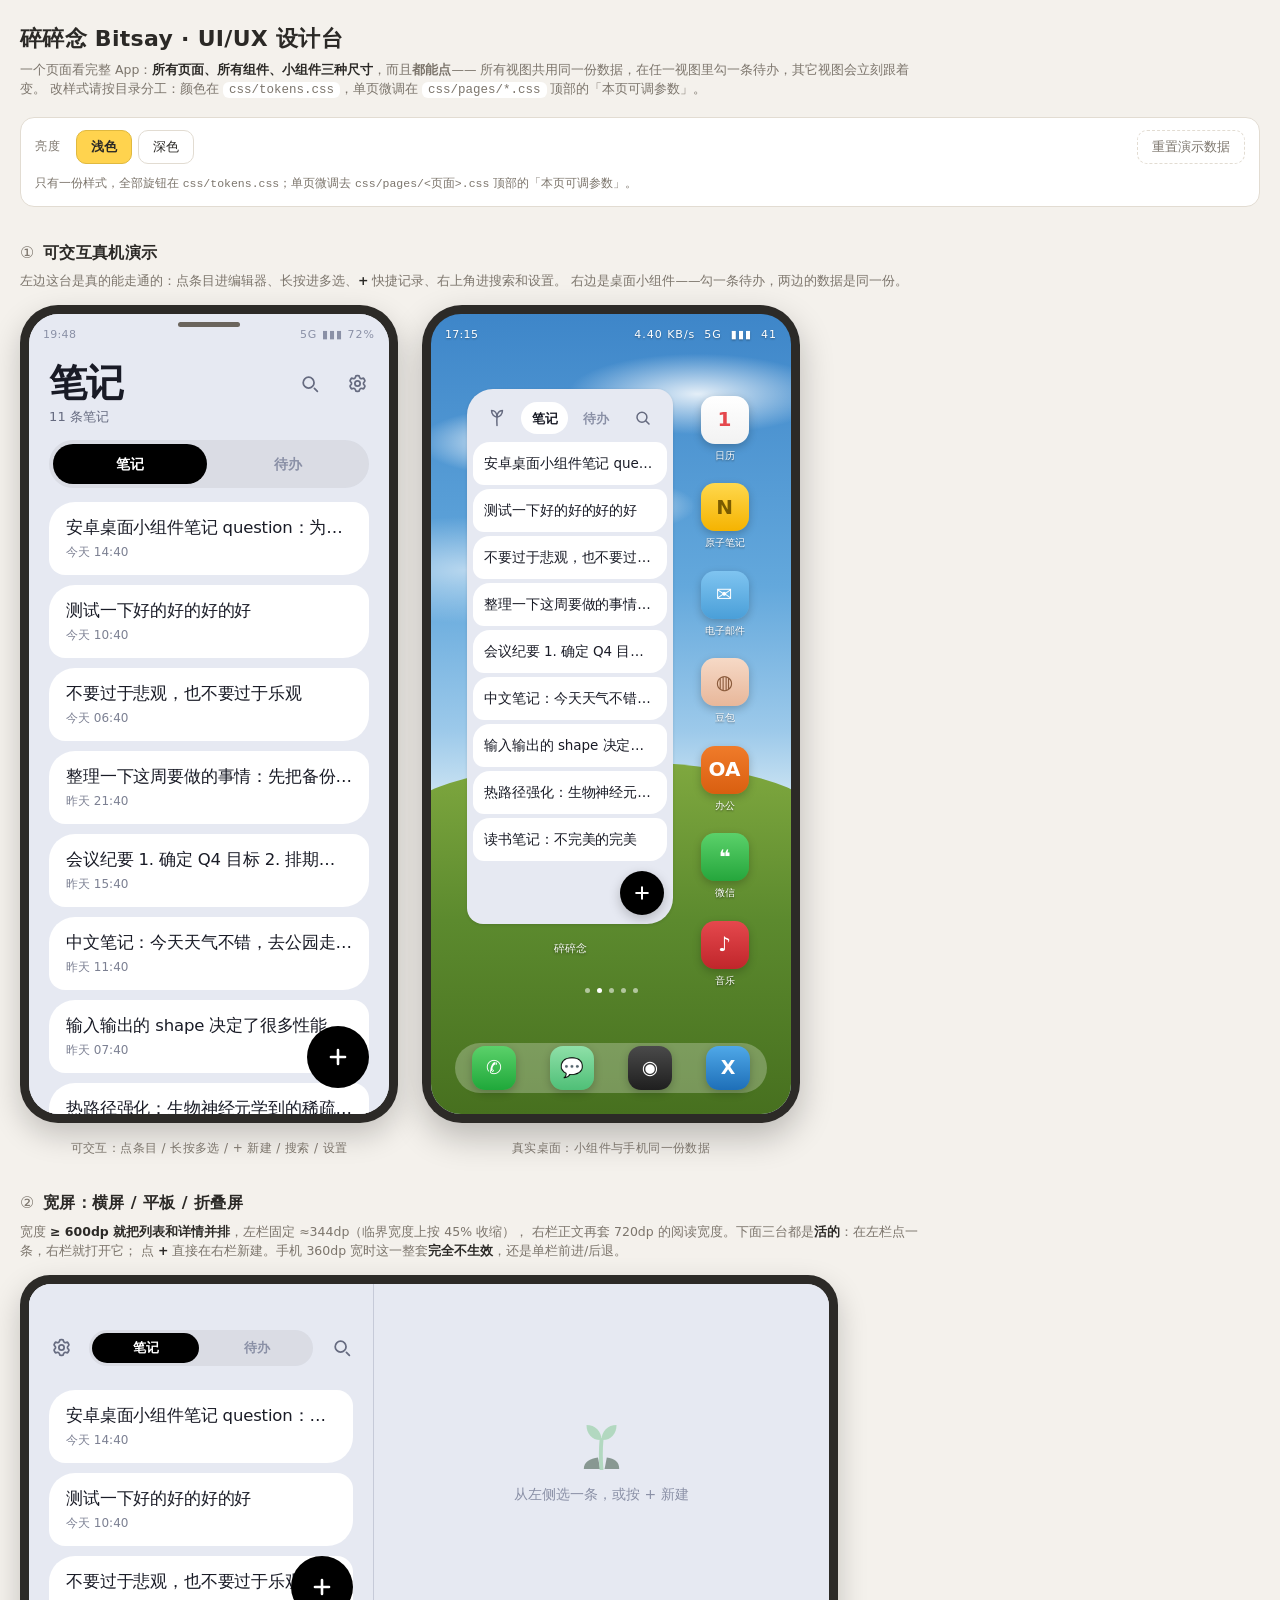
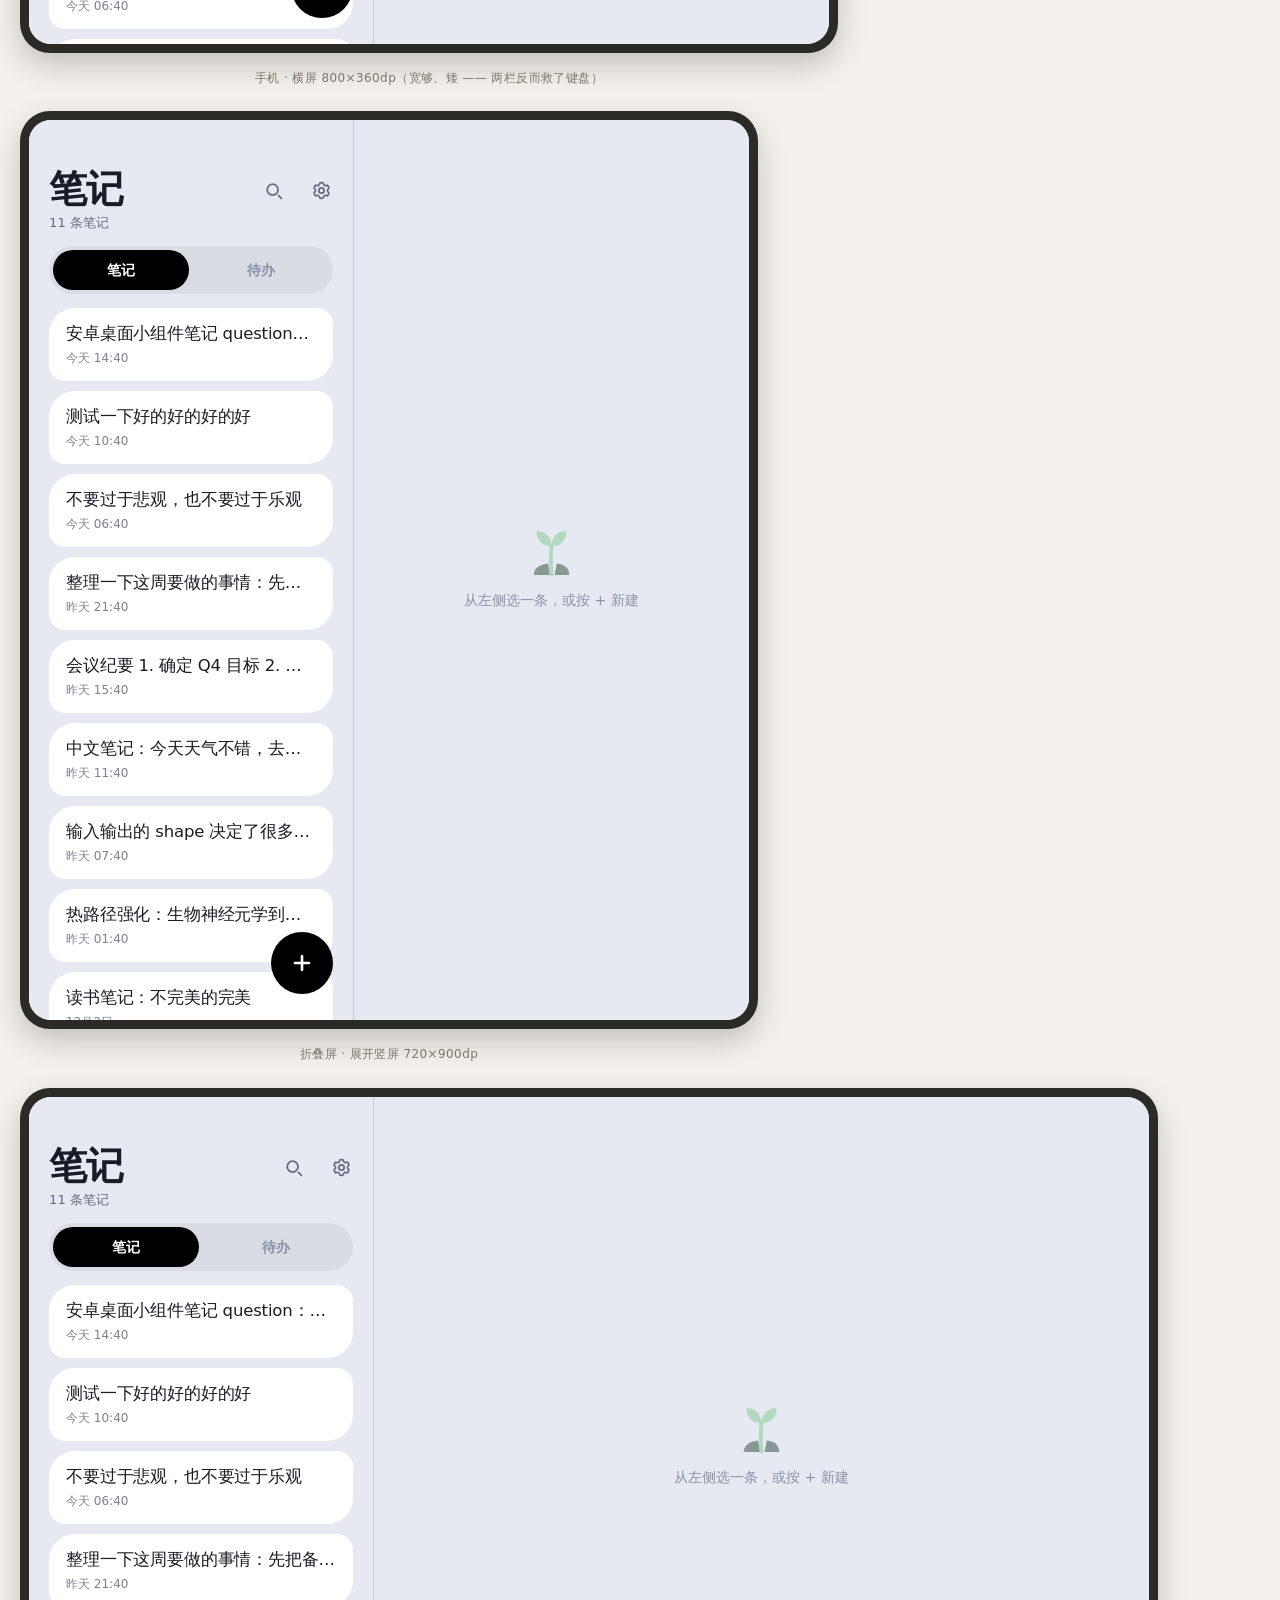
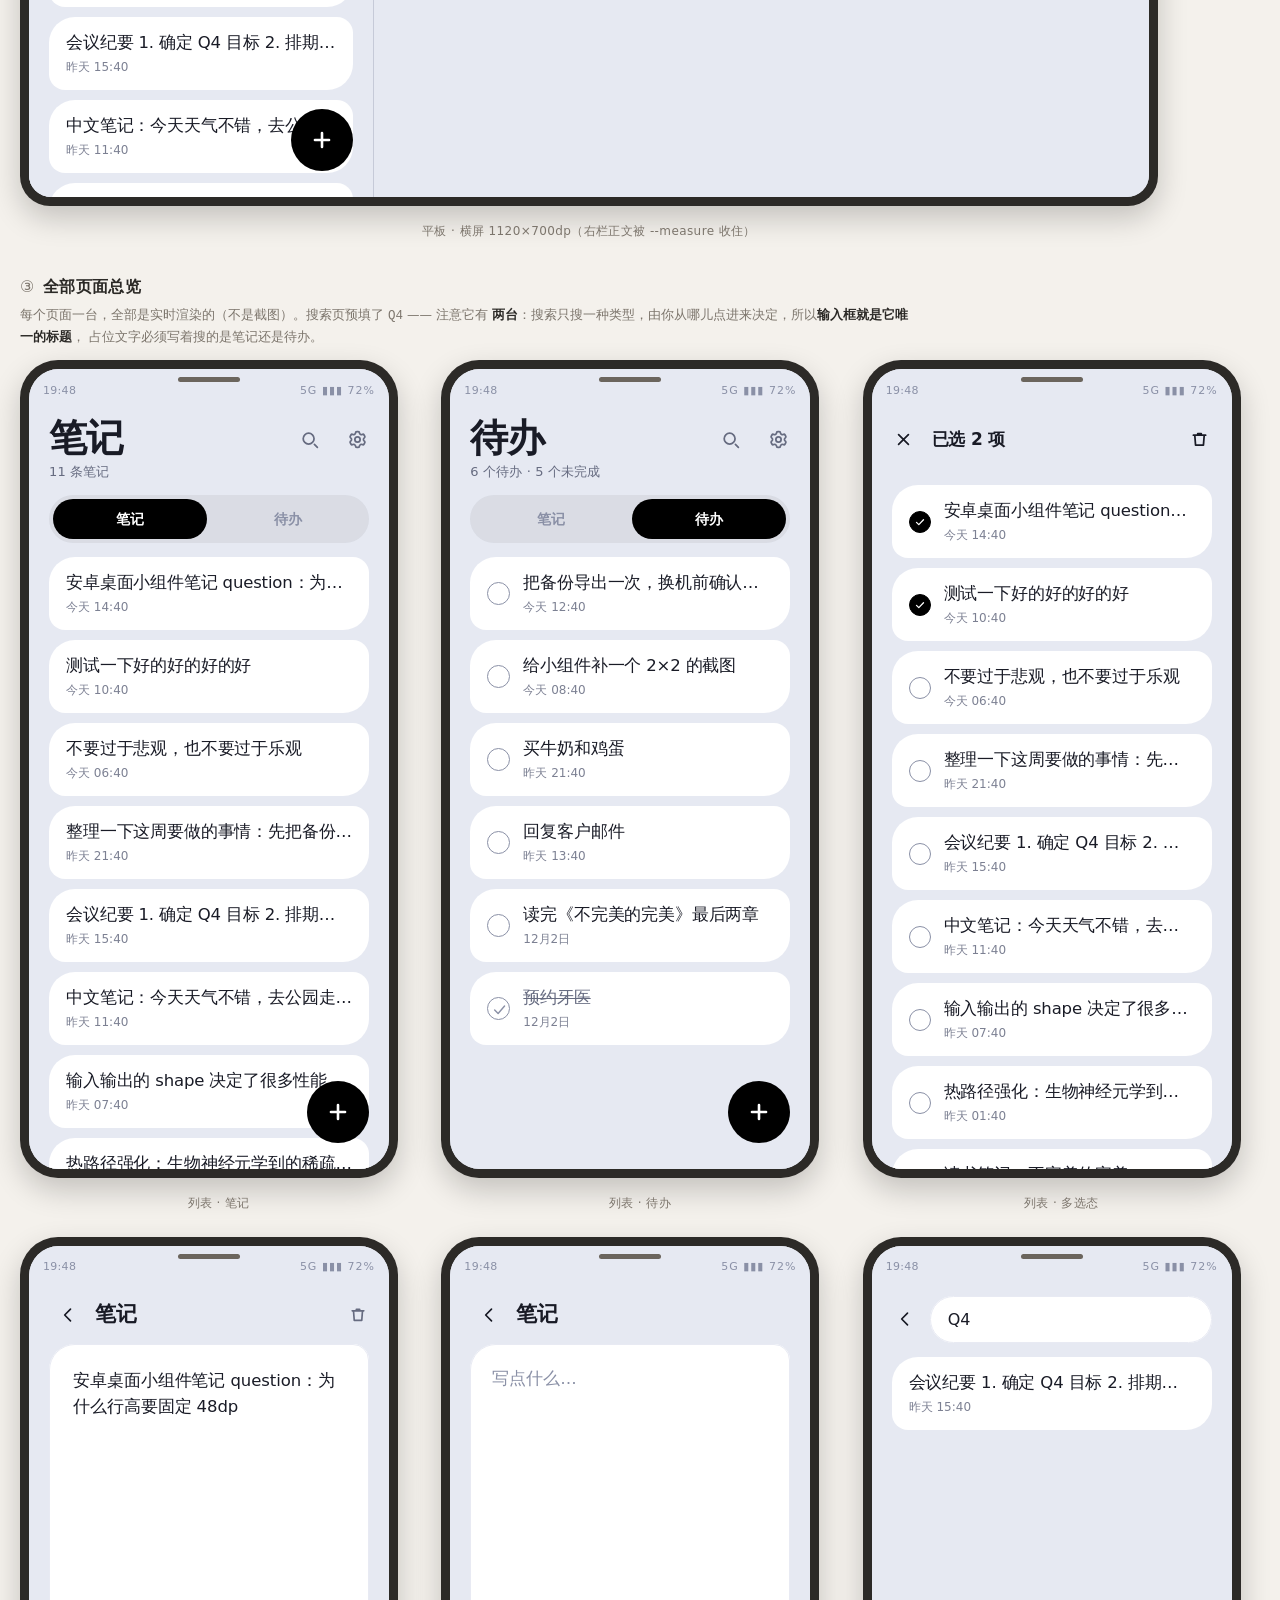
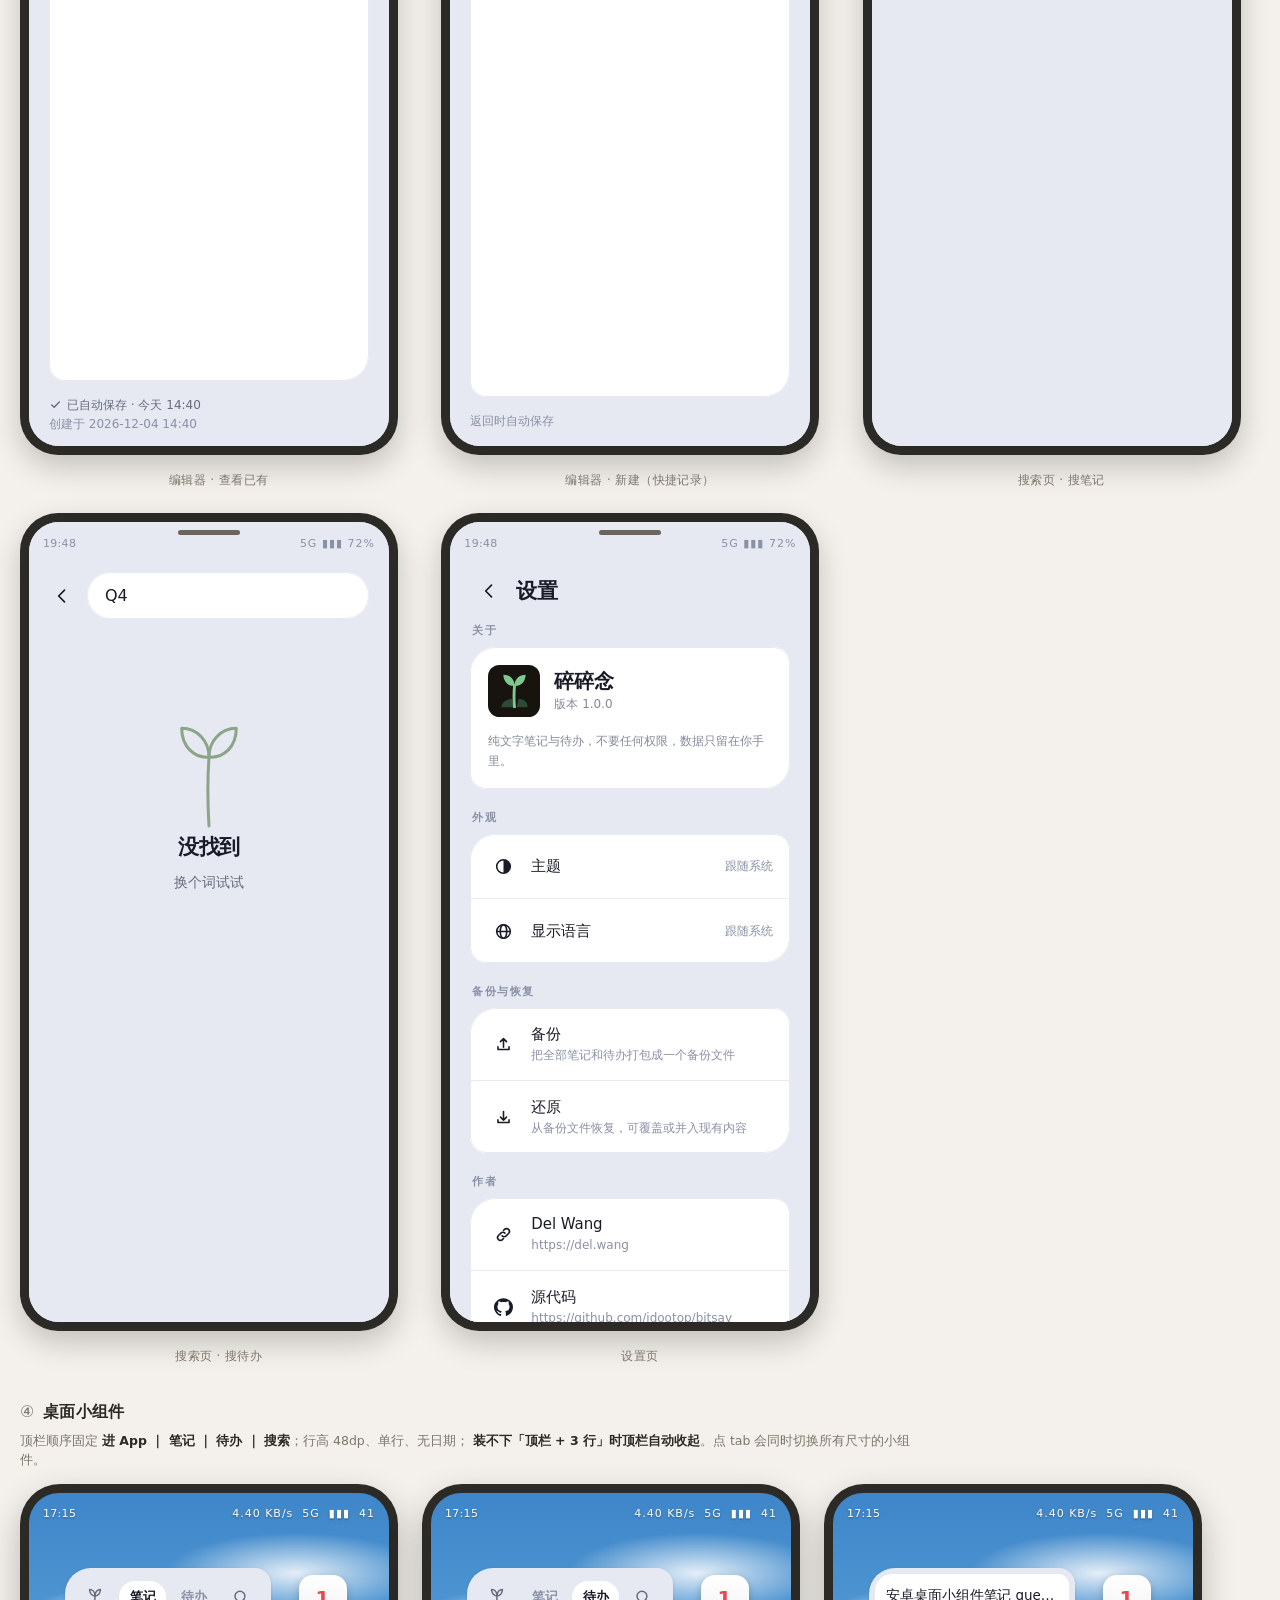
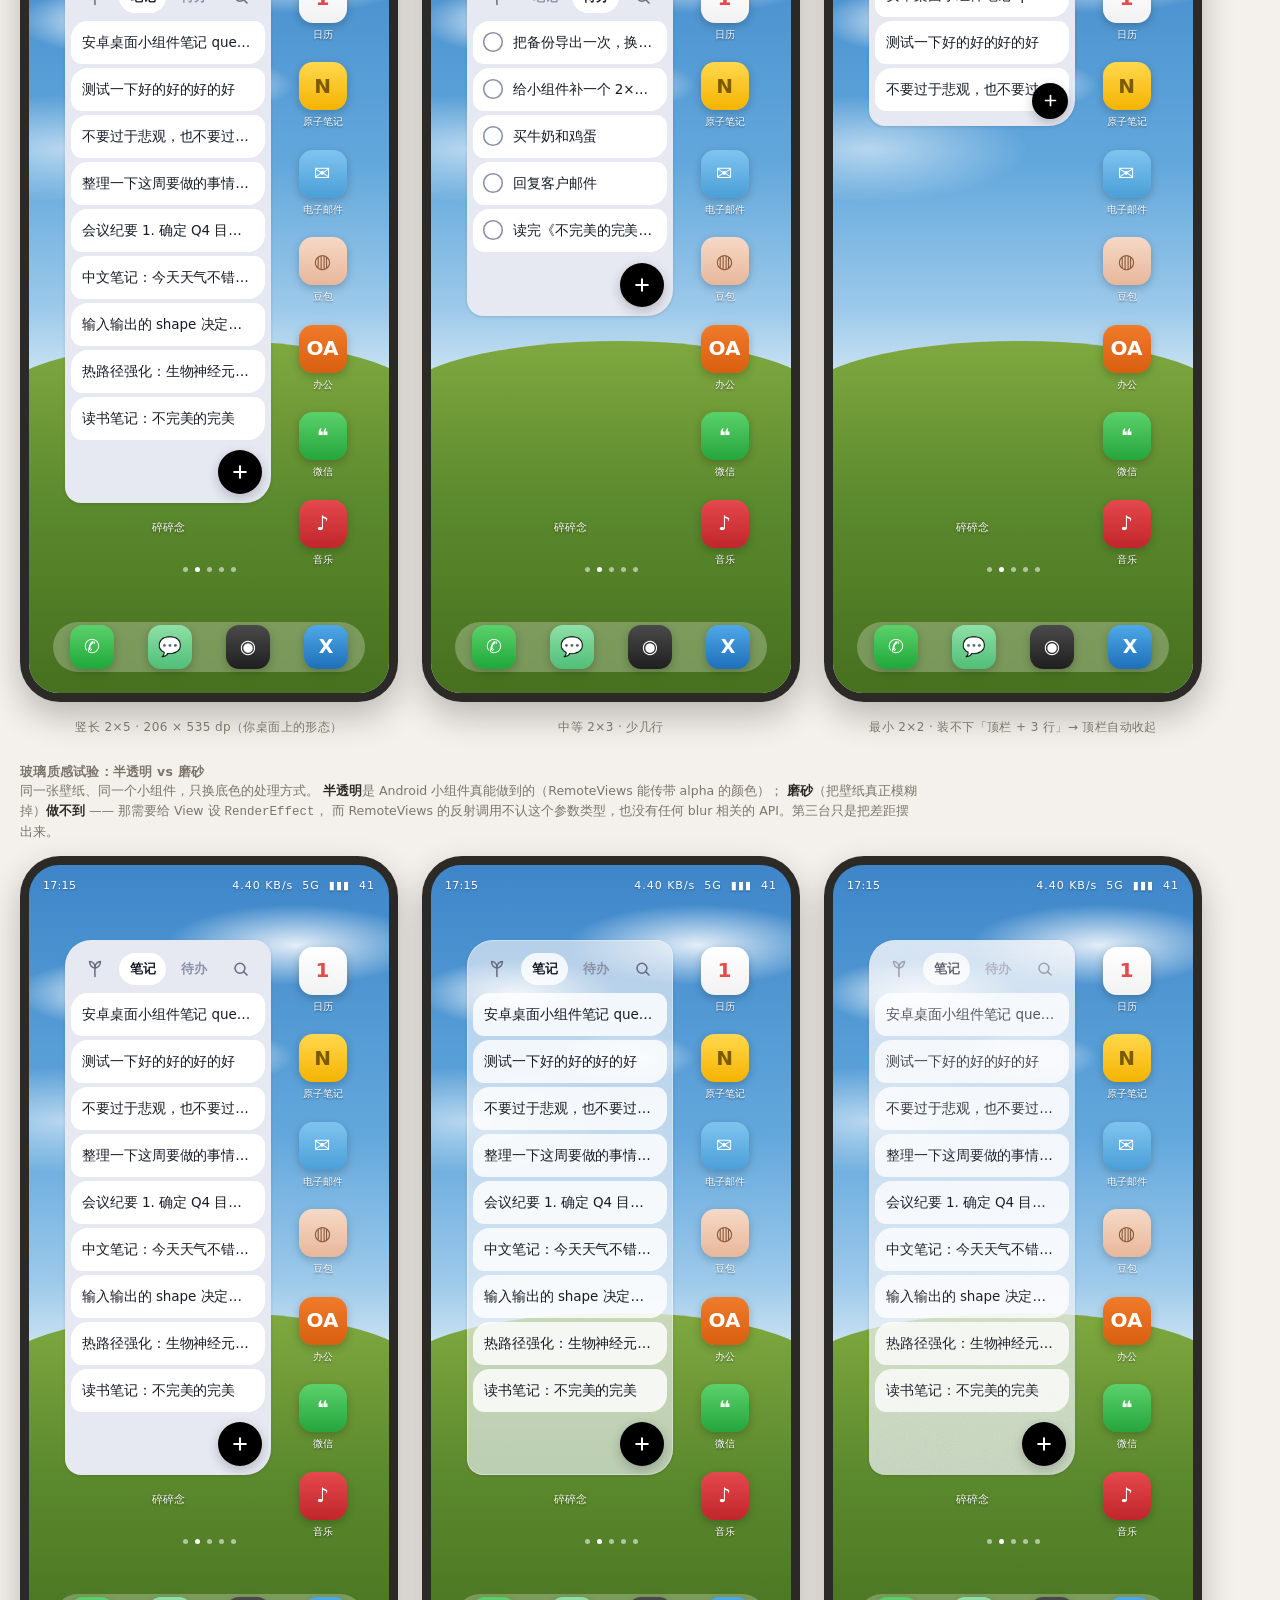
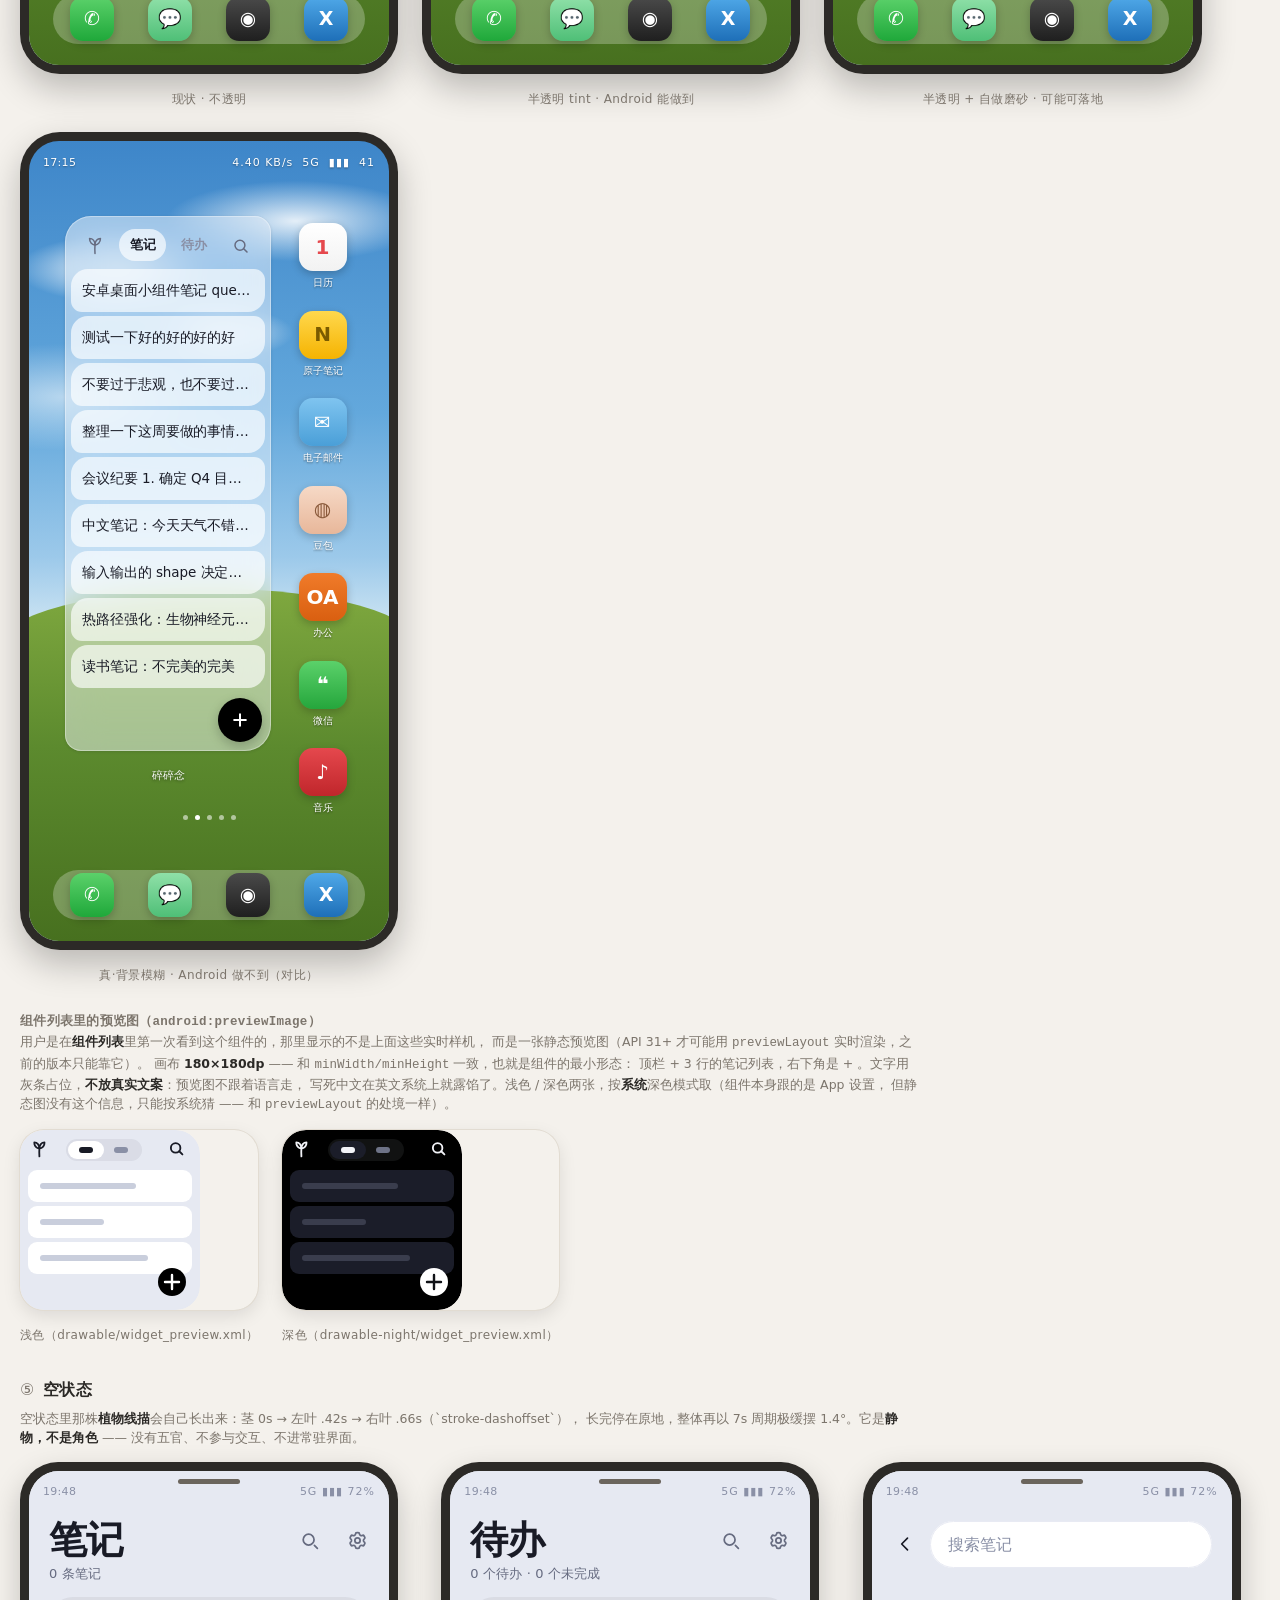
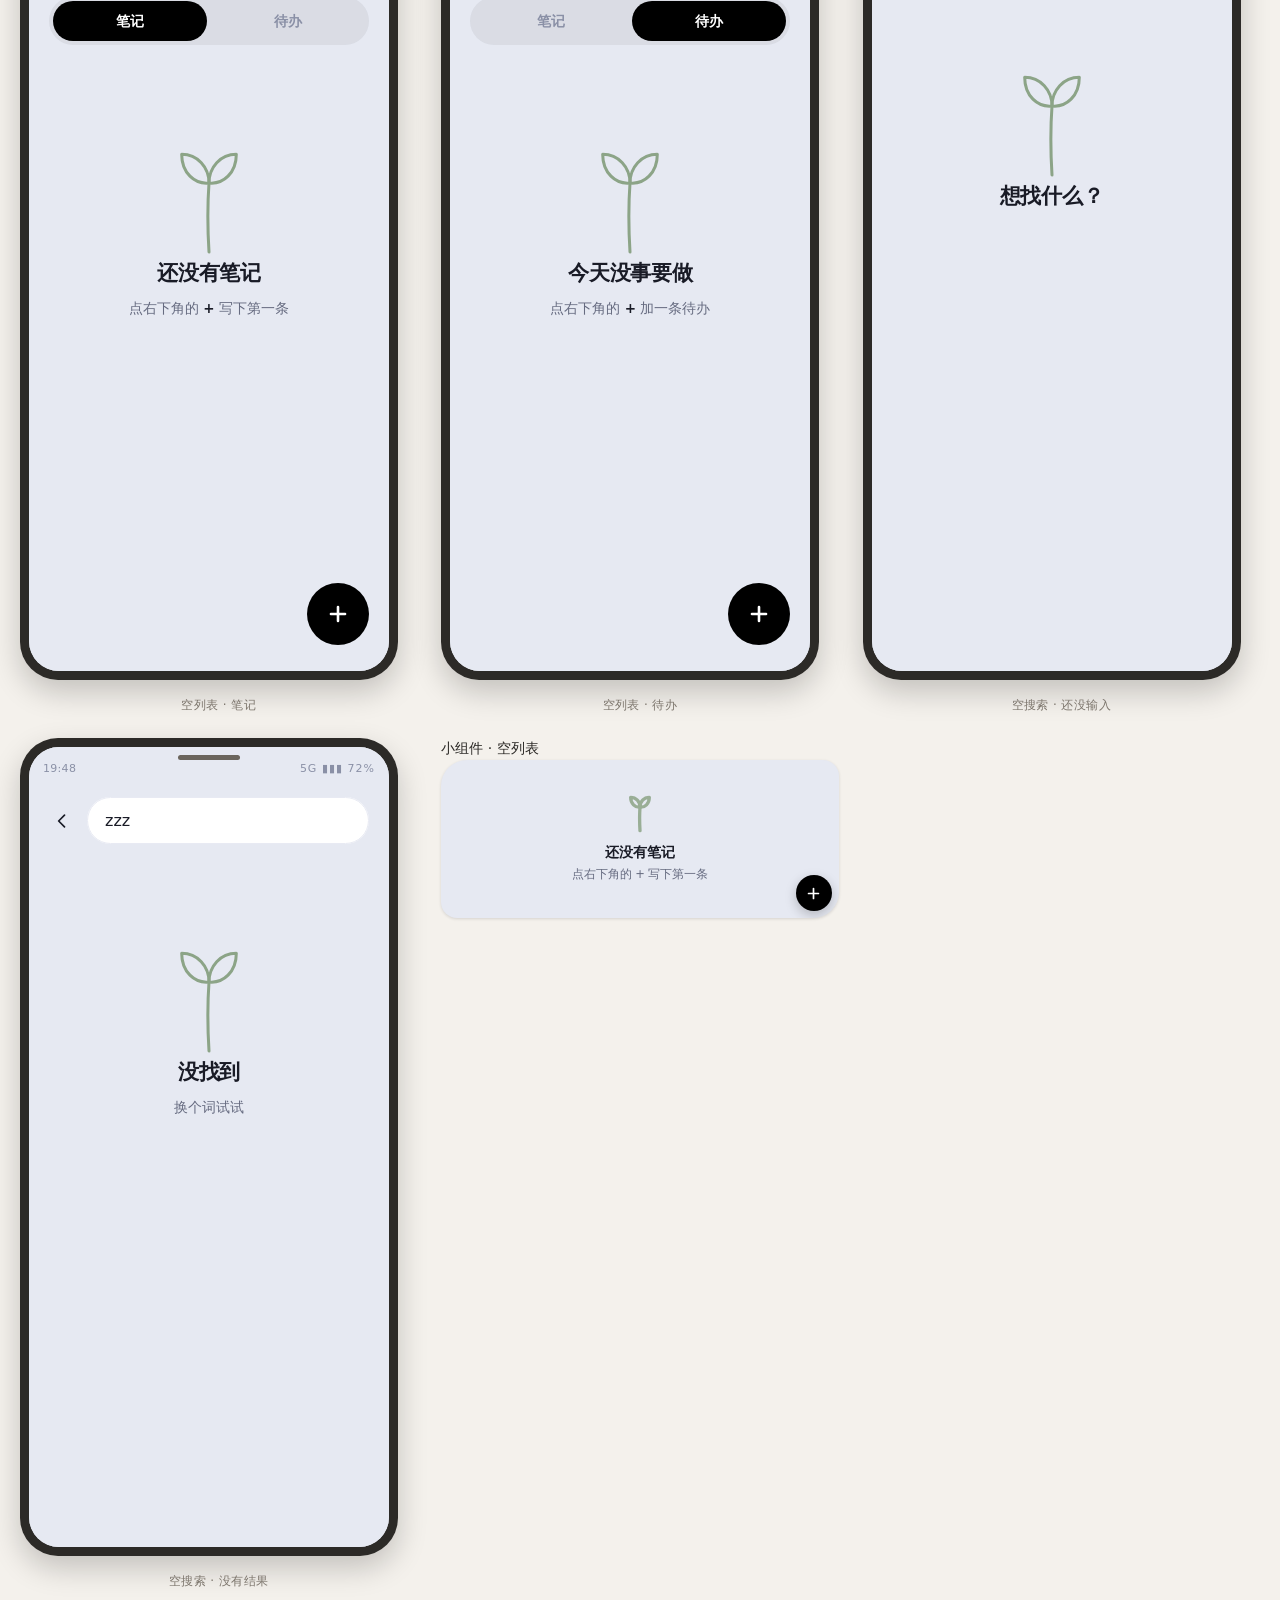
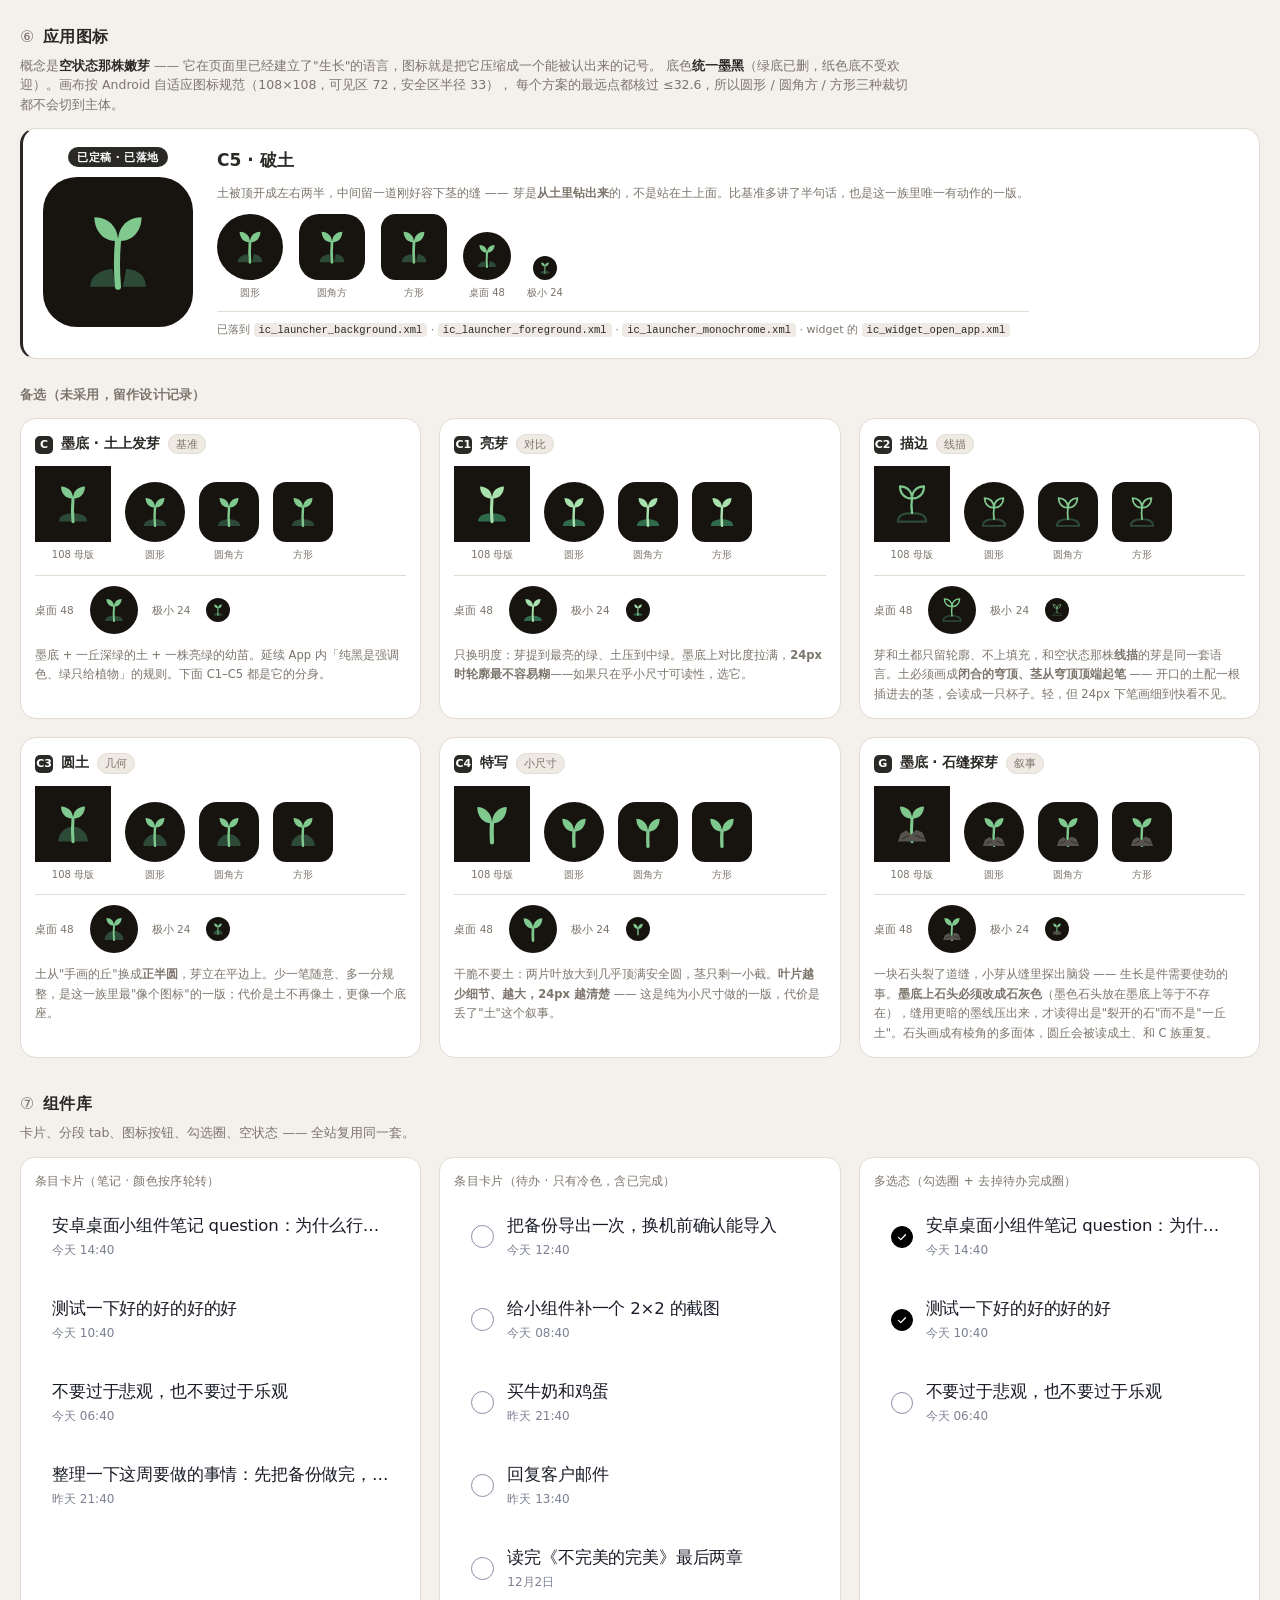
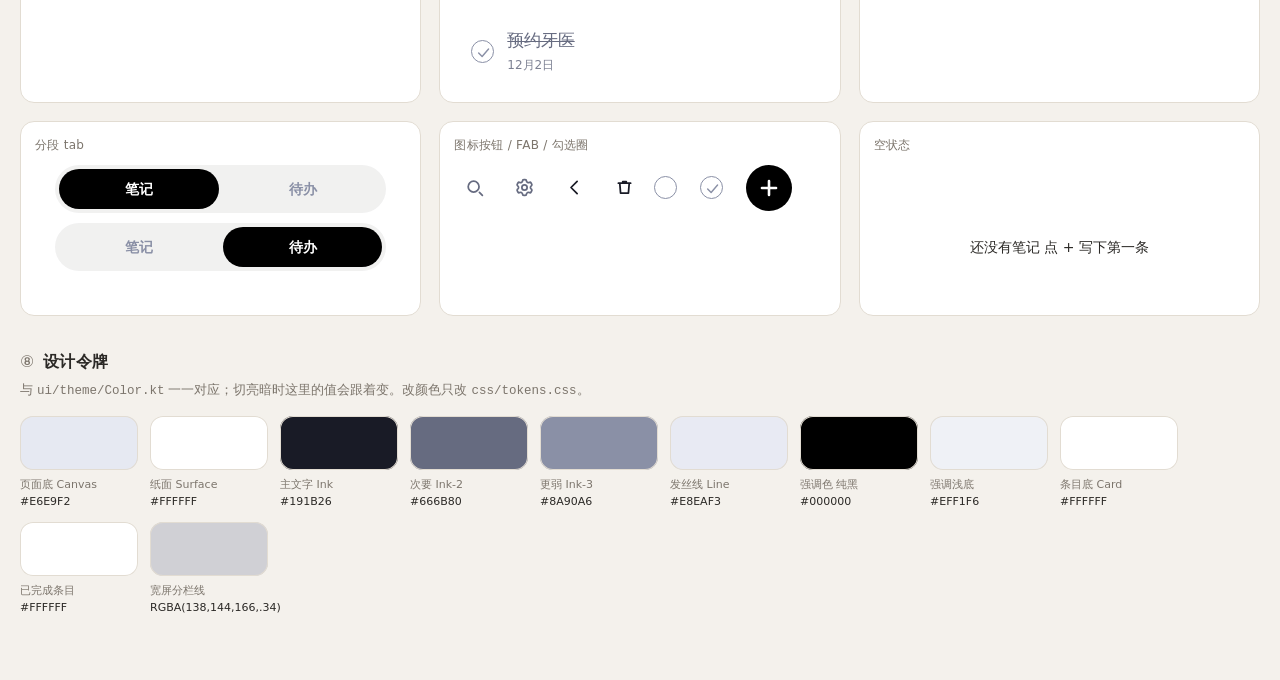
<file: design/index.html>
<!DOCTYPE html>
<html lang="zh-CN">
<head>
<meta charset="utf-8">
<meta name="viewport" content="width=device-width, initial-scale=1">
<title>碎碎念 Bitsay · UI/UX 设计台</title>
<!-- 顺序有讲究：tokens → base → components → 各页面 → 深色 → 演示台 -->
<link rel="stylesheet" href="css/tokens.css">
<link rel="stylesheet" href="css/base.css">
<link rel="stylesheet" href="css/components.css">
<link rel="stylesheet" href="css/pages/list.css">
<link rel="stylesheet" href="css/pages/editor.css">
<link rel="stylesheet" href="css/pages/search.css">
<link rel="stylesheet" href="css/pages/settings.css">
<link rel="stylesheet" href="css/pages/widget.css">
<link rel="stylesheet" href="css/pages/homescreen.css">
<link rel="stylesheet" href="css/pages/wide.css">
<link rel="stylesheet" href="css/dark.css">
<link rel="stylesheet" href="css/board.css">
<link rel="stylesheet" href="css/appicon.css">
</head>
<body data-dark="0">



<div class="shell">
  <h1 class="shell__title">碎碎念 Bitsay · UI/UX 设计台</h1>
  <p class="shell__sub">
    一个页面看完整 App：<b>所有页面、所有组件、小组件三种尺寸</b>，而且<strong>都能点</strong>——
    所有视图共用同一份数据，在任一视图里勾一条待办，其它视图会立刻跟着变。
    改样式请按目录分工：颜色在 <code>css/tokens.css</code>，单页微调在 <code>css/pages/*.css</code> 顶部的「本页可调参数」。
  </p>

  <div class="panel">
    <div class="panel__row">
      <span class="panel__label">亮度</span>
      <div id="modes" style="display:flex;gap:6px">
        <button class="btn" data-d="0" aria-pressed="true">浅色</button>
        <button class="btn" data-d="1">深色</button>
      </div>
      <span class="spacer"></span>
      <button class="btn btn--ghost" id="reset">重置演示数据</button>
    </div>
    <div class="panel__row" style="margin-top:10px">
      <span class="hint">
        只有一份样式，全部旋钮在 <code>css/tokens.css</code>；单页微调去
        <code>css/pages/&lt;页面&gt;.css</code> 顶部的「本页可调参数」。
      </span>
    </div>
  </div>

  <h2 class="sect-title"><span class="n">①</span>可交互真机演示</h2>
  <p class="sect-sub">左边这台是真的能走通的：点条目进编辑器、长按进多选、<b>+</b> 快捷记录、右上角进搜索和设置。
    右边是桌面小组件——勾一条待办，两边的数据是同一份。</p>
  <div class="stage" id="demo"></div>

  <h2 class="sect-title"><span class="n">②</span>宽屏：横屏 / 平板 / 折叠屏</h2>
  <p class="sect-sub">宽度 <b>≥ 600dp 就把列表和详情并排</b>，左栏固定 ≈344dp（临界宽度上按 45% 收缩），
    右栏正文再套 720dp 的阅读宽度。下面三台都是<b>活的</b>：在左栏点一条，右栏就打开它；
    点 <b>+</b> 直接在右栏新建。手机 360dp 宽时这一整套<b>完全不生效</b>，还是单栏前进/后退。</p>
  <div class="stage" id="wide"></div>

  <h2 class="sect-title"><span class="n">③</span>全部页面总览</h2>
  <p class="sect-sub">每个页面一台，全部是实时渲染的（不是截图）。搜索页预填了 <code>Q4</code> —— 注意它有
    <b>两台</b>：搜索只搜一种类型，由你从哪儿点进来决定，所以<b>输入框就是它唯一的标题</b>，
    占位文字必须写着搜的是笔记还是待办。</p>
  <div class="grid" id="overview"></div>

  <h2 class="sect-title"><span class="n">④</span>桌面小组件</h2>
  <p class="sect-sub">顶栏顺序固定 <b>进 App ｜ 笔记 ｜ 待办 ｜ 搜索</b>；行高 48dp、单行、无日期；
    <b>装不下「顶栏 + 3 行」时顶栏自动收起</b>。点 tab 会同时切换所有尺寸的小组件。</p>
  <div class="stage" id="widgets"></div>

  <h3 class="sect-sub3">玻璃质感试验：半透明 vs 磨砂</h3>
  <p class="sect-sub">同一张壁纸、同一个小组件，只换底色的处理方式。
    <b>半透明</b>是 Android 小组件真能做到的（RemoteViews 能传带 alpha 的颜色）；
    <b>磨砂</b>（把壁纸真正模糊掉）<b>做不到</b> —— 那需要给 View 设 <code>RenderEffect</code>，
    而 RemoteViews 的反射调用不认这个参数类型，也没有任何 blur 相关的 API。第三台只是把差距摆出来。</p>
  <div class="stage" id="glasstrial"></div>

  <h3 class="sect-sub3">组件列表里的预览图（<code>android:previewImage</code>）</h3>
  <p class="sect-sub">用户是在<b>组件列表</b>里第一次看到这个组件的，那里显示的不是上面这些实时样机，
    而是一张静态预览图（API 31+ 才可能用 <code>previewLayout</code> 实时渲染，之前的版本只能靠它）。
    画布 <b>180×180dp</b> —— 和 <code>minWidth/minHeight</code> 一致，也就是组件的最小形态：
    顶栏 + 3 行的笔记列表，右下角是 + 。文字用灰条占位，<b>不放真实文案</b>：预览图不跟着语言走，
    写死中文在英文系统上就露馅了。浅色 / 深色两张，按<b>系统</b>深色模式取（组件本身跟的是 App 设置，
    但静态图没有这个信息，只能按系统猜 —— 和 <code>previewLayout</code> 的处境一样）。</p>
  <div class="stage" id="widgetpreview"></div>


  <h2 class="sect-title"><span class="n">⑤</span>空状态</h2>
  <p class="sect-sub">空状态里那株<b>植物线描</b>会自己长出来：茎 0s → 左叶 .42s → 右叶 .66s（`stroke-dashoffset`），
    长完停在原地，整体再以 7s 周期极缓摆 1.4°。它是<b>静物，不是角色</b> —— 没有五官、不参与交互、不进常驻界面。</p>
  <div class="grid" id="empties"></div>

  <h2 class="sect-title"><span class="n">⑥</span>应用图标</h2>
  <p class="sect-sub">概念是<b>空状态那株嫩芽</b> —— 它在页面里已经建立了"生长"的语言，图标就是把它压缩成一个能被认出来的记号。
    底色<b>统一墨黑</b>（绿底已删，纸色底不受欢迎）。画布按 Android 自适应图标规范（108×108，可见区 72，安全区半径 33），
    每个方案的最远点都核过 ≤32.6，所以圆形 / 圆角方 / 方形三种裁切都不会切到主体。</p>
  <div id="appicon-final"></div>
  <h3 class="sect-sub3">备选（未采用，留作设计记录）</h3>
  <div class="icons-grid" id="appicons"></div>

  <h2 class="sect-title"><span class="n">⑦</span>组件库</h2>
  <p class="sect-sub">卡片、分段 tab、图标按钮、勾选圈、空状态 —— 全站复用同一套。</p>
  <div class="knobs" id="components"></div>

  <h2 class="sect-title"><span class="n">⑧</span>设计令牌</h2>
  <p class="sect-sub">与 <code>ui/theme/Color.kt</code> 一一对应；切亮暗时这里的值会跟着变。改颜色只改 <code>css/tokens.css</code>。</p>
  <div class="pal" id="palette"></div>

  </div>
</div>

<script src="js/icons.js"></script>
<script src="js/store.js"></script>
<script src="js/sprout.js"></script>
<script src="js/brand.js"></script>
<script src="js/appicon.js"></script>
<script src="js/ui.js"></script>
<script src="js/pages/list.js"></script>
<script src="js/pages/editor.js"></script>
<script src="js/pages/search.js"></script>
<script src="js/pages/settings.js"></script>
<script src="js/pages/widget.js"></script>
<script src="js/app.js"></script>
</body>
</html>
</file>
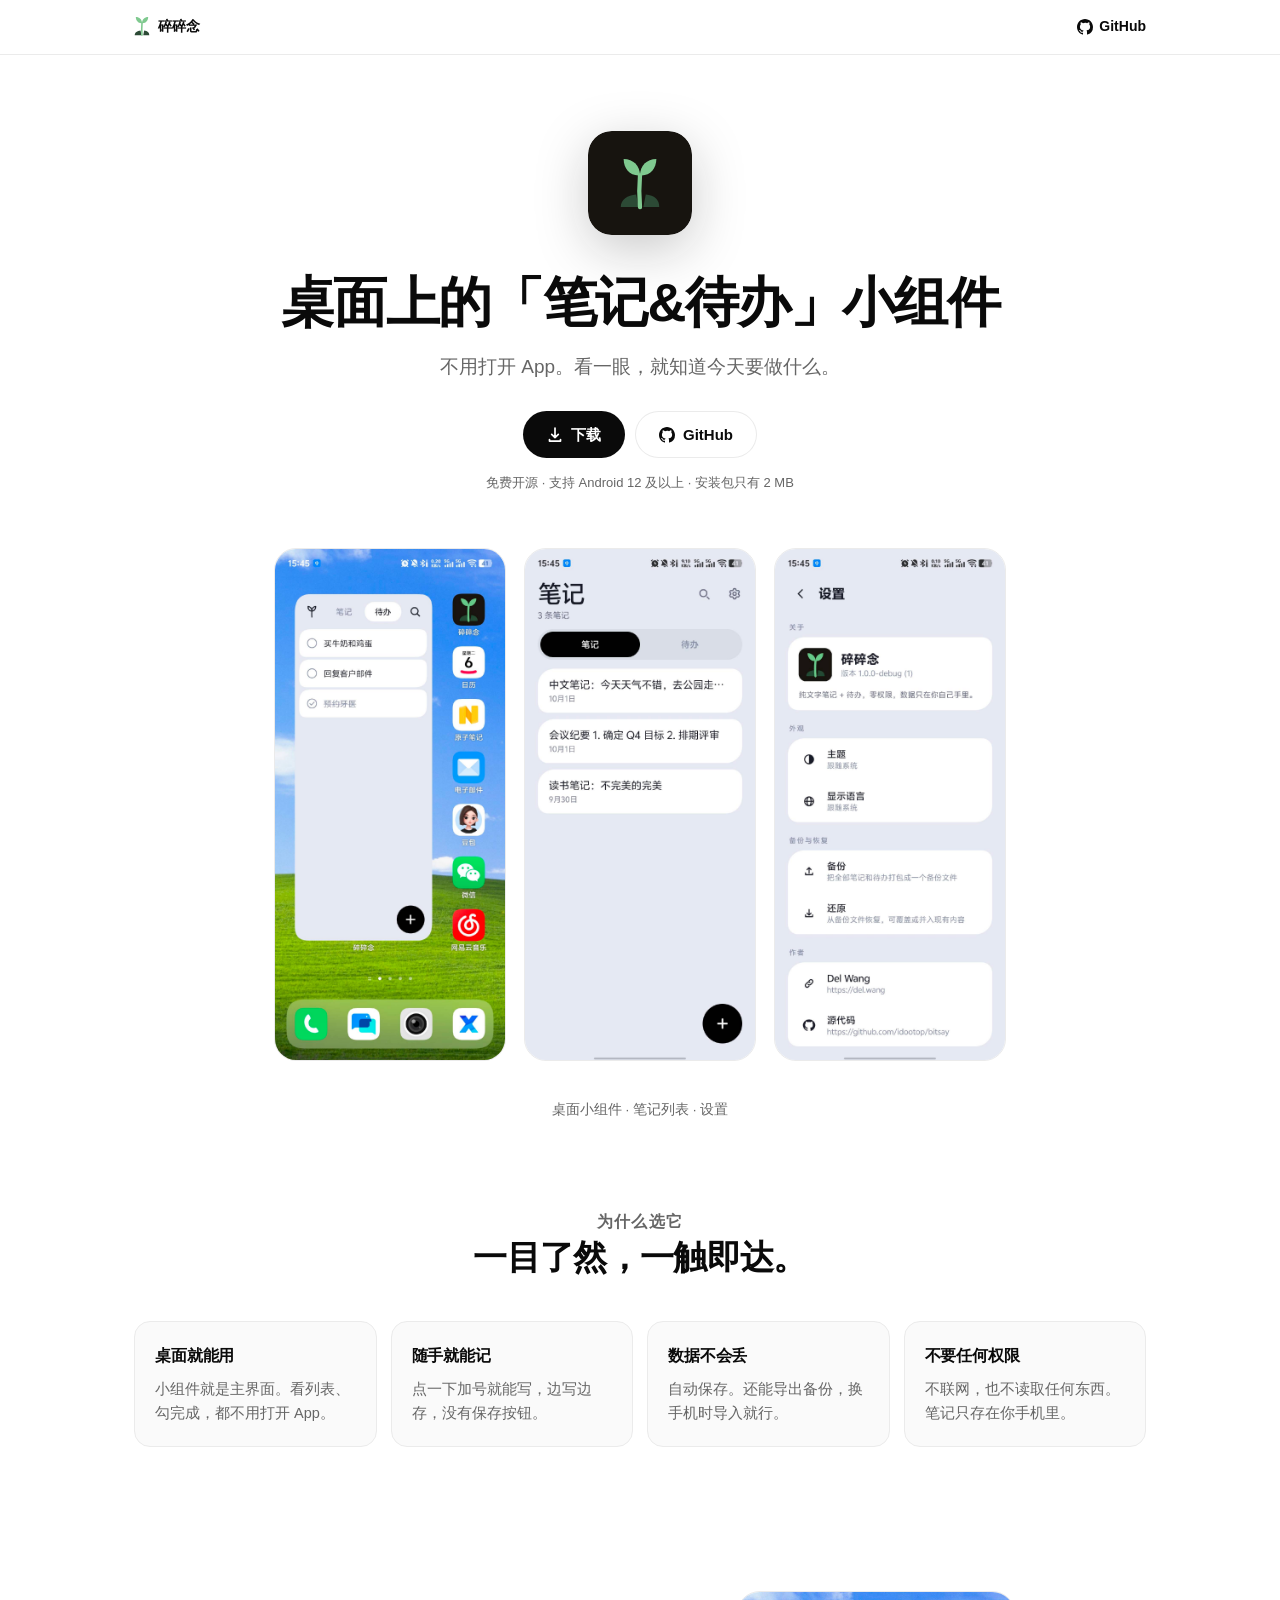
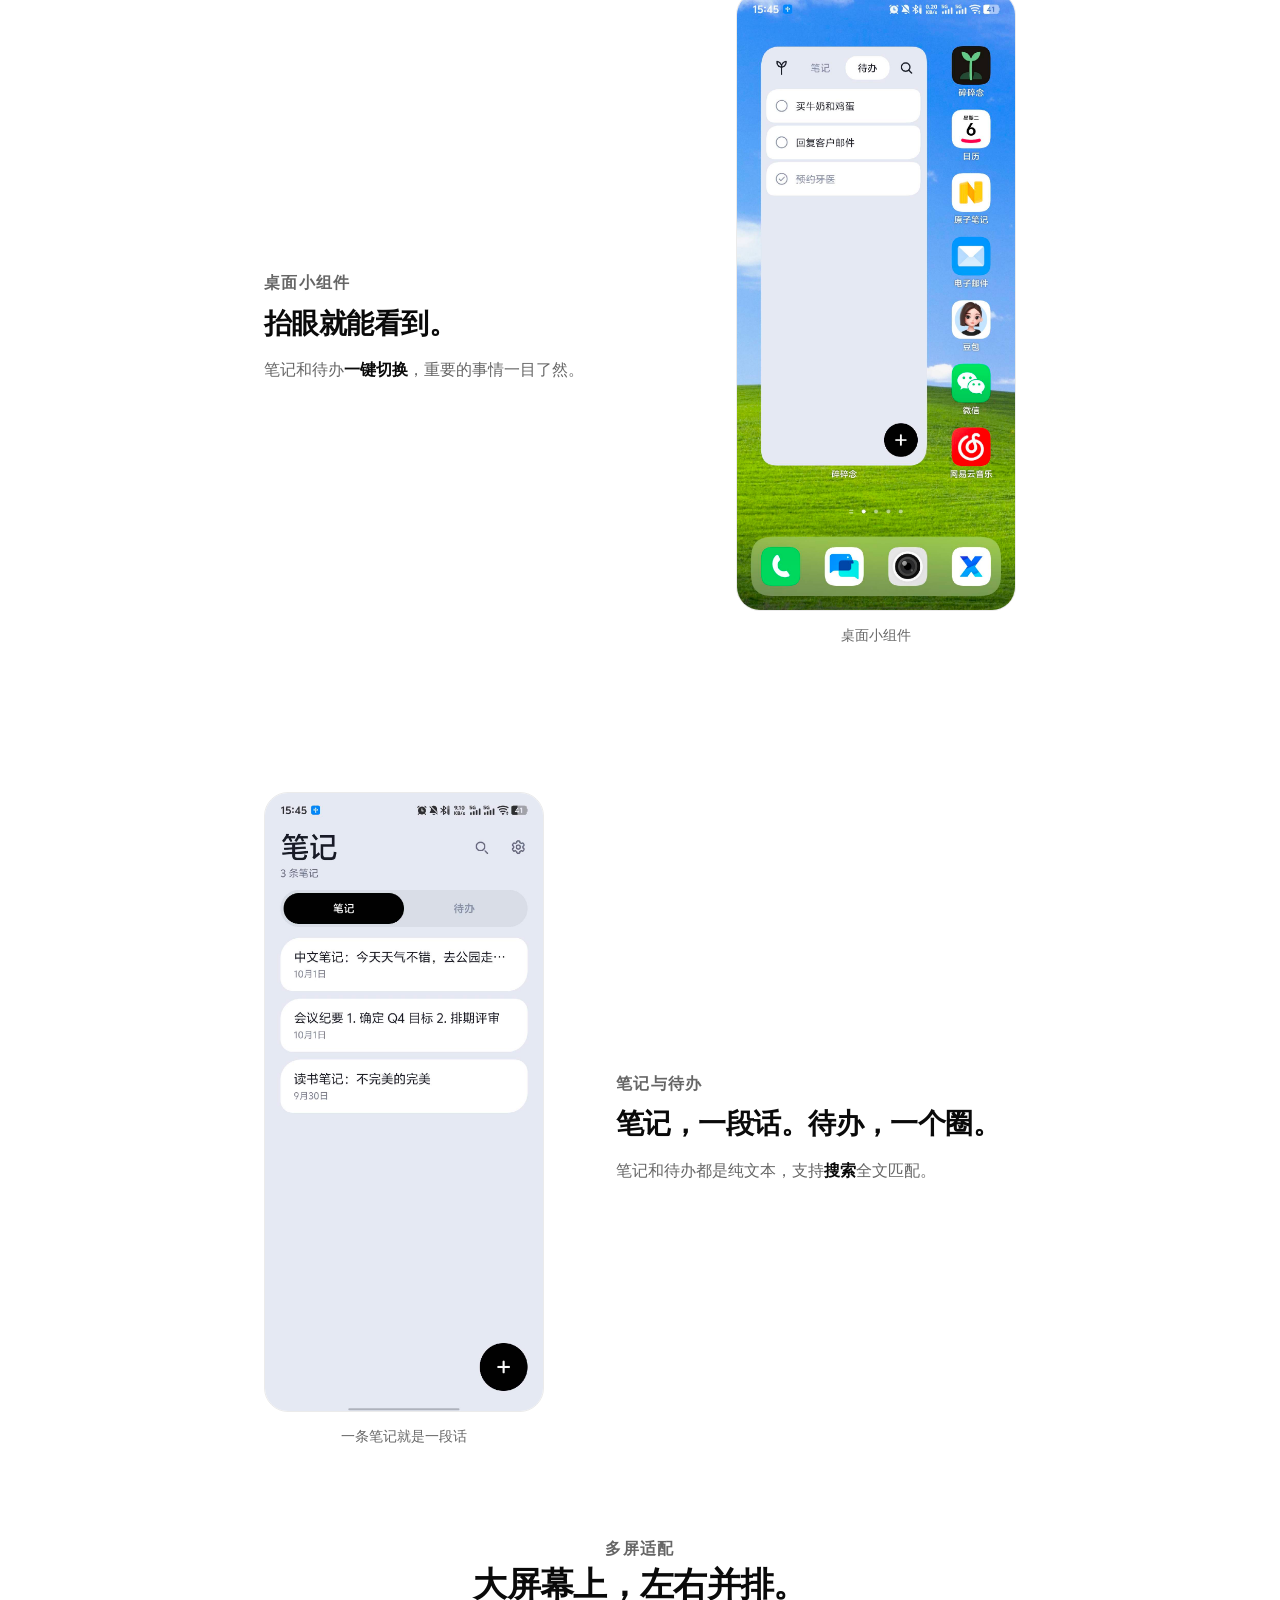
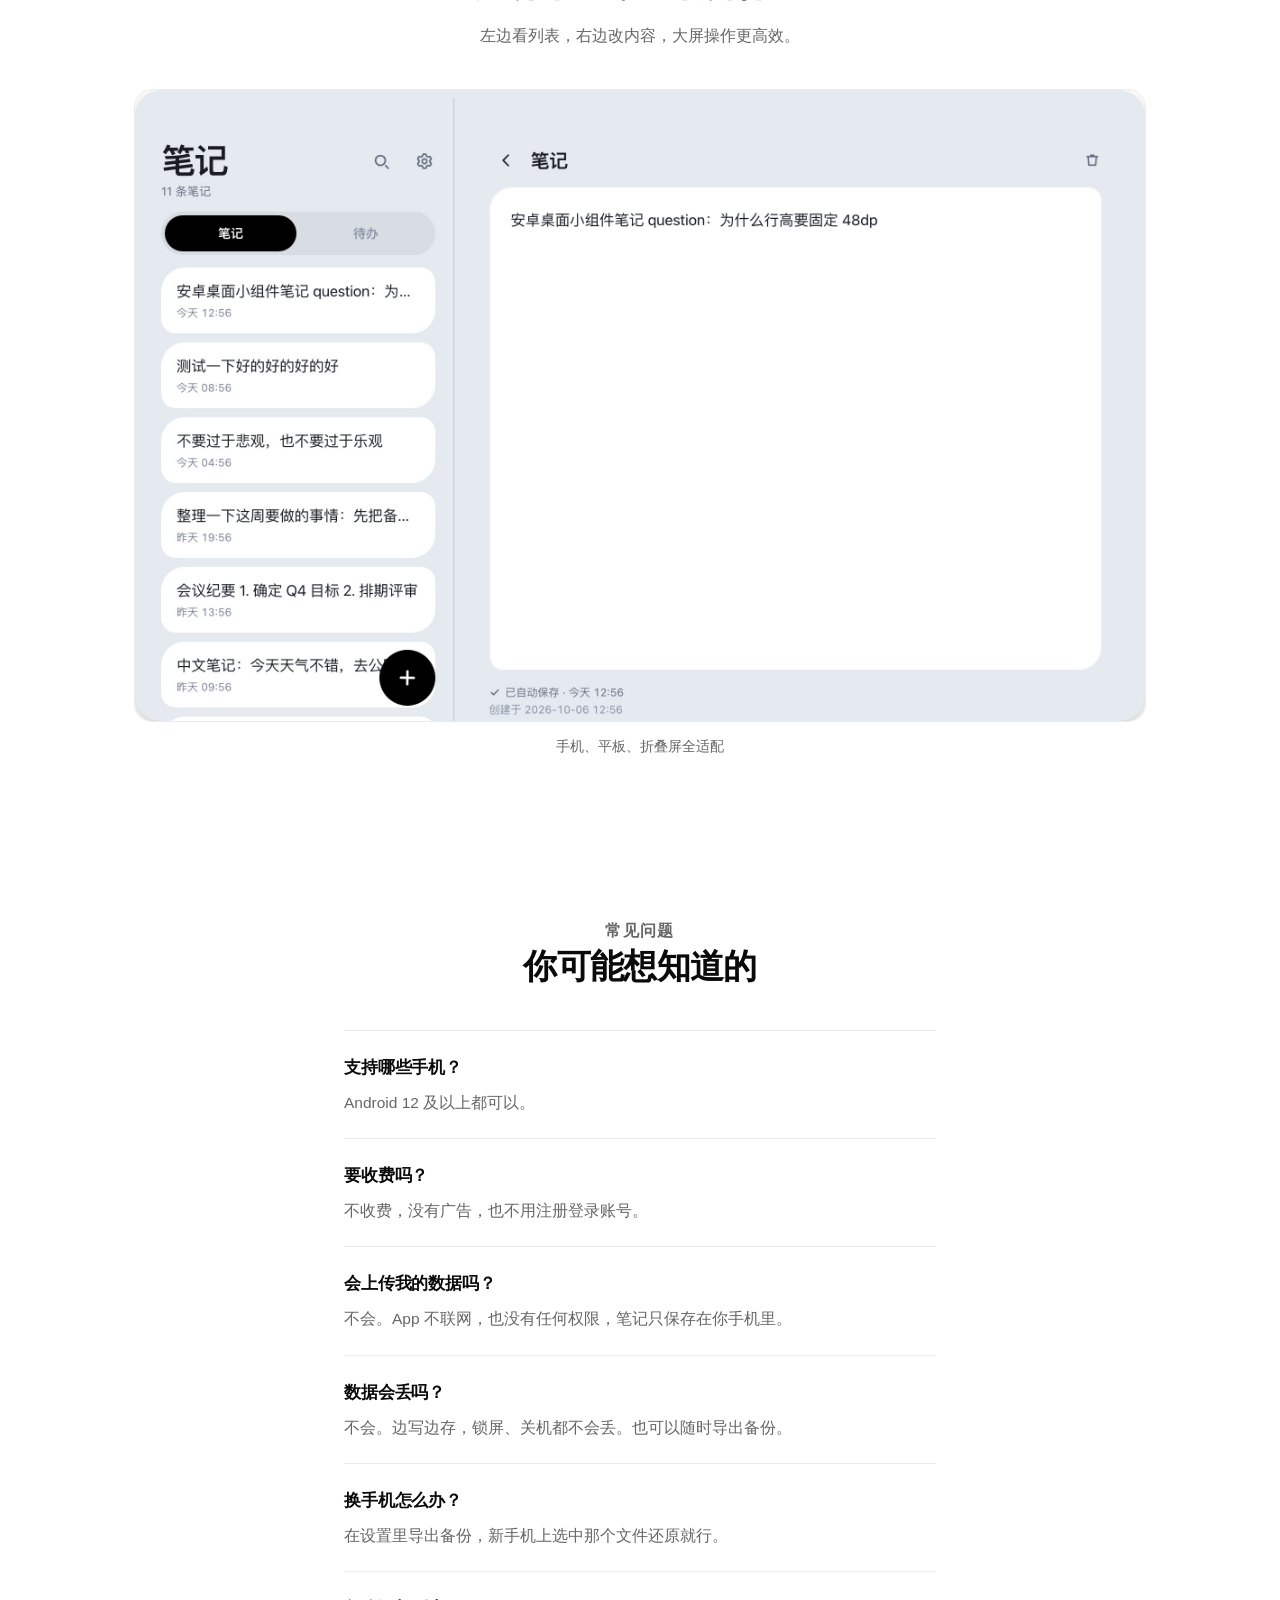
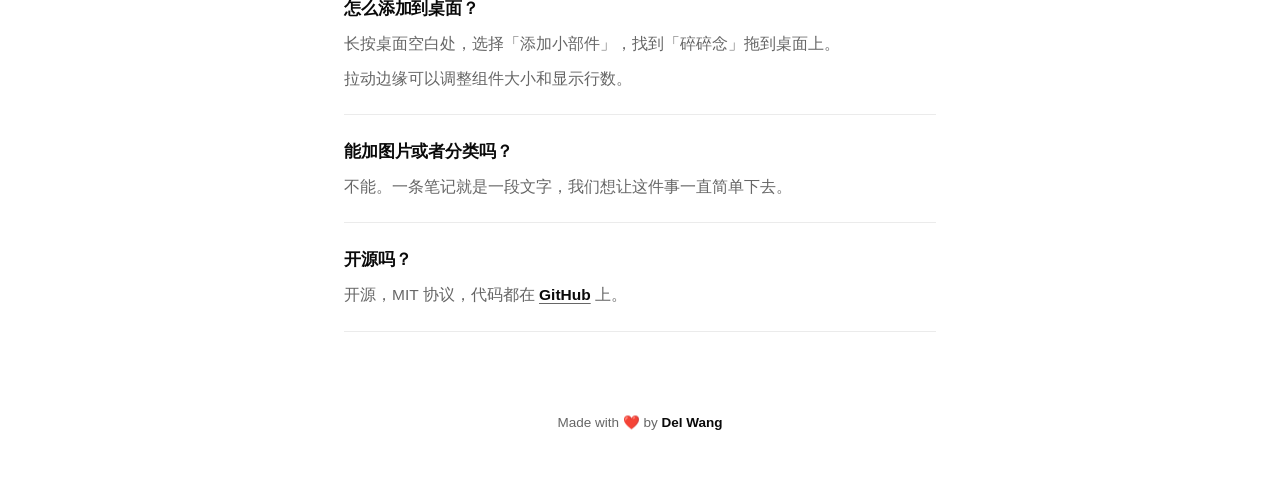
<file: website/index.html>
<!doctype html>
<html lang="zh-CN">

<head>
  <meta charset="utf-8" />
  <meta name="viewport" content="width=device-width, initial-scale=1, viewport-fit=cover" />
  <title>碎碎念 — 桌面上的笔记和待办</title>
  <meta name="description" content="不用打开 App，桌面上就能看列表、勾完成、记一句。免费开源，不申请任何权限，不联网，笔记只存在你手机里。" />
  <link rel="canonical" href="https://bitsay.del.wang/" />
  <link rel="icon" type="image/svg+xml" href="logo.svg" />
  <link rel="apple-touch-icon" href="icon.png" />
  <meta property="og:url" content="https://bitsay.del.wang/" />
  <meta property="og:type" content="website" />
  <meta property="og:title" content="碎碎念 — 桌面上的笔记和待办" />
  <meta property="og:description" content="不用打开 App，桌面上就能看、能勾、能写。不申请权限，不联网。" />
  <meta property="og:image" content="https://bitsay.del.wang/og.jpg" />
  <meta name="twitter:card" content="summary_large_image" />
  <style>
    :root {
      --bg: #fff;
      --fg: #0a0a0a;
      --mute: #666;
      --line: #ebebeb;
      --soft: #fafafa;
      --soft2: #f2f2f2;
      /* 和 App 同一套色：画布是冷灰，卡片纯白，强调色纯黑 */
      --canvas: #e6e9f2;
    }

    @media (prefers-color-scheme:dark) {
      :root {
        --bg: #000;
        --fg: #ededed;
        --mute: #a1a1a1;
        --line: #1f1f1f;
        --soft: #0a0a0a;
        --soft2: #141414;
        --canvas: #101119;
      }
    }

    * {
      box-sizing: border-box
    }

    html {
      -webkit-text-size-adjust: 100%;
      scroll-behavior: smooth
    }

    body {
      margin: 0;
      background: var(--bg);
      color: var(--fg);
      font: 17px/1.7 -apple-system, BlinkMacSystemFont, "PingFang SC", "Hiragino Sans GB", Segoe UI, Roboto, sans-serif;
      -webkit-font-smoothing: antialiased
    }

    a {
      color: inherit;
      text-decoration: none
    }

    img {
      max-width: 100%;
      height: auto
    }

    .wrap {
      max-width: 1060px;
      margin: 0 auto;
      padding: 0 24px
    }

    /* nav */
    header {
      position: sticky;
      top: 0;
      z-index: 30;
      background: var(--bg);
      background: color-mix(in srgb, var(--bg) 82%, transparent);
      -webkit-backdrop-filter: saturate(180%) blur(20px);
      backdrop-filter: saturate(180%) blur(20px);
      border-bottom: 1px solid var(--line)
    }

    .nav {
      display: flex;
      align-items: center;
      height: 54px;
      font-size: 14px
    }

    .nav .b {
      display: flex;
      align-items: center;
      gap: 8px;
      font-weight: 650
    }

    .nav .b img {
      height: 21px;
      width: auto
    }

    .nav .r {
      margin-left: auto;
      display: flex;
      align-items: center;
      gap: 16px
    }

    .nav .gh {
      display: inline-flex;
      align-items: center;
      gap: 6px;
      font-weight: 550
    }

    .i {
      width: 16px;
      height: 16px;
      fill: currentColor;
      flex: none
    }

    /* hero */
    .hero {
      text-align: center;
      padding-top: 76px;
      padding-bottom: 40px
    }

    .hero img.icon {
      height: 104px;
      width: auto;
      border-radius: 24px;
      filter: drop-shadow(0 14px 26px rgba(10, 10, 10, .22))
    }

    h1 {
      font-size: clamp(34px, 6.4vw, 54px);
      line-height: 1.18;
      font-weight: 700;
      letter-spacing: -.03em;
      margin: 26px 0 0;
      text-wrap: balance
    }

    /* 不允许被拆开的最小单元。
       标题里「笔记&待办」和「小组件」各自整块换行 —— 不然窄屏会断成
       「桌面上的「笔记 / &待办」小组件」，第二行以 & 开头（汉字和 & 之间允许断行）。 */
    h1 .nb,
    .hero .note span {
      white-space: nowrap
    }

    /* 手机上从「桌面上的」之后断行，后面那一整块留在下一行。
       不指望浏览器自己挑：贪心算法在 430–505px 这一段会把「小组件」孤零零丢到第二行。
       510px 往上标题本来一行就放得下，所以只给窄屏加断点。 */
    h1 .brk {
      display: none
    }

    @media (max-width:520px) {
      h1 .brk {
        display: inline
      }
    }

    /* 更窄的机器字号要跟着缩，不然「笔记&待办」小组件 会顶到屏幕边（9.6em 宽） */
    @media (max-width:380px) {
      h1 {
        font-size: 8.6vw
      }
    }

    .hero p.sub {
      font-size: clamp(16.5px, 2.5vw, 19px);
      color: var(--mute);
      margin: 16px auto 0;
      max-width: 24em;
      text-wrap: balance
    }

    .cta {
      margin-top: 28px;
      display: flex;
      gap: 10px;
      justify-content: center;
      flex-wrap: wrap
    }

    .btn {
      display: inline-flex;
      align-items: center;
      gap: 8px;
      padding: 11px 24px;
      border-radius: 980px;
      font-size: 15px;
      font-weight: 600;
      background: var(--fg);
      color: var(--bg)
    }

    .btn.ghost {
      background: transparent;
      color: var(--fg);
      box-shadow: inset 0 0 0 1px var(--line)
    }

    .hero .note {
      margin-top: 14px;
      font-size: 13px;
      color: var(--mute)
    }

    /* 手机截图：竖屏，所以并排而不是铺满 */
    .shots {
      display: flex;
      justify-content: center;
      align-items: flex-start;
      gap: 18px;
      flex-wrap: wrap;
      padding-bottom: 24px
    }

    .shots img {
      width: 232px;
      border-radius: 22px;
      border: 1px solid var(--line);
      background: var(--canvas)
    }

    @media (max-width:720px) {
      .shots img {
        width: 150px
      }

      .shots {
        gap: 12px
      }
    }

    /* section：只给纵向留白，横向留给 .wrap，否则窄屏上内容会顶到边 */
    .sec {
      padding-top: 72px;
      padding-bottom: 72px
    }

    .head {
      text-align: center;
      max-width: 30em;
      margin: 0 auto 40px
    }

    .eyebrow {
      font-size: 13px;
      font-weight: 700;
      letter-spacing: .08em;
      color: var(--mute);
      margin: 0 0 10px
    }

    h2 {
      font-size: clamp(25px, 3.8vw, 34px);
      line-height: 1.35;
      font-weight: 700;
      letter-spacing: -.02em;
      margin: 0;
      text-wrap: balance
    }

    .head p {
      font-size: 16px;
      color: var(--mute);
      margin: 14px 0 0
    }

    .head p b {
      color: var(--fg);
      font-weight: 600
    }

    /* 特性四格：4 / 2 / 1，任何宽度下都不会剩一个孤零零的 */
    .grid {
      display: grid;
      grid-template-columns: repeat(4, 1fr);
      gap: 14px
    }

    @media (max-width:900px) {
      .grid {
        grid-template-columns: repeat(2, 1fr)
      }
    }

    @media (max-width:560px) {
      .grid {
        grid-template-columns: 1fr
      }
    }

    .card {
      border: 1px solid var(--line);
      border-radius: 16px;
      padding: 20px;
      background: var(--soft)
    }

    .card h3 {
      margin: 0 0 8px;
      font-size: 16px;
      font-weight: 650;
      letter-spacing: -.01em
    }

    .card p {
      margin: 0;
      font-size: 14.5px;
      color: var(--mute);
      line-height: 1.7
    }

    /* 图文左右分栏：截图是竖的，所以文案列也收窄，两边才配得上 */
    .split {
      display: grid;
      grid-template-columns: minmax(0, 400px) 280px;
      gap: 72px;
      align-items: center;
      justify-content: center;
      max-width: 752px;
      margin: 0 auto;
      text-align: left
    }

    .split.flip {
      grid-template-columns: 280px minmax(0, 400px)
    }

    .split.flip .txt {
      order: 2
    }

    .split.flip .pic {
      order: 1
    }

    .split .txt .eyebrow {
      margin-bottom: 8px
    }

    .split .txt h2 {
      font-size: clamp(22px, 3vw, 28px)
    }

    .split .txt p {
      font-size: 16px;
      color: var(--mute);
      margin: 14px 0 0
    }

    .split .txt p b {
      color: var(--fg);
      font-weight: 600
    }

    .split .pic img {
      width: 280px;
      border-radius: 24px;
      border: 1px solid var(--line);
      background: var(--canvas);
      display: block;
      margin: 0 auto
    }

    @media (max-width:820px) {

      .split,
      .split.flip {
        grid-template-columns: 1fr;
        gap: 28px;
        text-align: center
      }

      .split.flip .txt,
      .split.flip .pic {
        order: initial
      }

      .split .pic img {
        width: 260px
      }
    }

    .cap {
      text-align: center;
      font-size: 13.5px;
      color: var(--mute);
      margin: 14px 0 0
    }

    /* 平板那张是横的，铺满整行正合适 */
    .wide {
      padding-top: 0
    }

    .wide img {
      display: block;
      border-radius: 18px;
      border: 1px solid var(--line);
      /* 懒加载没到位时是一块底色，而不是一个白洞 */
      background: var(--canvas)
    }

    /* FAQ */
    .faq {
      max-width: 640px;
      margin: 0 auto
    }

    .qa {
      padding: 22px 0;
      border-top: 1px solid var(--line)
    }

    .qa:last-child {
      border-bottom: 1px solid var(--line)
    }

    .qa h3 {
      margin: 0 0 8px;
      font-size: 16.5px;
      font-weight: 650;
      letter-spacing: -.01em
    }

    .qa p {
      margin: 0;
      font-size: 15.5px;
      color: var(--mute);
      line-height: 1.75
    }

    .qa p+p {
      margin-top: 8px
    }

    .qa p b {
      color: var(--fg);
      font-weight: 600
    }

    .qa a {
      text-decoration: underline;
      text-underline-offset: 3px;
      text-decoration-thickness: 1px;
      text-decoration-color: var(--mute)
    }

    footer {
      padding: 8px 0 56px;
      font-size: 13.5px;
      color: var(--mute);
      text-align: center
    }

    footer a {
      color: var(--fg);
      font-weight: 550
    }
  </style>
</head>

<body>
  <header>
    <div class="wrap nav">
      <a class="b" href="#top"><img src="logo.svg" width="88" height="116" alt="" />碎碎念</a>
      <span class="r">
        <a class="gh" href="https://github.com/idootop/bitsay" target="_blank" rel="noopener">
          <svg class="i" viewBox="0 0 16 16" aria-hidden="true">
            <path
              d="M8 0C3.58 0 0 3.58 0 8c0 3.54 2.29 6.53 5.47 7.59.4.07.55-.17.55-.38 0-.19-.01-.82-.01-1.49-2.01.37-2.53-.49-2.69-.94-.09-.23-.48-.94-.82-1.13-.28-.15-.68-.52-.01-.53.63-.01 1.08.58 1.23.82.72 1.21 1.87.87 2.33.66.07-.52.28-.87.51-1.07-1.78-.2-3.64-.89-3.64-3.95 0-.87.31-1.59.82-2.15-.08-.2-.36-1.02.08-2.12 0 0 .67-.21 2.2.82a7.4 7.4 0 0 1 2-.27c.68 0 1.36.09 2 .27 1.53-1.04 2.2-.82 2.2-.82.44 1.1.16 1.92.08 2.12.51.56.82 1.27.82 2.15 0 3.07-1.87 3.75-3.65 3.95.29.25.54.73.54 1.48 0 1.07-.01 1.93-.01 2.2 0 .21.15.46.55.38A8.01 8.01 0 0 0 16 8c0-4.42-3.58-8-8-8Z" />
          </svg>GitHub</a>
      </span>
    </div>
  </header>

  <main id="top">
    <!-- 首屏 -->
    <div class="hero wrap">
      <img class="icon" src="appicon.svg" width="108" height="108" alt="碎碎念" />
      <h1>桌面上的<br class="brk" /><span class="nb">「笔记&amp;待办」</span><wbr /><span class="nb">小组件</span></h1>
      <p class="sub">不用打开 App。看一眼，就知道今天要做什么。</p>
      <div class="cta">
        <a class="btn" href="https://github.com/idootop/bitsay/releases/latest" target="_blank" rel="noopener">
          <svg class="i" viewBox="0 0 16 16" aria-hidden="true">
            <path d="M8 1v9.6M4.7 7.3 8 10.6l3.3-3.3M2.5 12.5v1.6h11v-1.6" fill="none" stroke="currentColor"
              stroke-width="1.7" stroke-linecap="round" stroke-linejoin="round" />
          </svg>下载
        </a>
        <a class="btn ghost" href="https://github.com/idootop/bitsay" target="_blank" rel="noopener">
          <svg class="i" viewBox="0 0 16 16" aria-hidden="true">
            <path
              d="M8 0C3.58 0 0 3.58 0 8c0 3.54 2.29 6.53 5.47 7.59.4.07.55-.17.55-.38 0-.19-.01-.82-.01-1.49-2.01.37-2.53-.49-2.69-.94-.09-.23-.48-.94-.82-1.13-.28-.15-.68-.52-.01-.53.63-.01 1.08.58 1.23.82.72 1.21 1.87.87 2.33.66.07-.52.28-.87.51-1.07-1.78-.2-3.64-.89-3.64-3.95 0-.87.31-1.59.82-2.15-.08-.2-.36-1.02.08-2.12 0 0 .67-.21 2.2.82a7.4 7.4 0 0 1 2-.27c.68 0 1.36.09 2 .27 1.53-1.04 2.2-.82 2.2-.82.44 1.1.16 1.92.08 2.12.51.56.82 1.27.82 2.15 0 3.07-1.87 3.75-3.65 3.95.29.25.54.73.54 1.48 0 1.07-.01 1.93-.01 2.2 0 .21.15.46.55.38A8.01 8.01 0 0 0 16 8c0-4.42-3.58-8-8-8Z" />
          </svg>GitHub
        </a>
      </div>
      <p class="note"><span>免费开源</span> · <span>支持 Android 12 及以上</span> · <span>安装包只有 2 MB</span></p>
    </div>

    <!-- 首屏截图 -->
    <div class="wrap">
      <div class="shots">
        <img src="img/cn-desk-todo.jpeg" width="1080" height="2400" alt="桌面上的小组件：待办列表，行首是勾选圈" />
        <img src="img/cn-home-note.jpeg" width="1080" height="2400" alt="笔记列表" />
        <img src="img/cn-settings.jpeg" width="1080" height="2400" alt="设置页：主题、显示语言、备份与还原" />
      </div>
      <p class="cap">桌面小组件 · 笔记列表 · 设置</p>
    </div>

    <!-- 特性 -->
    <section class="sec wrap">
      <div class="head">
        <p class="eyebrow">为什么选它</p>
        <h2>一目了然，一触即达。</h2>
      </div>
      <div class="grid">
        <div class="card">
          <h3>桌面就能用</h3>
          <p>小组件就是主界面。看列表、勾完成，都不用打开 App。</p>
        </div>
        <div class="card">
          <h3>随手就能记</h3>
          <p>点一下加号就能写，边写边存，没有保存按钮。</p>
        </div>
        <div class="card">
          <h3>数据不会丢</h3>
          <p>自动保存。还能导出备份，换手机时导入就行。</p>
        </div>
        <div class="card">
          <h3>不要任何权限</h3>
          <p>不联网，也不读取任何东西。笔记只存在你手机里。</p>
        </div>
      </div>
    </section>

    <!-- 小组件 -->
    <section class="sec wrap">
      <div class="split">
        <div class="txt">
          <p class="eyebrow">桌面小组件</p>
          <h2>抬眼就能看到。</h2>
          <p>笔记和待办<b>一键切换</b>，重要的事情一目了然。</p>
        </div>
        <div class="pic">
          <img src="img/cn-desk-todo.jpeg" width="1080" height="2400" loading="lazy" decoding="async"
            alt="桌面上的碎碎念小组件：待办列表，行首是勾选圈" />
          <p class="cap">桌面小组件</p>
        </div>
      </div>
    </section>

    <!-- 笔记与待办 -->
    <section class="sec wrap">
      <div class="split flip">
        <div class="txt">
          <p class="eyebrow">笔记与待办</p>
          <h2>笔记，一段话。待办，一个圈。</h2>
          <p>笔记和待办都是纯文本，支持<b>搜索</b>全文匹配。</p>
        </div>
        <div class="pic">
          <img src="img/cn-home-note.jpeg" width="1080" height="2400" loading="lazy" decoding="async"
            alt="笔记列表：标题、条数、笔记/待办切换与条目" />
          <p class="cap">一条笔记就是一段话</p>
        </div>
      </div>
    </section>

    <!-- 大屏 -->
    <section class="sec wide wrap">
      <div class="head">
        <p class="eyebrow">多屏适配</p>
        <h2>大屏幕上，左右并排。</h2>
        <p>左边看列表，右边改内容，大屏操作更高效。</p>
      </div>
      <img src="img/cn-tablet.jpeg" width="2240" height="1400" loading="lazy" decoding="async"
        alt="宽屏下的左右两栏：左边是笔记列表，右边是打开的编辑器" />
      <p class="cap">手机、平板、折叠屏全适配</p>
    </section>

    <!-- FAQ -->
    <section class="sec">
      <div class="head">
        <p class="eyebrow">常见问题</p>
        <h2>你可能想知道的</h2>
      </div>
      <div class="faq wrap">
        <div class="qa">
          <h3>支持哪些手机？</h3>
          <p>Android 12 及以上都可以。</p>
        </div>
        <div class="qa">
          <h3>要收费吗？</h3>
          <p>不收费，没有广告，也不用注册登录账号。</p>
        </div>
        <div class="qa">
          <h3>会上传我的数据吗？</h3>
          <p>不会。App 不联网，也没有任何权限，笔记只保存在你手机里。</p>
        </div>
        <div class="qa">
          <h3>数据会丢吗？</h3>
          <p>不会。边写边存，锁屏、关机都不会丢。也可以随时导出备份。</p>
        </div>
        <div class="qa">
          <h3>换手机怎么办？</h3>
          <p>在设置里导出备份，新手机上选中那个文件还原就行。</p>
        </div>
        <div class="qa">
          <h3>怎么添加到桌面？</h3>
          <p>长按桌面空白处，选择「添加小部件」，找到「碎碎念」拖到桌面上。</p>
          <p>拉动边缘可以调整组件大小和显示行数。</p>
        </div>
        <div class="qa">
          <h3>能加图片或者分类吗？</h3>
          <p>不能。一条笔记就是一段文字，我们想让这件事一直简单下去。</p>
        </div>
        <div class="qa">
          <h3>开源吗？</h3>
          <p>开源，MIT 协议，代码都在 <a href="https://github.com/idootop/bitsay" target="_blank"
              rel="noopener"><b>GitHub</b></a> 上。</p>
        </div>
      </div>
    </section>
  </main>

  <footer>
    Made with ❤️ by <a href="https://github.com/idootop" target="_blank" rel="noopener">Del Wang</a>
  </footer>
</body>

</html>
</file>
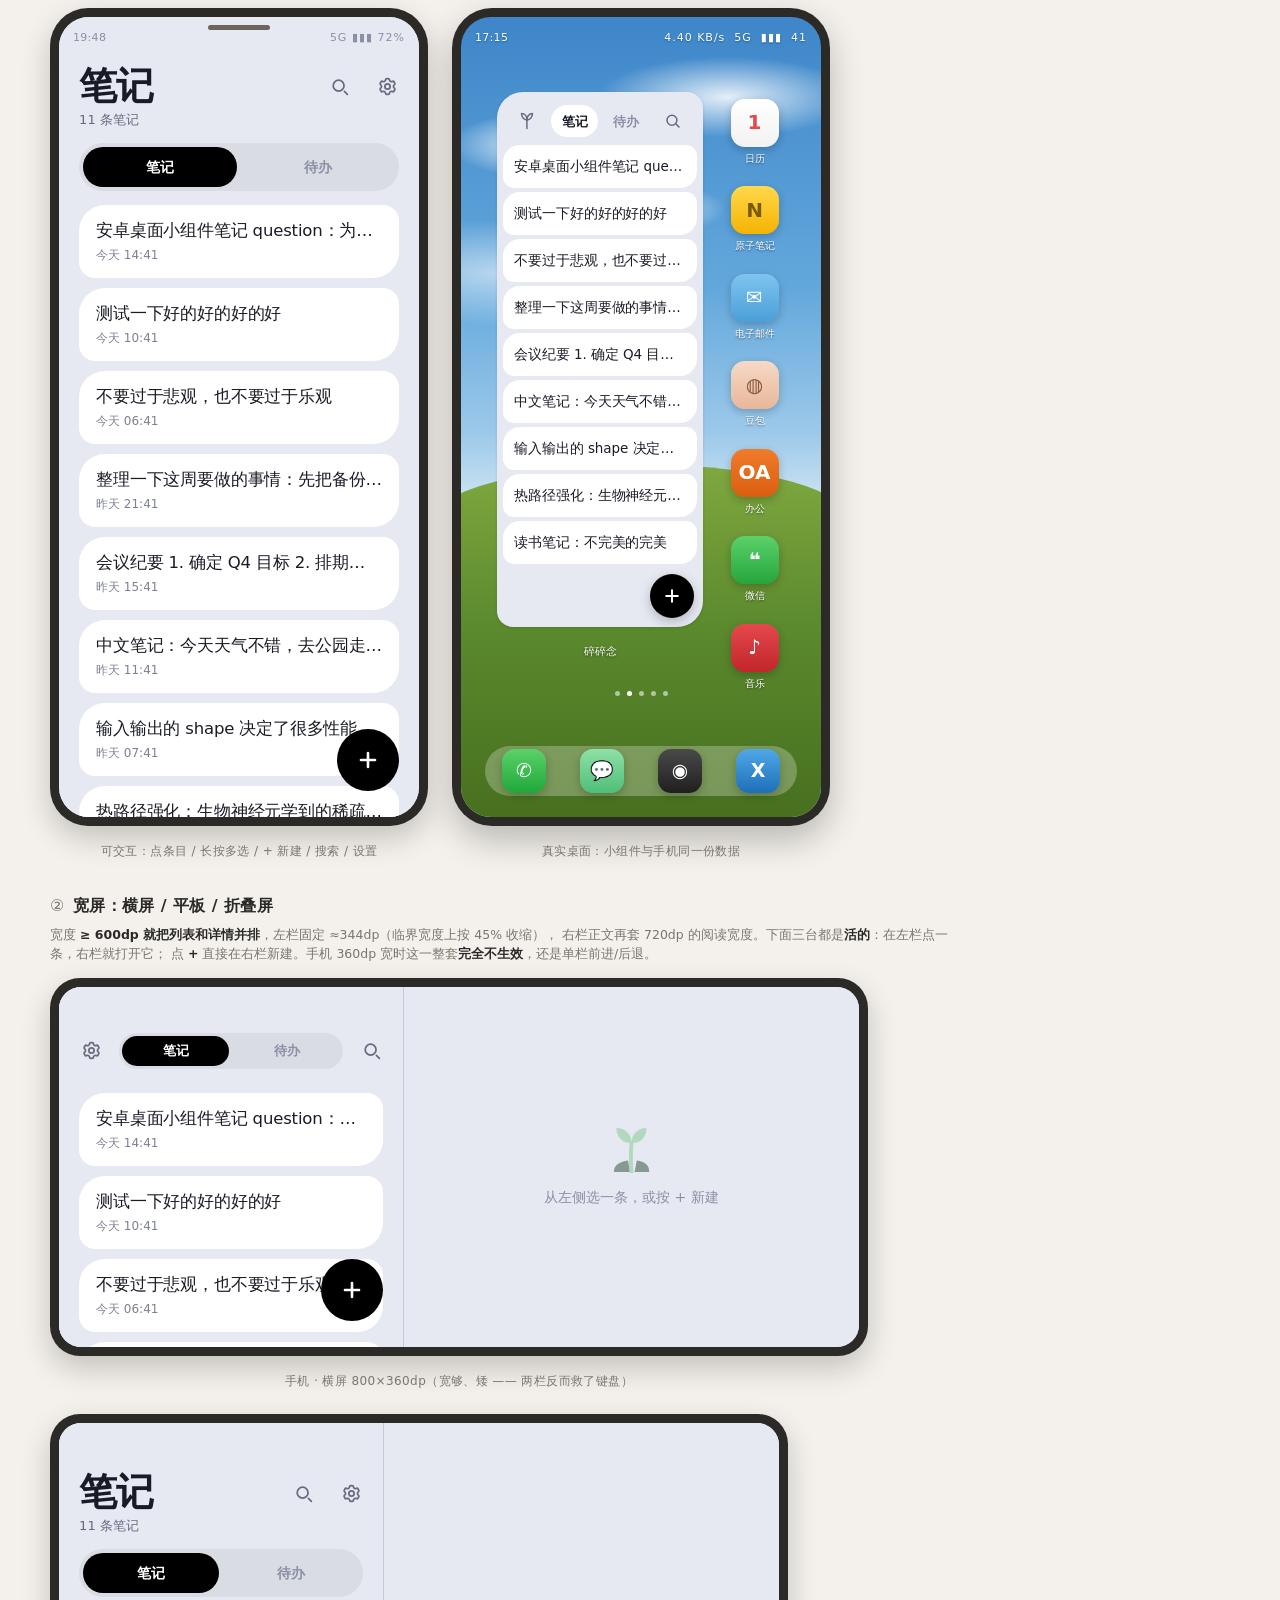
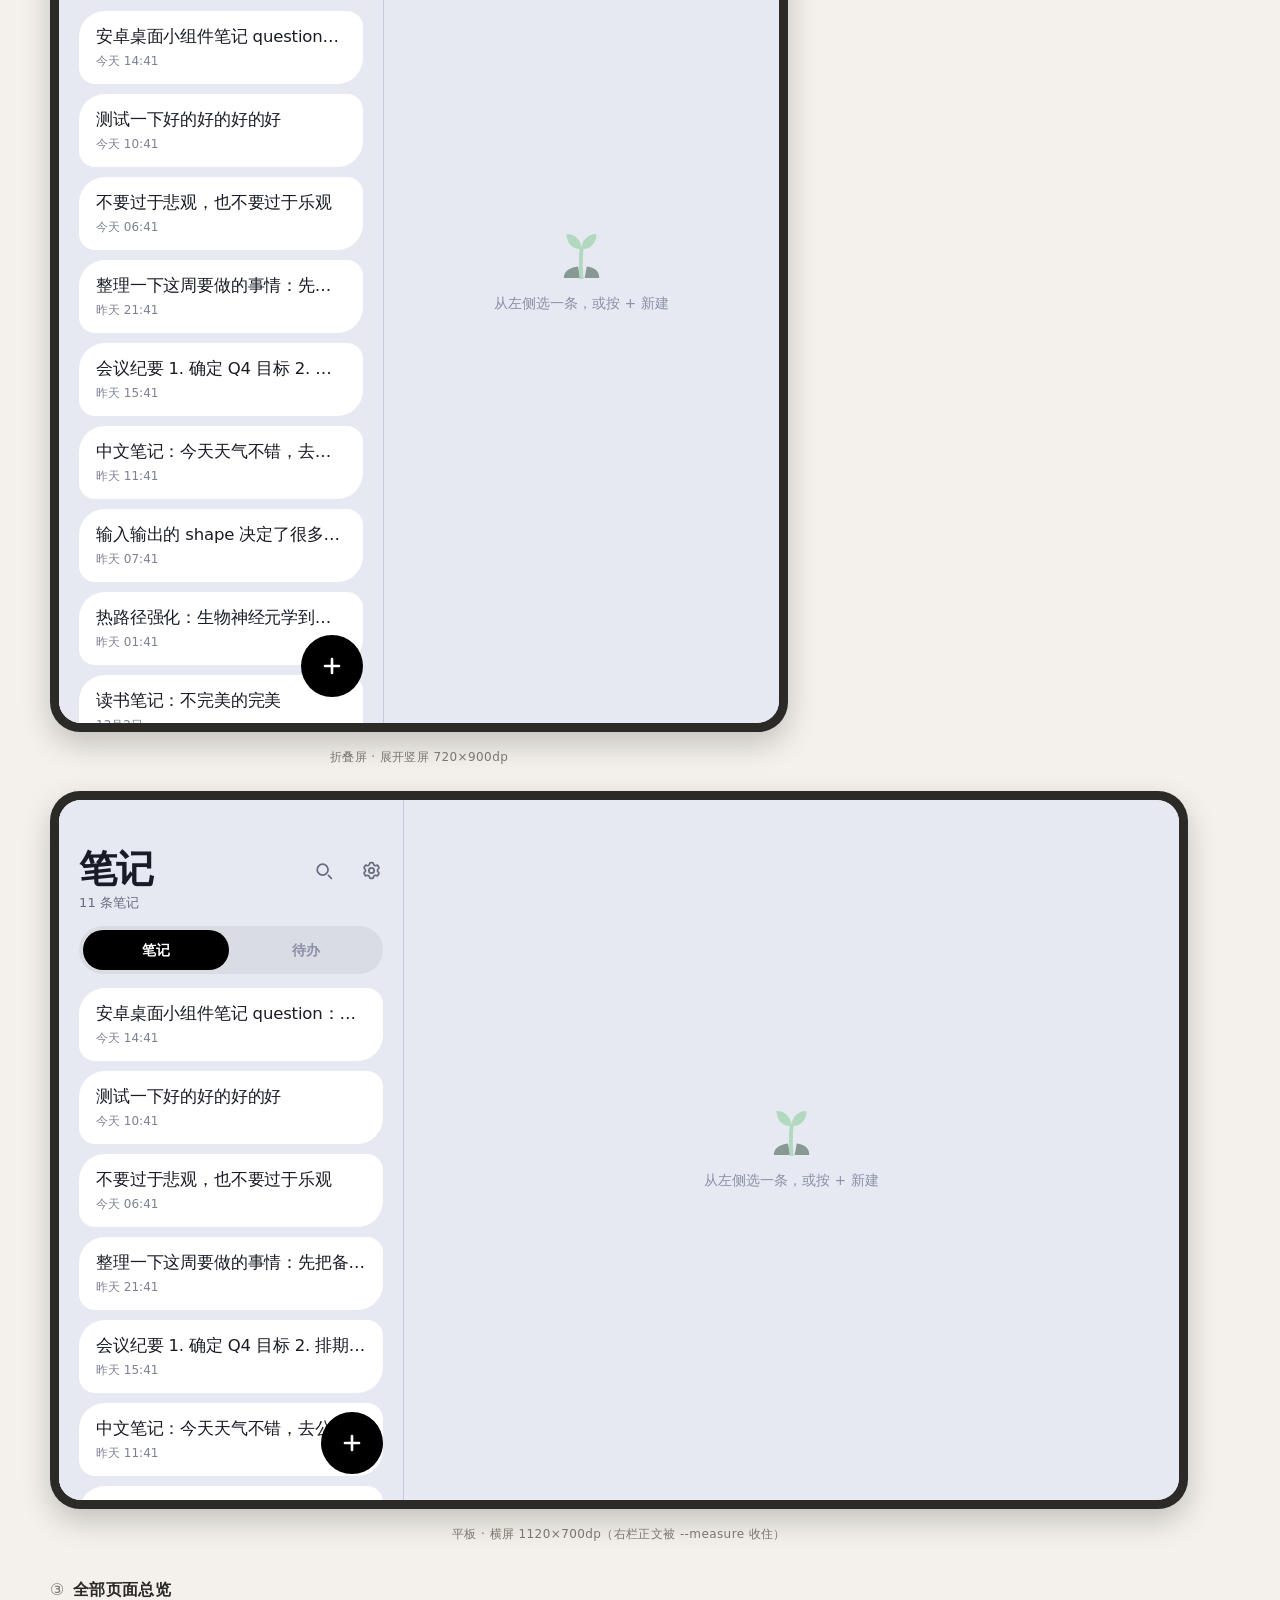
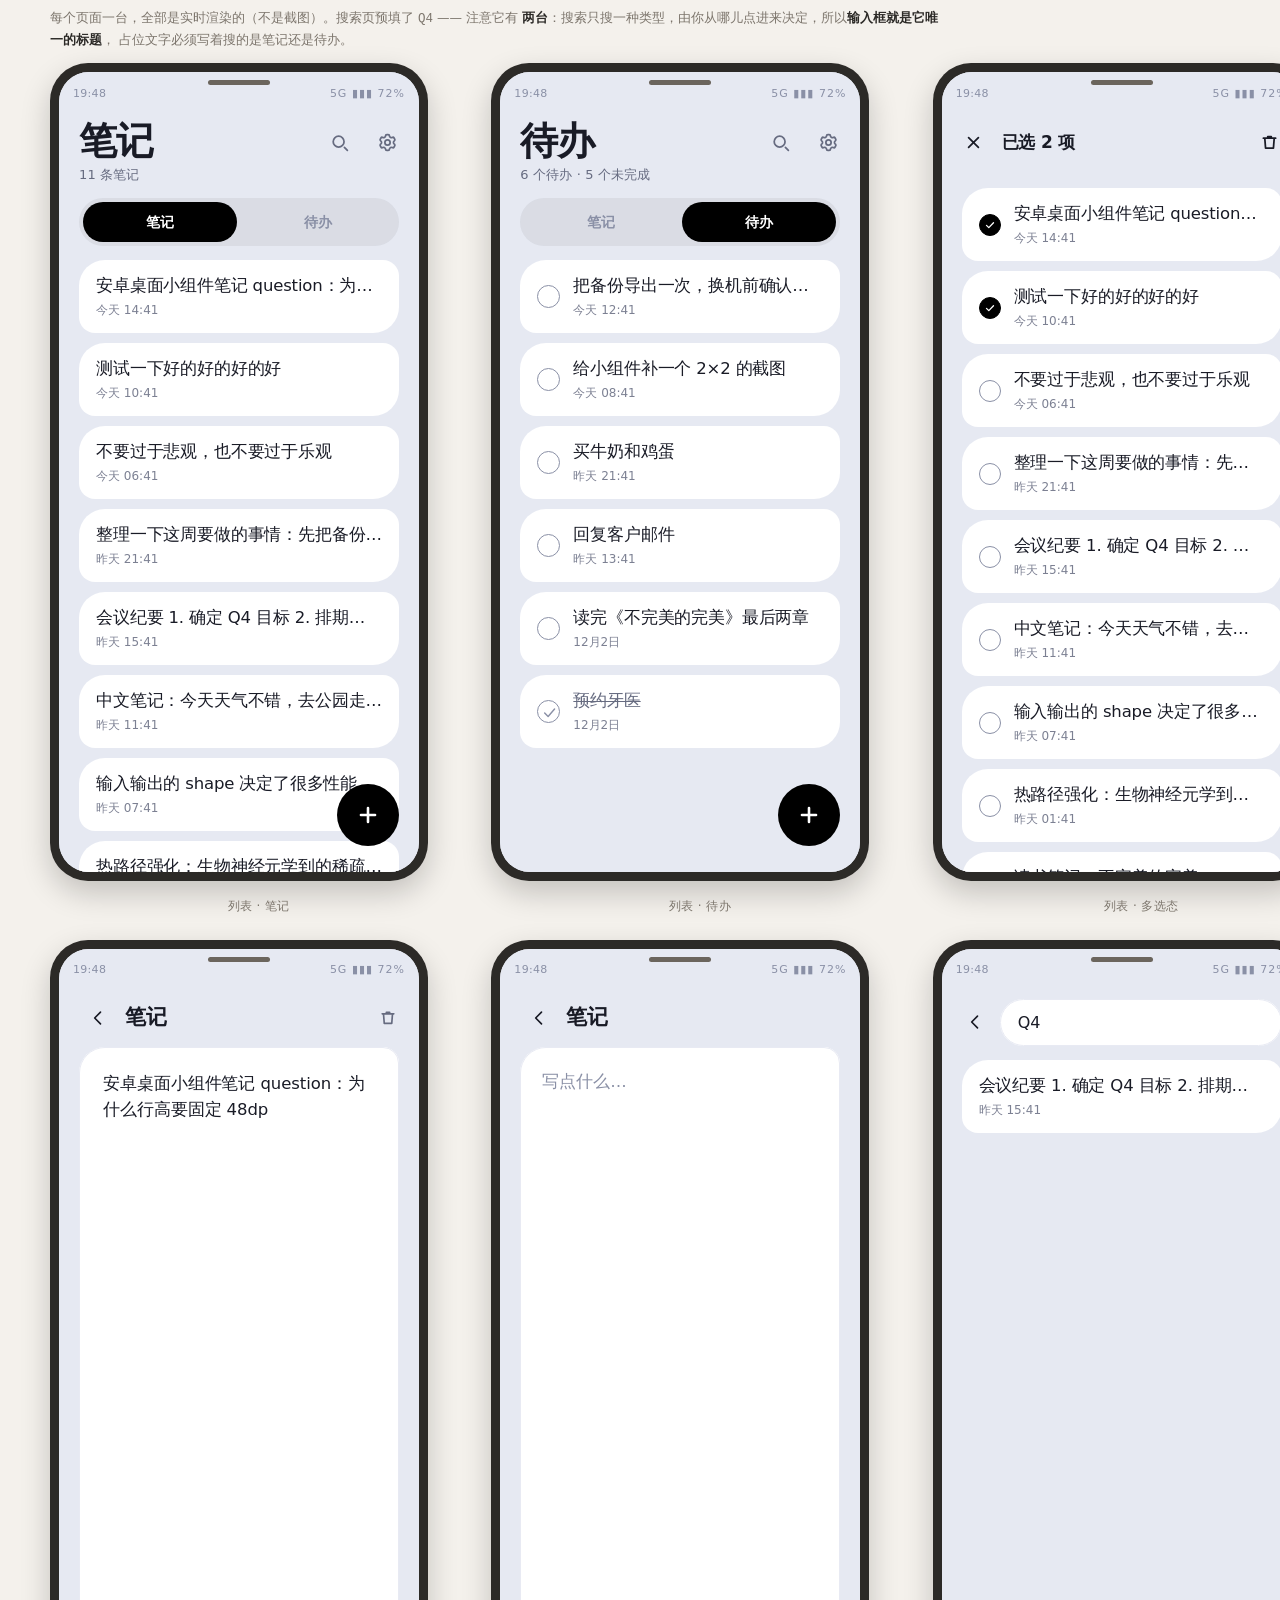
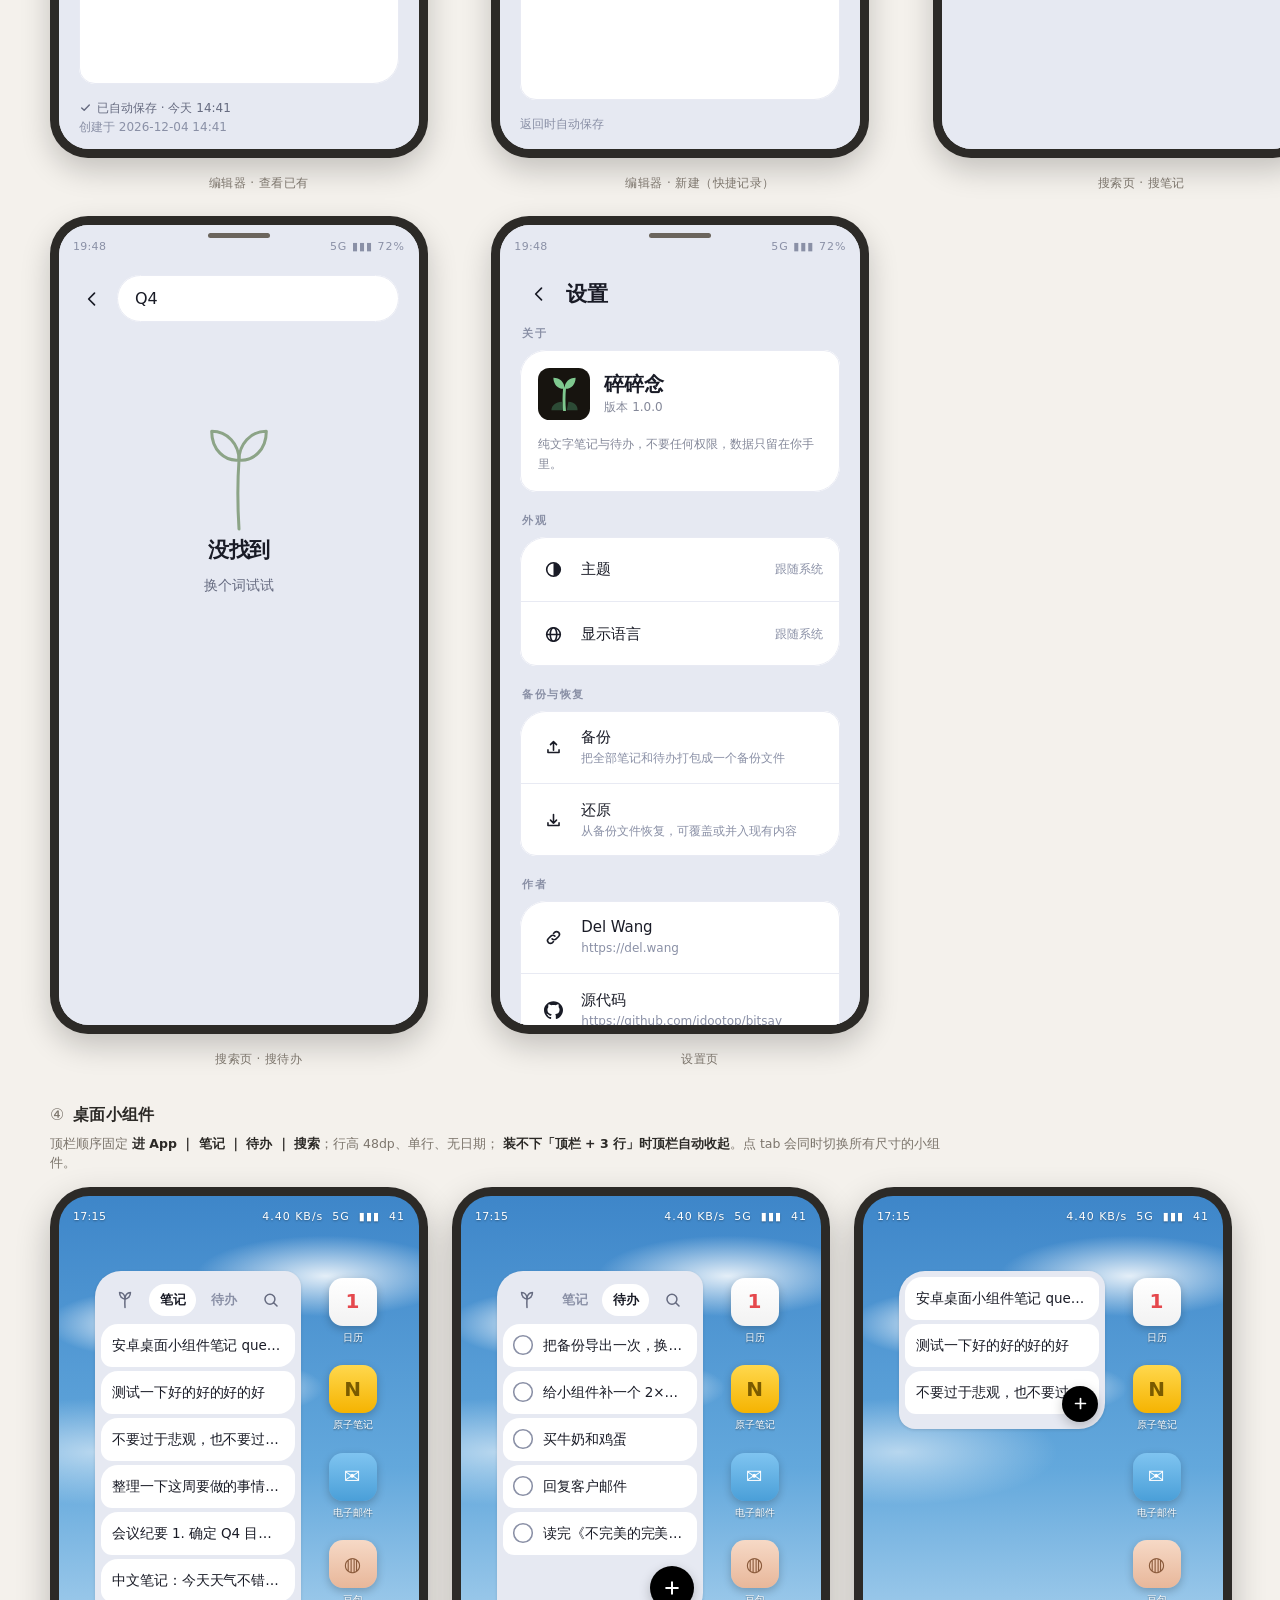
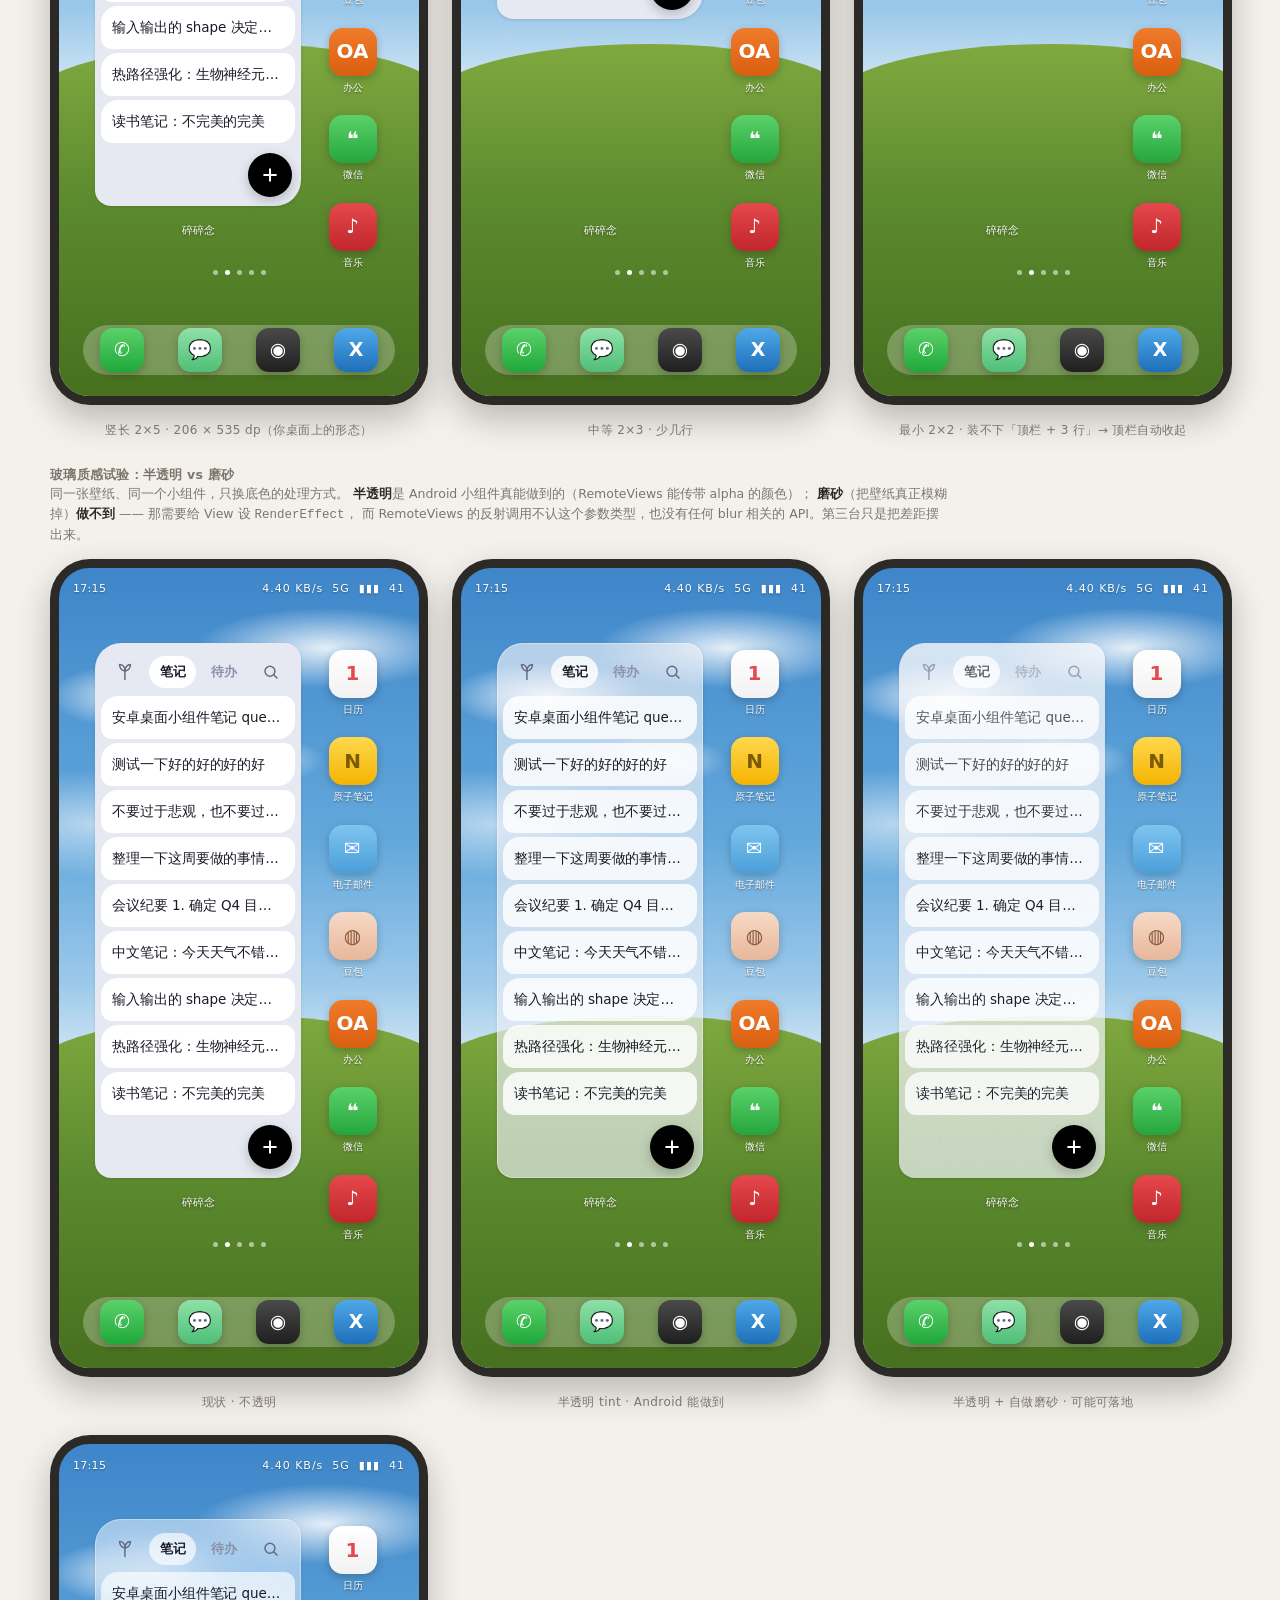
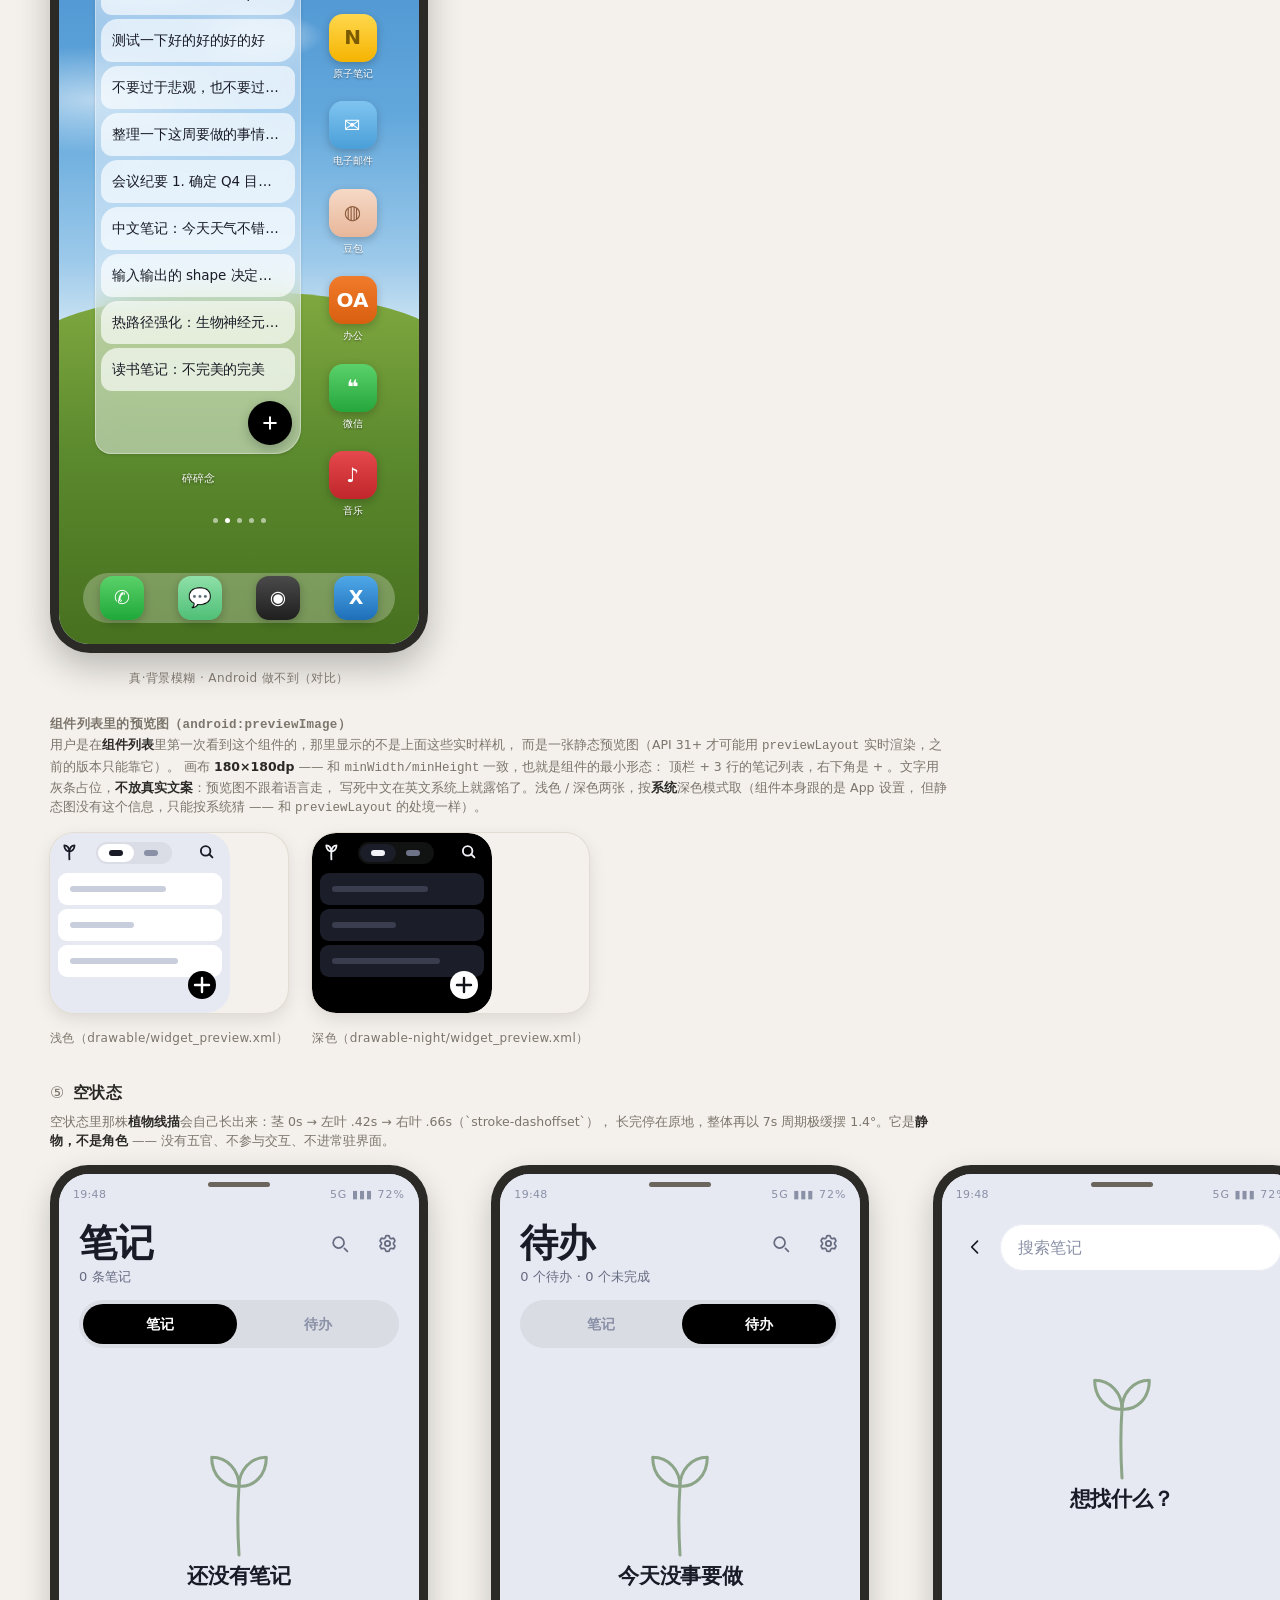
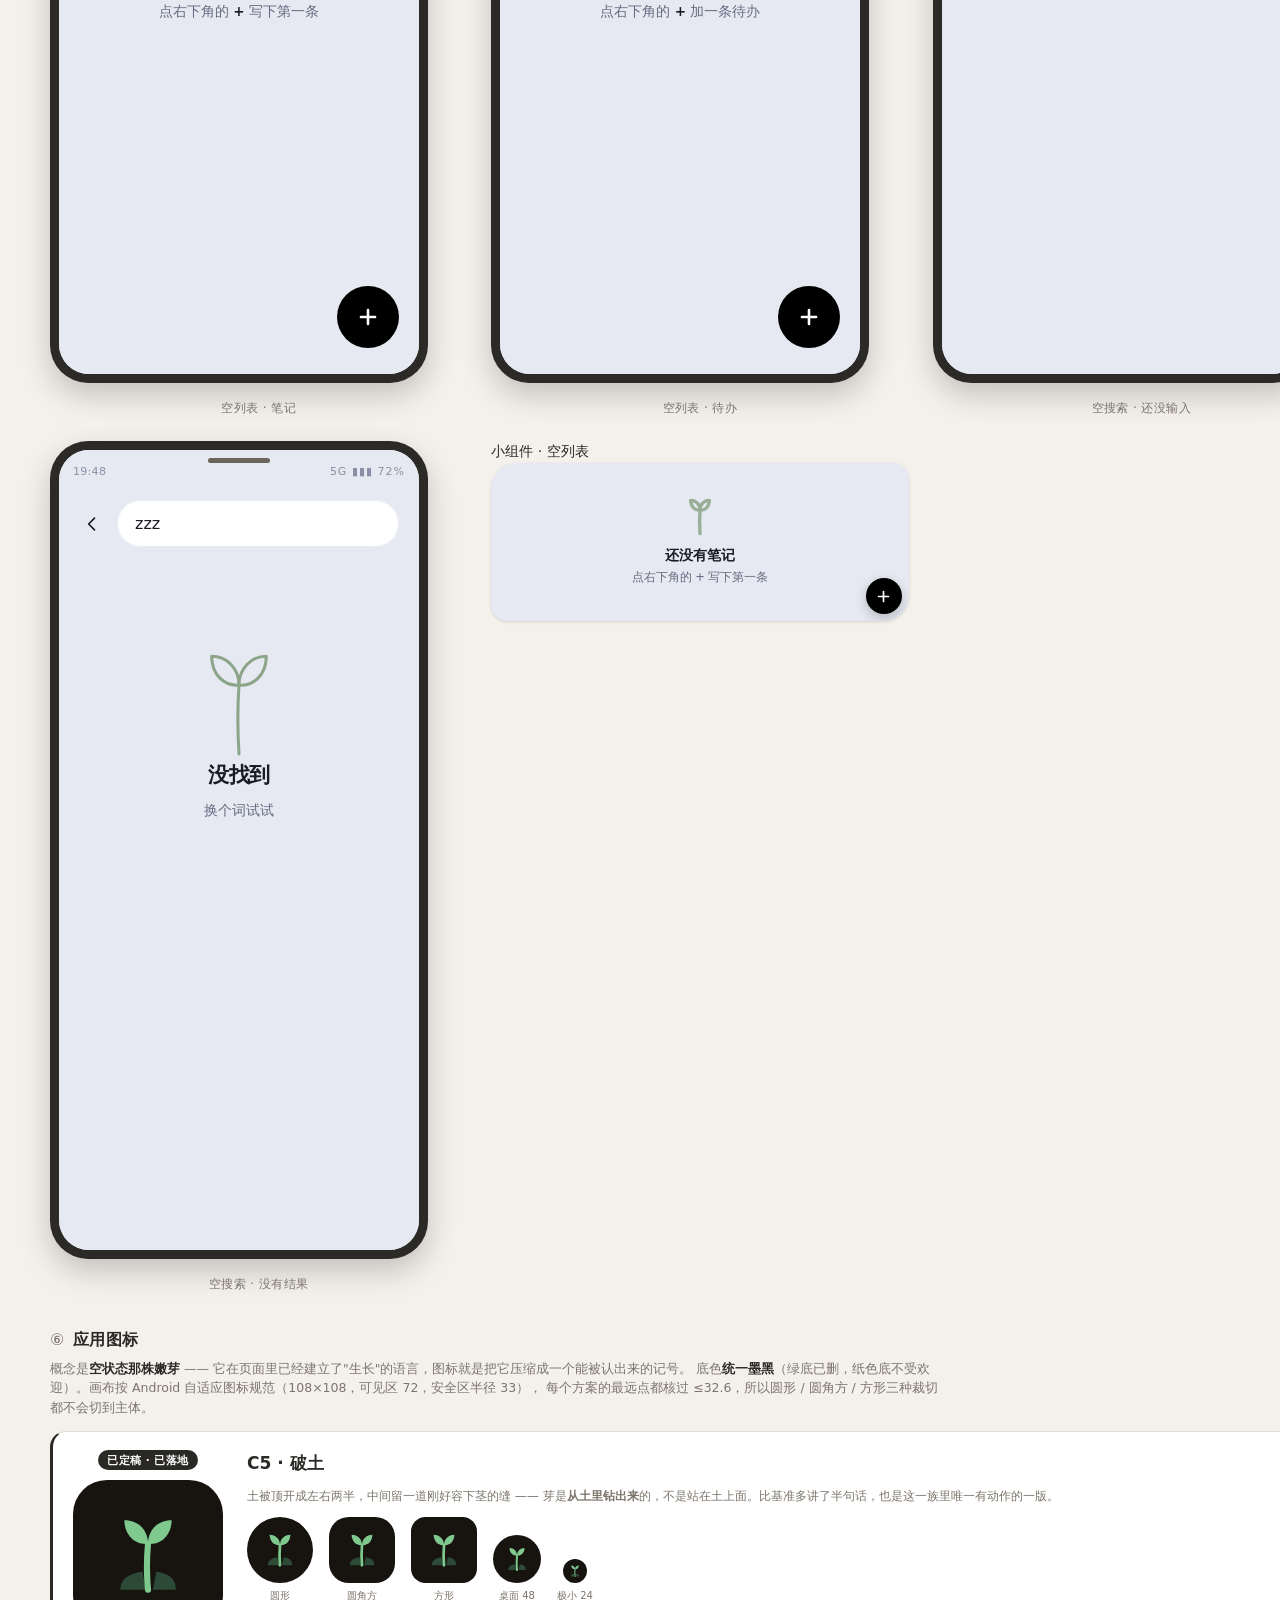
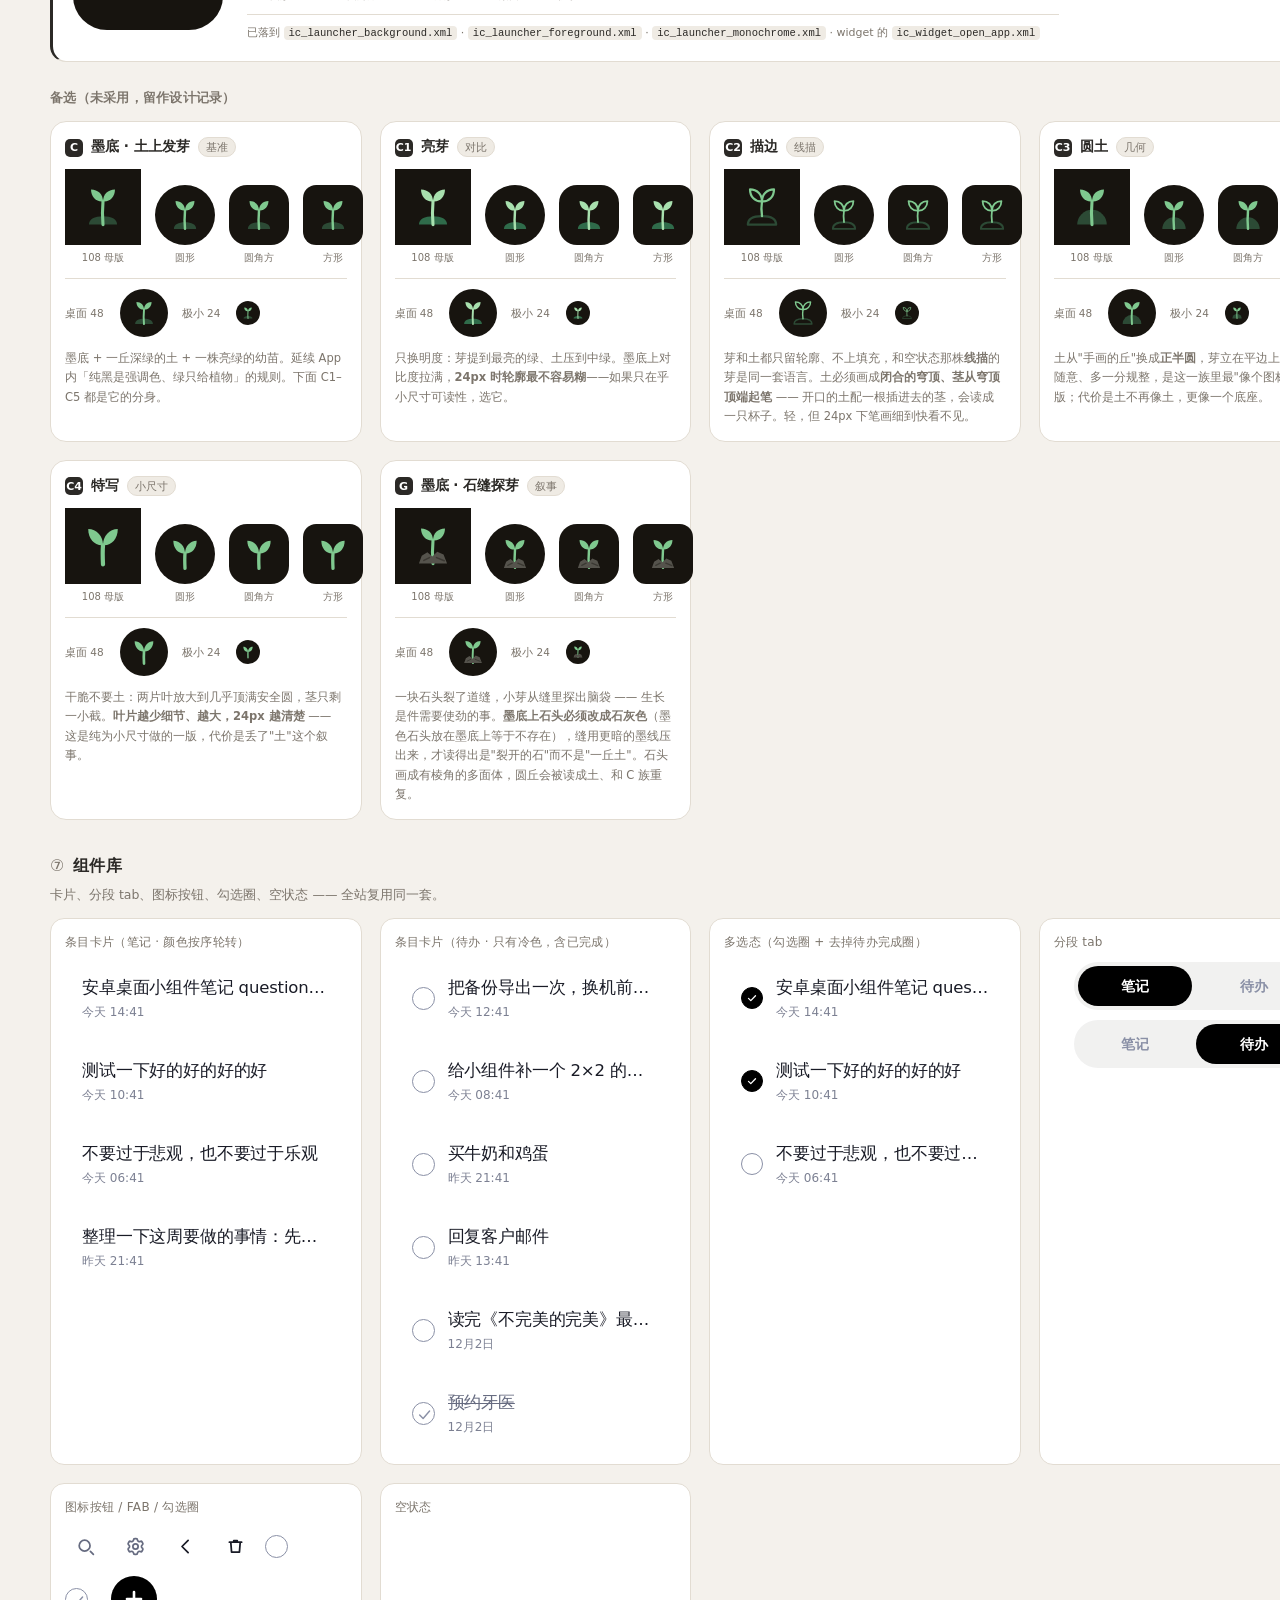
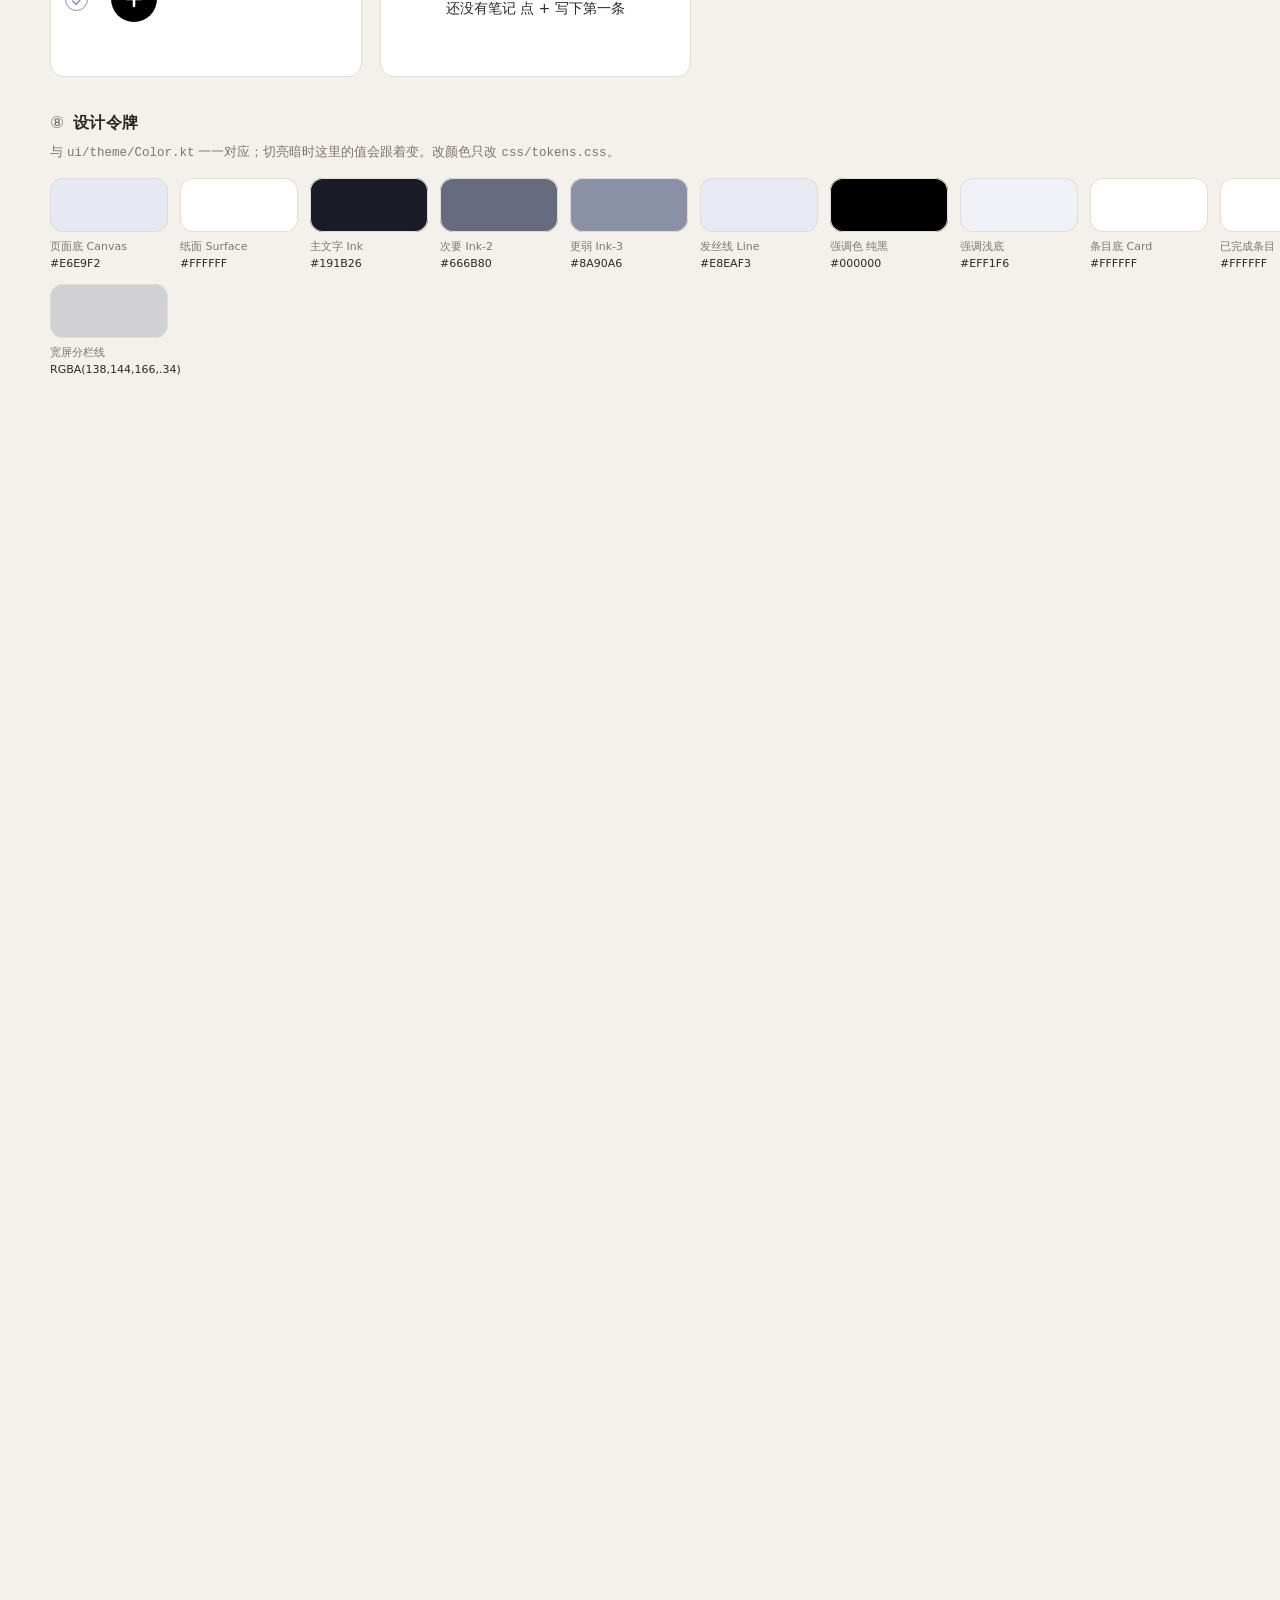
<file: design/tools/noanim.html>
<!doctype html>
<html lang="zh-CN">
<head>
<meta charset="utf-8">
<title>设计台 · 截图（关动画）</title>
<style>
  html,body{ margin:0; overflow:hidden; background:#F7F5F1; }
  iframe{ width:1400px; height:16000px; border:0; position:absolute; top:0; }
</style>
</head>
<body>
<iframe id="f"></iframe>
<script>
/* ==========================================================================
   noanim.html —— 确定性截图 / 量色
   --------------------------------------------------------------------------
   为什么需要它：`--virtual-time-budget` 会推进 setTimeout，但**不推进 CSS transition**。
   带 `transition: background` 的元素，headless 下 getComputedStyle 会停在过渡起点的旧值上 ——
   小组件的底板就这样被量成浅色（实际是纯黑），一度以为是 token 没生效。
   所以这里在 iframe 载入后先注入「关掉一切过渡和动画」，再定位截图。

   用法：
     tools/noanim.html?el=widgets&off=4              定位到 #widgets，向上留 4px
     tools/noanim.html?dark=1&sel=%23overview .grid__cell:nth-child(3)
     tools/noanim.html?dark=1&el=demo

   配合 Chrome：
     "/Applications/Google Chrome.app/Contents/MacOS/Google Chrome" --headless=new \
       --disable-gpu --hide-scrollbars --allow-file-access-from-files \
       --window-size=1290,700 --virtual-time-budget=8000 \
       --screenshot=out.png "file:///<abs>/design/tools/noanim.html?dark=1&el=widgets"
   ========================================================================== */
const P = new URLSearchParams(location.search);
const f = document.getElementById('f');
f.src = '../index.html' + (P.get('dark') === '1' ? '?dark=1' : '');
f.addEventListener('load', () => {
  const d = f.contentDocument;
  const st = d.createElement('style');
  st.textContent = '*,*::before,*::after{transition:none!important;animation:none!important}';
  d.head.appendChild(st);
  const sel = P.get('sel');
  const n = sel ? d.querySelector(sel) : d.getElementById(P.get('el') || 'demo');
  if (!n) { document.title = 'NOT FOUND'; return; }
  const off = Number(P.get('off') || 6);
  f.style.top = (-(n.getBoundingClientRect().top + d.documentElement.scrollTop - off)) + 'px';
  document.title = 'ready';
});
</script>
</body>
</html>
</file>
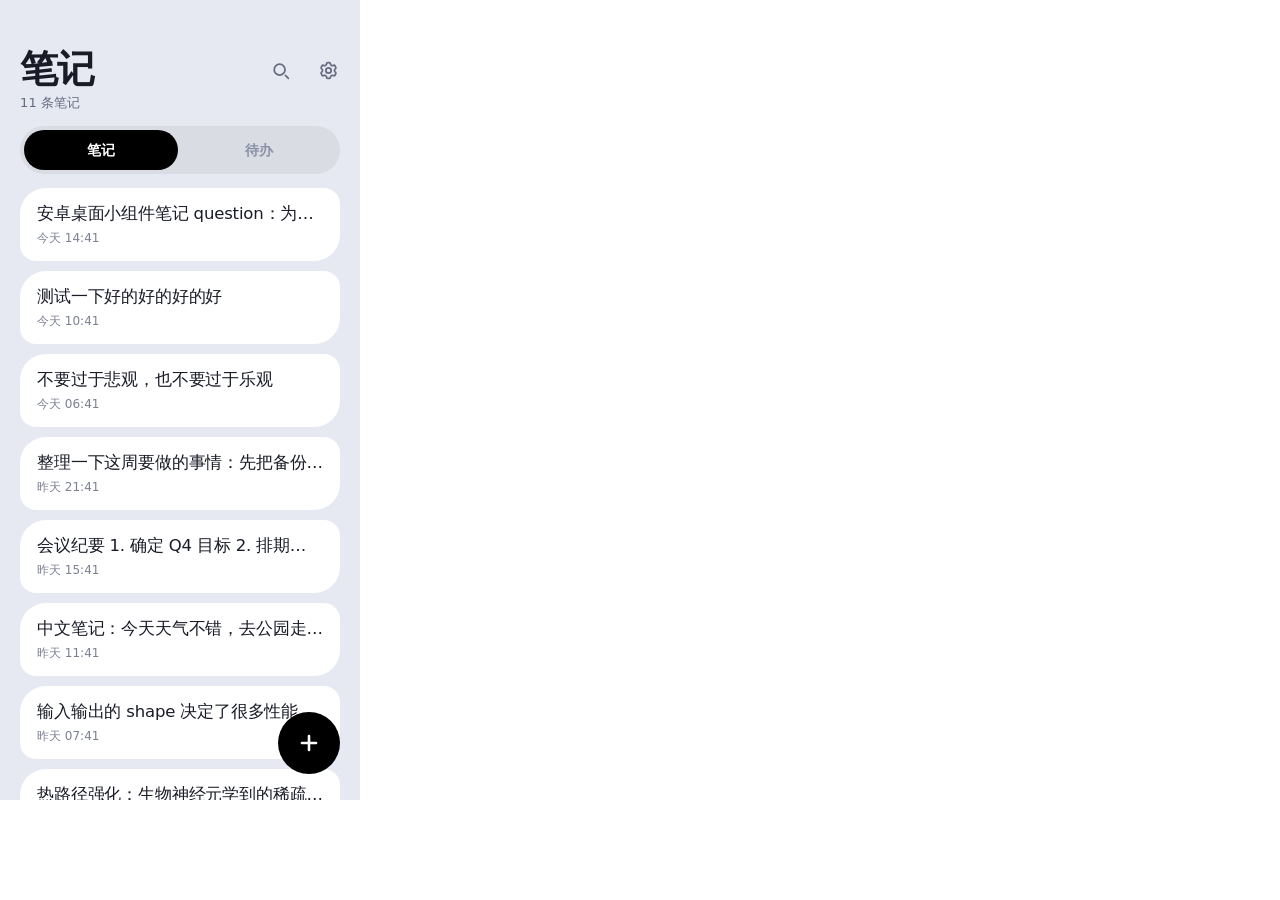
<file: design/tools/shots.html>
<!doctype html>
<html lang="zh-CN">
<head>
<meta charset="utf-8">
<title>README 截图 / Logo 导出</title>
<!-- 只引设计台的样式和模块，**不引 app.js** —— 那个会把整个演示台都挂起来 -->
<link rel="stylesheet" href="../css/tokens.css">
<link rel="stylesheet" href="../css/base.css">
<link rel="stylesheet" href="../css/components.css">
<link rel="stylesheet" href="../css/pages/list.css">
<link rel="stylesheet" href="../css/pages/editor.css">
<link rel="stylesheet" href="../css/pages/search.css">
<link rel="stylesheet" href="../css/pages/settings.css">
<link rel="stylesheet" href="../css/pages/widget.css">
<link rel="stylesheet" href="../css/pages/wide.css">
<link rel="stylesheet" href="../css/dark.css">
<style>
  html,body{ margin:0; background:#fff; }
  /* 纯净屏：没有手机外壳、没有刘海、没有状态栏，就是一块 360×800 的画布。
     README 里要的是"应用长什么样"，不是"装在手机里什么样"。 */
  #shot{ width:360px; height:800px; overflow:hidden; position:relative; background:var(--c-canvas); }
  #shot > .app-root{ position:absolute; inset:0; }
  #shot.wide{ width:1120px; height:700px; display:flex; }
  #shot.wide .wide__screen{ width:1120px; height:700px; display:flex; }
</style>
</head>
<body>
<div id="shot"></div>

<script src="../js/icons.js"></script>
<script src="../js/store.js"></script>
<script src="../js/sprout.js"></script>
<script src="../js/brand.js"></script>
<script src="../js/appicon.js"></script>
<script src="../js/ui.js"></script>
<script src="../js/pages/list.js"></script>
<script src="../js/pages/editor.js"></script>
<script src="../js/pages/search.js"></script>
<script src="../js/pages/settings.js"></script>
<script src="../js/pages/widget.js"></script>
<script>
/* ==========================================================================
   shots.html —— 生成 README 用的截图与 Logo，可重复执行
   --------------------------------------------------------------------------
   为什么从设计台出图而不是拍真机：
     · 设计台的页面和 App 是逐像素同步的（见 PROGERSS §13.46 的对账），出图即所见
     · 真机上没有演示数据，空列表截出来没有说服力；往用户库里塞样本数据再删掉，不值当
     · 改完 UI 重跑一次就能刷新素材

   用法（Chrome headless，--force-device-scale-factor=2 出 2 倍图给高清屏）：
     tools/shots.html?p=notes            笔记列表（浅色）
     tools/shots.html?p=todos            待办列表（浅色，含已完成）
     tools/shots.html?p=editor&dark=1    编辑器（深色）
     tools/shots.html?p=tablet           平板左右两栏（默认中文）
     tools/shots.html?p=tablet&lang=en   同一张图的英文版
     tools/shots.html?p=widget           桌面小组件（连手机外壳一起，说明它长在桌面上）
     tools/shots.html?p=logo             应用图标 108 母版（透明背景，直接存盘用）

   配合：
     "/Applications/Google Chrome.app/Contents/MacOS/Google Chrome" --headless=new \
       --disable-gpu --hide-scrollbars --allow-file-access-from-files \
       --force-device-scale-factor=2 --window-size=360,800 --virtual-time-budget=6000 \
       --screenshot=notes.png "file:///<abs>/design/tools/shots.html?p=notes"
   ========================================================================== */
const P = new URLSearchParams(location.search);
const page = P.get('p') || 'notes';
const dark = P.get('dark') === '1';
const en = P.get('lang') === 'en';
document.body.dataset.dark = dark ? '1' : '0';

// 演示数据：和设计台用的是同一份 seed()
BitSay.store.reset();

/* ---- 英文渲染 ----------------------------------------------------------------
   设计台（以及 App 的默认演示数据）都是中文的，但 README 有两份。
   这里加一层很薄的英文替换，只作用于**出图**，不动设计台的页面模块：
     1. 换掉演示数据
     2. 覆盖相对/绝对时间的格式化
     3. 挂载后把界面文案的中文文本节点替成英文
   第 3 步必须在挂载**之后**做 —— 那些字符串是各页面自己拼进 DOM 的。
   ---------------------------------------------------------------------------- */
if (en) {
  const t = Date.now();
  let n = 0;
  const mk = (kind, text, ageMin, done) => ({
    id: ++n, kind, text, done: !!done,
    createdAt: t - ageMin * 60000, updatedAt: t - ageMin * 60000,
  });
  BitSay.store.state.items = [
    mk('note', 'Meeting notes: 1. Lock the Q4 goal 2. Schedule the review', 60 * 26),
    mk('note', 'Reading notes: In Praise of Imperfection', 60 * 48),
    mk('note', 'Widget question: why fix the row height at 48dp?', 60 * 3),
    mk('note', 'Finish the backup before switching phones', 60 * 20),
    mk('note', 'Where the shape of the input decides the performance', 60 * 34),
    mk('note', 'Sparse activation, as borrowed from biological neurons', 60 * 40),
    mk('todo', 'Buy milk and eggs', 60 * 20),
    mk('todo', 'Reply to the client email', 60 * 28),
    mk('todo', 'Book the dentist', 60 * 55, true),
  ];
  const pad = (v) => String(v).padStart(2, '0');
  const day = (ts) => {
    const d = new Date(ts), now = new Date();
    if (d.toDateString() === now.toDateString()) return 'Today';
    if (new Date(now - 86400000).toDateString() === d.toDateString()) return 'Yesterday';
    return d.toLocaleDateString('en-US', { month: 'short', day: 'numeric' });
  };
  BitSay.store.timeText = (ts) => `${day(ts)} ${pad(new Date(ts).getHours())}:${pad(new Date(ts).getMinutes())}`;
  BitSay.store.absolute = (ts) => {
    const d = new Date(ts);
    return `${d.getFullYear()}-${pad(d.getMonth() + 1)}-${pad(d.getDate())} ${pad(d.getHours())}:${pad(d.getMinutes())}`;
  };
}

/** 挂载之后替换界面文案。长词在前，否则「条笔记」会先被「笔记」吃掉半截。 */
function localize(root) {
  if (!en) return;
  const COPY = [
    [/条笔记/g, 'notes'], [/条待办/g, 'todos'],
    [/返回时自动保存/g, 'Saves on exit'],
    [/已自动保存/g, 'Saved'], [/创建于/g, 'Created'],
    [/笔记/g, 'Notes'], [/待办/g, 'Todos'],
    [/今天/g, 'Today'], [/昨天/g, 'Yesterday'],
  ];
  const w = document.createTreeWalker(root, NodeFilter.SHOW_TEXT);
  const nodes = [];
  while (w.nextNode()) nodes.push(w.currentNode);
  nodes.forEach((node) => {
    let v = node.nodeValue;
    COPY.forEach(([re, to]) => { v = v.replace(re, to); });
    node.nodeValue = v;
  });
}

const shot = document.getElementById('shot');
const noop = () => {};

/** 桌面小组件那个竖长形态，对应真机 2×5（206×535dp）。 */
function mountWidget() {
  document.body.style.margin = '24px';
  shot.style.width = '206px';
  shot.style.height = '535px';
  shot.style.borderRadius = '26px';
  shot.style.overflow = 'hidden';
  shot.style.boxShadow = '0 10px 30px rgba(0,0,0,.18)';
  BitSay.pages.widget.mount(shot, { size: '2x5', kind: 'note', interactive: false });
}

/** 平板：左右两栏，左列表右编辑器。 */
function mountTablet() {
  shot.className = 'wide';
  shot.innerHTML = `
    <div class="wide__screen">
      <div class="wide__pane wide__pane--list"><div class="wlist"></div></div>
      <div class="wide__split"></div>
      <div class="wide__pane wide__pane--detail"><div class="wdetail"></div></div>
    </div>`;
  const list = shot.querySelector('.wlist');
  const detail = shot.querySelector('.wdetail');
  BitSay.pages.list.mount(list, { onOpen: noop, onNew: noop, onSearch: noop, onSettings: noop });
  const measure = document.createElement('div');
  measure.className = 'wide__measure';
  detail.appendChild(measure);
  BitSay.pages.editor.mount(measure, {
    id: BitSay.store.notes()[0]?.id, kind: 'note', autoFocus: false,
    onBack: noop, onDelete: noop,
  });
}

/** 应用图标 108 母版，透明背景 —— 直接当 logo 用。
    用 appicon.FINAL 而不是 brand：brand 是那个不带墨色底板的芽，适合放进页面里当水印；
    README 顶上要的是**完整图标**（墨黑圆角底板 + 嫩芽），和用户在桌面上看到的一致。 */
function mountLogo() {
  document.body.style.background = 'transparent';
  shot.style.cssText = 'width:108px;height:108px;background:transparent;line-height:0';
  shot.innerHTML = BitSay.appicon.FINAL.svg;
}

switch (page) {
  case 'widget':
    mountWidget();
    break;
  case 'tablet':
    mountTablet();
    break;
  case 'logo':
    mountLogo();
    break;
  case 'todos':
    BitSay.pages.list.mount(shot, {
      tab: 'todo', lockTab: true, onOpen: noop, onNew: noop, onSearch: noop, onSettings: noop,
    });
    break;
  case 'editor':
    BitSay.pages.editor.mount(shot, {
      id: BitSay.store.notes()[0]?.id, kind: 'note', autoFocus: false, onBack: noop, onDelete: noop,
    });
    break;
  default:
    BitSay.pages.list.mount(shot, {
      tab: 'note', lockTab: true, onOpen: noop, onNew: noop, onSearch: noop, onSettings: noop,
    });
}
localize(shot);
document.title = 'ready';
</script>
</body>
</html>
</file>
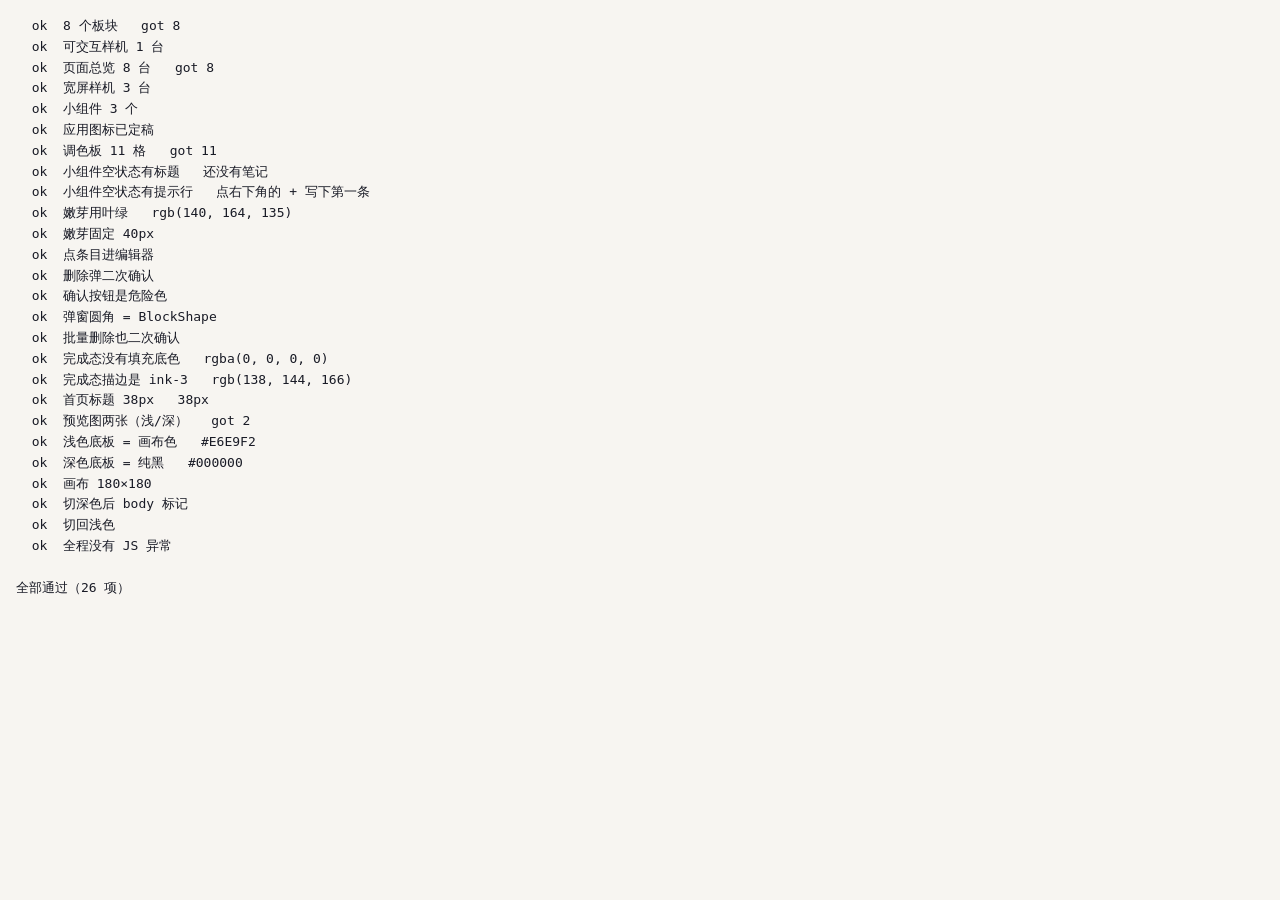
<file: design/tools/smoke.html>
<!doctype html>
<html lang="zh-CN">
<head>
<meta charset="utf-8">
<title>设计台 · 冒烟测试</title>
<style>
  html,body{ margin:0; font:13px/1.6 ui-monospace,Menlo,monospace; background:#F7F5F1; color:#191B26; }
  iframe{ width:1400px; height:16000px; border:0; position:absolute; left:-9999px; }
  pre{ margin:0; padding:16px; white-space:pre-wrap; }
  .bad{ color:#D23B2E; font-weight:700; }
</style>
</head>
<body>
<iframe id="f"></iframe>
<pre id="out">running…</pre>
<script>
/* ==========================================================================
   smoke.html —— 设计台冒烟测试
   --------------------------------------------------------------------------
   为什么要单独做「点击」这一层：`boardCheck` 式的装载检查只能抓到**载入期**的异常。
   页面载入之后再点击才触发的错误（例如某个分支里调错了函数）会被事件派发吞掉 ——
   window.onerror 收得到，但页面看上去完全正常。踩过一次：`U is not a function`
   藏在编辑器的删除分支里，点了没反应，装载检查全绿。

   这里把主要交互走一遍，**每一步都收集 window 错误**，并断言关键元素真的出现了。

   用法：
     "/Applications/Google Chrome.app/Contents/MacOS/Google Chrome" --headless=new \
       --disable-gpu --allow-file-access-from-files --virtual-time-budget=12000 \
       --dump-dom "file:///<abs>/design/tools/smoke.html"
   输出是一段 <pre>：每行 `ok` / `✗`，最后一行是总账。
   ========================================================================== */
const f = document.getElementById('f');
const rows = [];
let failed = 0;
f.src = '../index.html';

function check(label, cond, extra) {
  if (!cond) failed++;
  rows.push((cond ? '  ok  ' : '  ✗   ') + label + (extra ? '   ' + extra : ''));
}

f.addEventListener('load', () => {
  const d = f.contentDocument, w = f.contentWindow;
  const errors = [];
  w.addEventListener('error', (e) =>
    errors.push(e.message + ' @' + String(e.filename || '').split('/').pop() + ':' + e.lineno));

  const q = (s, root) => (root || d).querySelector(s);
  const qa = (s, root) => [...(root || d).querySelectorAll(s)];
  const click = (el) => el && el.dispatchEvent(new w.MouseEvent('click', { bubbles: true, cancelable: true }));

  /* ---------- ① 装载 ---------- */
  check('8 个板块', qa('.sect-title').length === 8, 'got ' + qa('.sect-title').length);
  check('可交互样机 1 台', qa('#demo .phone').length === 1);
  check('页面总览 8 台', qa('#overview .phone').length === 8, 'got ' + qa('#overview .phone').length);
  check('宽屏样机 3 台', qa('#wide .wide__screen').length === 3);
  check('小组件 3 个', qa('#widgets .widget').length === 3);
  check('应用图标已定稿', !!q('#appicon-final .icfinal'));
  check('调色板 11 格', qa('#palette .chip').length === 11, 'got ' + qa('#palette .chip').length);

  /* ---------- ② 小组件空状态（曾经和 App 不一致：少一行、颜色错、嫩芽按高度缩放）---------- */
  const wEmpty = qa('#empties .widget').find((el) => q('.widget__empty', el));
  if (wEmpty) {
    const t = q('.widget__empty-title', wEmpty), h = q('.widget__empty-hint', wEmpty);
    const svg = q('.widget__empty svg', wEmpty);
    check('小组件空状态有标题', !!t, t ? t.textContent : '');
    check('小组件空状态有提示行', !!h, h ? h.textContent : '');
    check('嫩芽用叶绿', svg && w.getComputedStyle(svg).color === 'rgb(140, 164, 135)',
      svg ? w.getComputedStyle(svg).color : '-');
    check('嫩芽固定 40px', svg && svg.getAttribute('width') === '40');
  } else {
    check('小组件空状态存在', false);
  }

  /* ---------- ③ 编辑器 → 删除 → 二次确认 ---------- */
  const demo = q('#demo');
  click(q('.list .card', demo));
  const ed = q('.editor-page', demo);
  check('点条目进编辑器', !!ed);
  click(q('[data-act="delete"]', ed || demo));
  const dlg = q('.dialog--confirm', demo);
  check('删除弹二次确认', !!dlg);
  if (dlg) {
    check('确认按钮是危险色',
      w.getComputedStyle(q('.dialog__danger', dlg)).color === 'rgb(210, 59, 46)');
    check('弹窗圆角 = BlockShape',
      w.getComputedStyle(dlg).borderRadius.replace(/\s+/g, ' ') === '22px 14px');
    click(q('[data-cancel]', dlg));   // 取消，别真删
  }

  /* ---------- ④ 多选批量删除也走确认 ---------- */
  const multi = q('#overview .grid__cell:nth-child(3) .list-page');
  click(q('[data-act="delete"]', multi));
  check('批量删除也二次确认', !!q('.dialog--confirm', multi));

  /* ---------- ⑤ 勾选圈：完成态是「同一个圈 + 对勾」，不是填充圆盘 ---------- */
  const done = qa('.tick--on').find((el) => !!q('svg', el));
  if (done) {
    const cs = w.getComputedStyle(done);
    check('完成态没有填充底色', cs.backgroundColor === 'rgba(0, 0, 0, 0)', cs.backgroundColor);
    check('完成态描边是 ink-3', cs.borderTopColor === 'rgb(138, 144, 166)', cs.borderTopColor);
  } else {
    check('找到完成态勾选圈', false);
  }

  /* ---------- ⑥ 首页标题字号 ----------
     查总览里那台常驻的「列表 · 笔记」。#demo 那台此时已经被第三步切到编辑器了。 */
  const homeTitle = q('#overview .grid__cell:nth-child(1) .list-page .topbar__title');
  check('首页标题 38px', homeTitle && w.getComputedStyle(homeTitle).fontSize === '38px',
    homeTitle ? w.getComputedStyle(homeTitle).fontSize : '-');

  /* ---------- ⑥.5 组件列表预览图（和 drawable/widget_preview.xml 同几何） ---------- */
  const prev = qa('#widgetpreview svg');
  check('预览图两张（浅/深）', prev.length === 2, 'got ' + prev.length);
  if (prev.length === 2) {
    const bg = (s) => q('rect', s).getAttribute('fill');
    check('浅色底板 = 画布色', bg(prev[0]) === '#E6E9F2', bg(prev[0]));
    check('深色底板 = 纯黑', bg(prev[1]) === '#000000', bg(prev[1]));
    check('画布 180×180', prev[0].getAttribute('viewBox') === '0 0 180 180');
  }

  /* ---------- ⑦ 深浅色切换不报错 ---------- */
  click(q('#modes .btn[data-d="1"]'));
  check('切深色后 body 标记', d.body.dataset.dark === '1');
  click(q('#modes .btn[data-d="0"]'));
  check('切回浅色', d.body.dataset.dark === '0');

  /* ---------- 总账 ---------- */
  check('全程没有 JS 异常', errors.length === 0, errors.join(' | '));
  document.getElementById('out').innerHTML =
    rows.join('\n') + '\n\n' + (failed ? '<span class="bad">✗ ' + failed + ' 项失败</span>' : '全部通过（' + rows.length + ' 项）');
});
</script>
</body>
</html>
</file>
<file: design/css/tokens.css>
/* ==========================================================================
   tokens.css —— 设计令牌（唯一的"真理来源"）
   --------------------------------------------------------------------------
   配色思路：**干净冷白底 + 糖果粉彩卡 + 一个电光靛紫**
     1. 底色是极浅的冷白（带一点靛），不是暖砂 ——
        暖褐底配糖果粉彩是两套气质打架，这就是之前"不协调"的根源；
     2. 六个色卡是**一个家族**：统一取高饱和 + 高明度，色相均匀铺开。
        之前的毛病是明度和饱和度各走各的（黄偏暗、蓝偏亮、绿偏灰）；
     3. 顺序排成 暖 → 冷，滚动时有一条色相渐变，而不是随机跳；
     4. 强调色只用在 FAB 和勾选圈两处，其余全部安静。

   整个设计台只有这一份样式。想调观感优先改这里；
   单页微调去 css/pages/<页面>.css 顶部的「本页可调参数」。
   约束：页面样式里不许写死 #RRGGBB，只能用 var(--c-*)。
   ========================================================================== */

:root{
  /* ================= 基础色 ================= */
  --c-canvas:    #E6E9F2;   /* 页面底：浅冷灰（比白卡深一档，白卡才立得起来） */
  --c-surface:   #FFFFFF;   /* 纸面：纯白 */
  --c-surface-2: #FFFFFF;

  --c-ink:       #191B26;   /* 主文字：冷近黑（带一点靛），配冷底才不发脏 */
  --c-ink-2:     #666B80;   /* 次要文字：时间、说明 */
  --c-ink-3:     #8A90A6;   /* 更弱：占位、未选中 */

  --c-line:      #E8EAF3;   /* 发丝分隔线（只在需要时用） */
  --c-leaf:      #8CA487;   /* 植物线描的绿。**只给空状态那株芽用**，不是 UI 强调色 */
  /* 危险色：**只给"删除确认"这类不可撤销的动作**，不做任何装饰用途。
     全站唯一允许出现的第二个颜色 —— 强调色是黑/白，红色只在"删了就回不来"时出现。 */
  --c-danger:    #D23B2E;
  /* 滚动条：ink-3 的 60%。**不能用 --c-line** —— 底是画布色，line 叠上去只有 1.05:1，等于没有。 */
  --c-scrollbar: rgba(138,144,166,.6);
  /* 宽屏两栏之间的分栏线。同样**不能用 --c-line**（底是画布色，会消失）：
     它是 ink-3 的 34%，只求"看得出这里有一条边界"，不该被读成一条实线。 */
  --c-divider:   rgba(138,144,166,.34);

  /* ================= 强调色（全局唯一的"响"） =================
     纯黑。整屏只有黑 / 白 / 灰三档，交互元素（FAB、勾选、选中态）
     一律用**纯黑**，正文用略柔和的近黑 —— 这就是
     "黑本身就是强调色"的做法，不需要第二个色相。 */
  --c-accent:        #000000;  /* 纯黑 */
  --c-accent-ink:    #FFFFFF;  /* 压在黑上的文字 */
  --c-accent-soft:   #EFF1F6;  /* 黑的中性浅底（选中背景等） */
  --c-accent-shadow: rgba(0,0,0,.22);

  /* ================= 条目底色 =================
     条目**统一白色**，不按序轮转彩色。
     六个粉彩色卡在白底上就是彩虹噪音；颜色只保留在三处：
     强调色（FAB / 勾选）、已完成态、角色。 */
  --c-card:      #FFFFFF;
  /* 已完成：**底色不变**，仍是白卡。灰底 + 灰删除线看着像"失效"而不是"做完了"；
     状态由勾、删除线、文字提到 ink-2 三处表达。暗色例外（见 --c-card-done-d）。 */
  --c-card-done: #FFFFFF;

  /* ================= 桌面小组件 =================
     底板是**画布色**，不是 surface。行（item）才是白色 —— 反过来会让白行消失在白底板上，
     整张组件读成一块空白。所以这里不是"再定义一个白色"，而是"提层关系"：
     底板在下、行在上，行必须比底板亮。
     暗色底板是**纯黑**而不是 canvas 的 #101119：在壁纸上那一点点蓝反而显得发灰，
     纯黑才像"没有底板"，让 #1B1D29 的行浮起来。见 Color.kt 的 widgetRow 注释。 */
  --w-tile:      #E6E9F2;
  --w-row:       #FFFFFF;

  /* ================= 深色（见 dark.css） =================
     暖纸 → 冷炭；色卡同色相压暗到约 25% 亮度；强调色反而提亮。 */
  --c-canvas-d:    #101119;
  --c-surface-d:   #1B1D29;
  --c-surface-2-d: #222432;
  --c-ink-d:       #F2F3F8;
  --c-ink-2-d:     #A2A7BC;
  --c-ink-3-d:     #6E7387;
  --c-line-d:      #282B3A;
  --c-leaf-d:      #5D7358;
  --c-danger-d:    #FF6B5C;
  --c-divider-d:   rgba(110,115,135,.42);
  --c-accent-d:        #FFFFFF;   /* 暗底上反过来用白，保持"最高对比"这个角色 */
  --c-accent-ink-d:    #111318;
  --c-accent-soft-d:   #2A2D3A;
  --c-accent-shadow-d: rgba(0,0,0,.5);
  --c-card-d:      #1B1D29;
  --w-tile-d:      #000000;
  --w-row-d:       #1B1D29;
  --c-card-done-d: #171923;

  /* ================= 形状 =================
     半径统一、克制，不再用"四角不等" —— 那在大面积色卡上会读成没对齐。 */
  /* 叶形圆角：一对对角更饱满、另一对更收敛。
     四角完全一样的圆角是"工业品"；对角有差别才是"长出来的"。
     注意这是**有规律**的不对称，不是随手乱设 —— 乱设会读成没对齐。 */
  --r-card:   26px 16px 26px 16px;
  --r-sm:     17px 11px 17px 11px;
  --r-block:  22px 14px 22px 14px;
  --r-pill:   999px;

  /* 唯一会用到的描边：发丝线，且只在分隔时用 */
  --hairline: 1px;

  /* ================= 分层方式 =================
     原则：**不用阴影去糊边界**。分层靠"色调差 + 发丝线 + 留白"——
     阴影只留给真正浮起来的元素（对话框 / 桌面上的小组件），而且收得很紧。 */
  --e-overlay: 0 8px 28px rgba(25,27,38,.16);
  --e-widget:  0 1px 3px rgba(25,27,38,.14);

  /* ================= 页面留白 =================
     曾经这里还有一套完整的 --sp-1…--sp-7 刻度（4 的倍数），但全站一个都没用到 ——
     各页都是直接写 px。留着只会让人以为"改间距要改刻度"，删掉了。
     要加刻度的话，先让页面真的用它。 */
  --pad-page:  20px;

  /* 列表 / 卡片：首页和搜索页共用，默认值放全局，避免某页忘了定义导致 padding 失效 */
  --list-pad-x:      20px;
  --list-pad-top:    14px;
  --list-pad-bottom: 108px;
  --list-gap:        10px;
  --card-pad-y:      15px;
  --card-pad-x:      17px;

  /* ================= 字体 =================
     大标题走衬线，正文走无衬线 —— 绘本都是这样排的。
     衬线只给 display 一级用，多一处就俗。 */
  /* 标题**不再用衬线**。Android 上衬线中文字体和系统无衬线是两个字族，
     页面标题和正文会看起来不像同一个 App，也和桌面/设置等系统界面不一致。
     层级交给字号 + 字重去表达。 */
  --font-display: var(--font-body);
  --font-body: -apple-system, BlinkMacSystemFont, "PingFang SC", "Hiragino Sans GB",
               "Microsoft YaHei", "Noto Sans SC", system-ui, sans-serif;

  /* ================= 排版 =================
     设计主要靠这里：层级拉开、字距收紧、行高紧凑。 */
  /* 页面标题 21px：比返回键字形（20px）大一档就够。
     首页标题现在是品牌标记（js/brand.js），不再是一行大字，所以这里只剩一个尺寸。 */
  /* 首页大标题 38/42 Bold，字距 -0.035em —— 对应 Compose 的 DisplayStyle。
     次级页标题 21/27 ExtraBold，字距 -0.015em —— 对应 PageTitleStyle。
     两档**不是同一个东西**：38px 的那档是屏幕最上方的主标题，21px 的那档和 40px 返回键同级。
     曾经这里两处都写成 21px，设计台和 App 差了近一倍。 */
  --fs-title-home: 38px;
  --lh-title-home: 42px;
  --fs-title-page: 21px;
  --lh-title-page: 27px;
  --fs-title:   17px;
  --lh-title:   24px;
  --fs-body:    16px;
  --lh-body:    23px;
  --fs-ui:      14px;
  --lh-ui:      20px;
  --fs-meta:    12px;
  --lh-meta:    16px;
  --fs-label:   11px;
  --lh-label:   14px;
  --ls-label:   0.14em;

  /* ================= 纸纹 =================
     点阵是"方格纸"的语言，和"生长"相反，所以关掉；
     氛围交给上面的三段光。 */
  --dots:      0;
  --dot-size:  28px;

  /* ================= 宽屏（横屏 / 平板 / 折叠屏展开） =================
     三档，手机上全部不生效（手机 360dp 宽，永远走单栏）：

       < --bp-wide   单栏。内容再宽也限制在 --measure 内并居中，
                     免得在 400dp 的折叠屏外屏上被拉成一行超长的文字。
       ≥ --bp-wide   左右两栏：左栏是列表，右栏是编辑器 / 详情。

     左栏宽度取 min(--pane-list, 45%)：600dp 的临界宽度上
     344 固定宽会挤死右栏，按比例收缩到 270 才留得住一个能读的编辑器。
     右栏内容再套 --measure，这样在 1400dp 的大屏上正文不会被拉成一整行。 */
  --bp-wide:   600px;
  --pane-list: 344px;
  --measure:   720px;

  /* ================= 动效 ================= */
  --dur:  .18s;
  --ease: cubic-bezier(.2,.7,.3,1);
}
</file>
<file: design/css/base.css>
/* ==========================================================================
   base.css —— reset、演示台外壳、手机框
   --------------------------------------------------------------------------
   注意分工：
   * 外壳（.shell / .stage / .panel）只用 --sh-* 变量，不参与 App 的主题，
     否则切深色时连演示台一起变，看不清 App 本身的效果；
   * 手机内部的 .app-root 才吃 tokens.css 里的设计令牌。
   ========================================================================== */

*,*::before,*::after{ box-sizing:border-box; }
html,body{ margin:0; padding:0; }
button{ font:inherit; color:inherit; background:none; border:none; padding:0; cursor:pointer; }
ul{ margin:0; padding:0; list-style:none; }

/* ---------- 演示台外壳 ---------- */
:root{
  /* ---------- 真机尺寸（vivo V2309A：1260×2800 @560dpi = 360×800 dp） ----------
     下面全部按 1 CSS px = 1 dp 画，所以 Kotlin 里的 dp 值可以直接抄过来对照 */
  --screen-w: 360px;
  --screen-h: 800px;
  --safe-top: 36px;        /* 状态栏高度，对应 WindowInsets.safeDrawing 的顶部 */

  --sh-bg:#F4F1EC;
  --sh-panel:#FFFFFF;
  --sh-ink:#2B2926;
  --sh-ink-soft:#7C756C;
  --sh-line:#E2DCD2;
  --sh-accent:#FFD34E;
}
body{
  background:var(--sh-bg);
  color:var(--sh-ink);
  font-family:-apple-system,BlinkMacSystemFont,"PingFang SC","Hiragino Sans GB",
              "Microsoft YaHei","Noto Sans SC",system-ui,sans-serif;
  font-size:14px; line-height:1.55;
  -webkit-font-smoothing:antialiased;
}
.shell{ max-width:1340px; margin:0 auto; padding:22px 20px 80px; }
.shell__title{ font-size:22px; font-weight:800; margin:0 0 4px; letter-spacing:.3px; }
.shell__sub{ color:var(--sh-ink-soft); font-size:12.5px; margin:0 0 16px; max-width:900px; }
.shell__sub b{ color:var(--sh-ink); }
.shell__sub code{ background:var(--sh-panel); padding:1px 6px; border-radius:6px; }

.panel{
  background:var(--sh-panel); border:1px solid var(--sh-line); border-radius:14px;
  padding:12px 14px; margin-bottom:10px;
}
.panel__row{ display:flex; flex-wrap:wrap; gap:8px 14px; align-items:center; }
.panel__label{ font-size:11.5px; color:var(--sh-ink-soft); letter-spacing:.6px;
  text-transform:uppercase; margin-right:2px; }
.spacer{ flex:1 1 auto; }

.btn{
  font-size:13px; padding:6px 14px; border-radius:10px;
  border:1px solid var(--sh-line); background:var(--sh-panel); color:var(--sh-ink);
  transition:background var(--dur,.18s) var(--ease,cubic-bezier(.2,.7,.3,1));
}
.btn:hover{ background:#FAF8F4; }
.btn[aria-pressed="true"]{ background:var(--sh-accent); border-color:#E0B93F; font-weight:700; }
.btn--ghost{ border-style:dashed; color:var(--sh-ink-soft); }
.hint{ font-size:11.5px; color:var(--sh-ink-soft); line-height:1.7; }
kbd{ background:#EFEBE4; border:1px solid var(--sh-line); border-bottom-width:2px;
  border-radius:5px; padding:0 5px; font-size:11px; font-family:inherit; }

/* ---------- 舞台布局 ---------- */
.stage{ display:flex; flex-wrap:wrap; gap:24px; align-items:flex-start; margin-top:14px; }
.stage--center{ justify-content:flex-start; }
.col{ display:flex; flex-direction:column; gap:16px; }
.col__cap{ font-size:12px; color:var(--sh-ink-soft); text-align:center; letter-spacing:.4px; }

/* ---------- 手机框（屏幕 360×800 dp，1px = 1dp） ---------- */
.phone{
  width:calc(var(--screen-w) + 18px); flex:0 0 auto; background:#2C2A27;
  border-radius:38px; padding:9px; box-shadow:0 12px 30px rgba(0,0,0,.20);
}
.phone__screen{
  width:var(--screen-w); height:var(--screen-h);
  border-radius:30px; overflow:hidden; position:relative;
  background:var(--c-canvas);
  transition:background var(--dur) var(--ease);
}
/* 纸纹点阵铺满整屏（含状态栏下方），对应 PaperBackground */
.phone__screen::before{
  content:""; position:absolute; inset:0; pointer-events:none; z-index:0;
  background-image:radial-gradient(circle,var(--c-line) 1.1px,transparent 1.2px);
  background-size:var(--dot-size) var(--dot-size);
  opacity:var(--dots); transition:opacity var(--dur) var(--ease);
}
.phone__notch{
  position:absolute; top:8px; left:50%; transform:translateX(-50%);
  width:62px; height:5px; border-radius:99px; background:#6b655d; z-index:9;
}

/* 状态栏：真机高度 36dp，App 内容从它下面开始（enableEdgeToEdge + safeDrawing） */
.statusbar{
  position:absolute; top:0; left:0; right:0; height:var(--safe-top); z-index:8;
  display:flex; justify-content:space-between; align-items:center;
  font-size:11px; color:var(--c-ink-3); padding:6px 14px 0; letter-spacing:.3px;
}
.statusbar__icons{ letter-spacing:1px; }
/* 桌面上的状态栏是白字（压在壁纸上） */
.hs .statusbar{ color:#fff; text-shadow:0 1px 2px rgba(0,0,0,.35); }

/* ---------- 总览网格 ---------- */
.grid{ display:grid; grid-template-columns:repeat(auto-fill,minmax(320px,1fr)); gap:24px; margin-top:14px; }
.grid__cell{ display:flex; flex-direction:column; gap:8px; }

/* 页面挂载点：铺满整屏，顶部由页面自己让出 --safe-top */
.host{ position:absolute; inset:0; z-index:1; display:flex; flex-direction:column; }
</file>
<file: design/css/components.css>
/* ==========================================================================
   components.css —— 跨页面复用的组件
   --------------------------------------------------------------------------
   设计语言的落点：
     1. 不用描边分层，用色卡 + 极浅阴影 + 留白；
     2. 圆角统一，不再四角不等；
     3. 排版承担主要表现：大标题紧字距、正文行高 23、元信息弱化；
     4. 全站只有一个强调色（陶土橘），只出现在 FAB、已完成勾选、选中态。
   只想调某一个页面时不要改这里，去 css/pages/<页面>.css。
   ========================================================================== */

/* ---------- 页面骨架 ---------- */
.app-root{
  position:relative; flex:1 1 auto; min-height:0;
  display:flex; flex-direction:column;
  padding-top:var(--safe-top);
  /* 整页**纯色**。原来是"天光 → 纸面 → 土壤"三段渐变 + 顶部一层打光，已去掉：
     底部那点绿读起来像渍不像层次，而且会让上下两张白卡坐在不同深浅的底上。 */
  background:var(--c-canvas);
  color:var(--c-ink);
  font-size:var(--fs-body); line-height:var(--lh-body);
  font-family:var(--font-body);
  -webkit-font-smoothing:antialiased;
}
.page{ flex:1 1 auto; display:flex; flex-direction:column; min-height:0; }

/* ---------- 顶部栏 ----------
   两档尺寸，别混：
     * 首页（列表）  —— 38px 大标题，顶端对齐，图标贴着标题的上沿；
     * 次级页（编辑器 / 设置）—— 21px 标题，垂直居中，和 40px 返回键同一量级。 */
.topbar{
  display:flex; align-items:flex-start; flex:0 0 auto;
  padding:16px 12px 12px var(--pad-page);
}
.topbar__titles{ flex:1 1 auto; min-width:0; }
.topbar__title{
  font-family:var(--font-display);
  font-size:var(--fs-title-page); line-height:var(--lh-title-page);
  font-weight:800; letter-spacing:-.015em;
  margin:0; white-space:nowrap; overflow:hidden; text-overflow:ellipsis;
}
.topbar__sub{
  font-size:13px; line-height:18px; color:var(--c-ink-2);
  margin-top:4px; letter-spacing:.01em;
}
.topbar__actions{ display:flex; align-items:center; gap:8px; padding-top:2px; }

/* 编辑器 / 设置页：次级页面。标题 21px —— 比返回键字形（20px）大一点点就够，
   用首页那个 38px 会把返回键衬成一个小点。整行垂直居中，标题才不吊在顶上。 */
.topbar--page{
  align-items:center;
  padding:14px 12px 10px var(--pad-page);
}
/* 返回图标到标题留 8px，贴着读起来像连在一起 */
.topbar--page .topbar__titles{ padding-left:8px; }
/* 次级页的图标按钮收小一点，别跟标题抢 */
.topbar--page .icon-btn{ width:38px; height:38px; }
.topbar--page .icon-btn svg{ width:20px; height:20px; }

/* ---------- 图标按钮：无边框，只在悬停时给一点底 ---------- */
.icon-btn{
  width:40px; height:40px; flex:0 0 auto; display:grid; place-items:center;
  color:var(--c-ink-2); border-radius:var(--r-pill);
  transition:background var(--dur) var(--ease), color var(--dur) var(--ease);
}
.icon-btn:hover{ background:rgba(34,29,24,.06); color:var(--c-ink); }
.icon-btn--ink{ color:var(--c-ink); }
.icon-btn svg{ width:21px; height:21px; display:block; }

/* ---------- 分段 tab：内凹底槽 + 白色浮起药丸 ---------- */
.seg{
  display:flex; gap:4px; margin:0 var(--pad-page);
  padding:4px; flex:0 0 auto;
  background:rgba(23,20,15,.06);
  border-radius:var(--r-pill);
}
.seg__item{
  flex:1 1 0; height:40px; display:grid; place-items:center;
  font-size:var(--fs-ui); line-height:var(--lh-ui); font-weight:600;
  color:var(--c-ink-3); border-radius:var(--r-pill);
  transition:background var(--dur) var(--ease), color var(--dur) var(--ease),
             box-shadow var(--dur) var(--ease);
}
.seg__item--on{
  background:var(--c-accent); color:var(--c-accent-ink);
  font-weight:700;
}
/* 小一号：只在矮窗口的紧凑顶栏里用，和 40dp 的图标按钮并排 */
.seg--sm{ padding:3px; }
.seg--sm .seg__item{ height:30px; font-size:13px; line-height:18px; }

@keyframes swell{ from{ transform:scale(.9); } to{ transform:none; } }
.seg__item--on{ animation:swell .3s var(--ease); }

/* ---------- 条目卡片：统一白卡，靠留白和底色区分，不靠颜色 ---------- */
.card{
  position:relative; display:flex; align-items:center;
  padding:var(--card-pad-y) var(--card-pad-x);
  border-radius:var(--r-card);
  background:var(--c-card);
  cursor:pointer; -webkit-user-select:none; user-select:none;
  transition:transform .12s var(--ease), filter var(--dur) var(--ease);
}
/* 条目的"生长"进场：只给新增的那一条，不是每次重绘都播一遍。
   由 js 在新建/首次渲染时挂上 .card--sprout，播完自己摘掉。 */
@keyframes sprout{
  0%   { opacity:0; transform:translateY(14px) scale(.955); }
  60%  { opacity:1; }
  100% { opacity:1; transform:none; }
}
.card--sprout{ animation:sprout .46s cubic-bezier(.16,.9,.3,1) backwards; }
/* 一排一起冒出来时错开一点，像依次发芽；单条新增时只有一个，不影响 */
.card--sprout{ animation-delay:calc(var(--i, 0) * 26ms); }
.card:active{ transform:scale(.985); }
.card__body{ flex:1 1 auto; min-width:0; }
.card__text{
  font-size:16.5px; line-height:22px; letter-spacing:-.01em;
  color:var(--card-ink,var(--c-ink));
  white-space:nowrap; overflow:hidden; text-overflow:ellipsis;
}
.card__meta{
  font-size:var(--fs-meta); line-height:var(--lh-meta);
  color:var(--c-ink-2); opacity:.85; margin-top:5px;
  font-variant-numeric:tabular-nums;
}
.card--done{ background:var(--c-card-done); --card-ink:var(--c-ink-2); }
.card--done .card__text{ text-decoration:line-through; text-decoration-thickness:1px; }
/* 时间戳**不随完成变淡**：App 里两种状态都是 ink-2 @85%（Compose 用的是 InkSoft.copy(.85f)），
   "已完成"由删除线 + 文字色表达。原来这里额外压到 55%，比 App 淡了一档。 */

/* 可选发丝描边：只有显式给了 --inked-border 的元素才画 */
.inked{ position:relative; }
.inked::after{
  content:""; position:absolute; inset:0; pointer-events:none; border-radius:inherit;
  border:var(--hairline) solid var(--inked-border,transparent);
}

/* ---------- 待办勾选圈 ---------- */
.tick{
  width:23px; height:23px; flex:0 0 auto; margin-right:13px;
  display:grid; place-items:center; border-radius:var(--r-pill);
  /* 颜色和小组件里的勾选圈对齐（都用 --c-ink-3）。
     原来这里是 rgba(34,29,24,.22)≈#D5D3CF，在白卡上几乎看不见，
     而小组件用的是 --c-ink-2，两边深浅对不上。 */
  border:1.5px solid var(--c-ink-3); background:transparent;
  /* 对勾和圈**同一个颜色**：状态由"勾在不在"表达，不由圆变色或填充表达。
     曾经这里是填充的强调色圆盘 —— 暗色下变成一片白圆盘，
     六条已完成的待办比唯一没做的那条还响。App 里已经改掉了，设计台跟上。 */
  color:var(--c-ink-3);
  transition:background var(--dur) var(--ease), border-color var(--dur) var(--ease),
             transform .12s var(--ease);
}
.tick:hover{ border-color:var(--c-ink-2); }
.tick:active{ transform:scale(.9); }
.tick--on{ background:transparent; border-color:var(--c-ink-3); }
@keyframes settle{
  0%{ transform:scale(1); } 38%{ transform:scale(.82); } 100%{ transform:scale(1); }
}
.tick--settle{ animation:settle .42s cubic-bezier(.2,1.4,.4,1); }
/* 对勾铺满整个 23px 盒（和 Compose 的 Tick 一样，路径本身留了内缩），
   不是缩在中间的小勾。 */
.tick svg{ width:23px; height:23px; stroke-width:1.5; }

/* ---------- 多选圈 ---------- */
.pick{
  width:22px; height:22px; flex:0 0 auto; margin-right:13px;
  display:grid; place-items:center; border-radius:var(--r-pill);
  border:1.5px solid var(--c-ink-3);   /* 和 .tick / 小组件保持同一档 */
  color:var(--c-accent-ink);
  transition:background var(--dur) var(--ease), border-color var(--dur) var(--ease);
}
.pick--on{ background:var(--c-accent); border-color:var(--c-accent); }
.pick svg{ width:12px; height:12px; stroke-width:3; }

/* ---------- FAB：全站唯一的"响" ---------- */
.fab{
  position:absolute; right:20px; bottom:26px; width:62px; height:62px;
  border-radius:var(--r-pill);
  background:var(--c-accent); color:var(--c-accent-ink);
  display:grid; place-items:center;
  z-index:4;   /* 平的就够醒目了，不需要阴影撑场面 */
  transition:transform .12s var(--ease);
}
.fab:active{ transform:scale(.94); }
/* 呼吸放在图标上，不和按钮自己的 :active 缩放打架。
   幅度只有 3.5%、周期 5.6s —— 是"活着"，不是"在跳"。 */
@keyframes breathe{
  0%,100%{ transform:scale(1) rotate(0deg); }
  50%    { transform:scale(1.035) rotate(2deg); }
}
.fab svg{ width:26px; height:26px; stroke-width:2.6; animation:breathe 5.6s var(--ease) infinite; }

/* ---------- 空状态里的植物：自己长出来 ----------
   三个 stroke-dashoffset 动画错开：茎(0s) → 左叶(.42s) → 右叶(.66s)。
   画完就停在原地，不循环 —— 循环会变成"在闪"，不是"在长"。 */
@keyframes drawIn{ from{ stroke-dashoffset:var(--len,240); } }
/* 基态是【已经画完】(dashoffset 0)，只有动画的 from 才是"没画"。
   写成"基态=未画 + forwards"是脆的：动画一旦没跑（时序、离屏、降级），
   嫩芽就永远隐形，而布局位置还占着，看起来像组件坏了。
   fill-mode 用 backwards：延迟期间显示 from（空），跑完回到基态（画完）。 */
.sprout path{
  stroke-dasharray:var(--len,240);
  stroke-dashoffset:0;
  animation:drawIn 1.15s cubic-bezier(.22,.8,.3,1) backwards;
}
.sprout__stem  { --len:130; }              /* 茎变短了（不再长到顶） */
.sprout__leaf-l{ --len:100; animation-delay:.42s; }
.sprout__leaf-r{ --len:100; animation-delay:.46s; }  /* 两片顶叶几乎同时张开 */
/* 长完之后叶片极缓地呼吸（幅度 1.5%），像有风 */
@keyframes sway{
  0%,100%{ transform:rotate(0deg); }
  50%    { transform:rotate(1.4deg); }
}
.sprout{ transform-origin:32px 84px; animation:sway 7s ease-in-out 1.9s infinite; }

/* ---------- 空状态：没有插图，靠排版本身撑住 ---------- */
.empty{
  padding:72px var(--pad-page) 64px; text-align:center;
  display:flex; flex-direction:column; align-items:center;
}
.empty__title{
  font-family:var(--font-display);
  font-size:21px; line-height:30px; font-weight:700; letter-spacing:-.01em;
  color:var(--c-ink);
}
.empty__hint{
  margin-top:10px; font-size:13.5px; line-height:21px; color:var(--c-ink-2);
}
.empty__hint b{ color:var(--c-ink); font-weight:700; }

/* ---------- 轻提示 / 对话框 ---------- */
.toast{
  position:absolute; left:50%; bottom:110px; transform:translateX(-50%) translateY(8px);
  background:var(--c-ink); color:var(--c-canvas); font-size:12.5px;
  padding:9px 17px; border-radius:var(--r-pill); z-index:20;
  opacity:0; pointer-events:none; max-width:80%; text-align:center;
  box-shadow:var(--e-overlay);
  transition:opacity var(--dur) var(--ease), transform var(--dur) var(--ease);
}
.toast--on{ opacity:1; transform:translateX(-50%) translateY(0); }

.scrim{
  position:absolute; inset:0; background:rgba(28,22,16,.42); z-index:30;
  display:grid; place-items:center; padding:24px;
  opacity:0; pointer-events:none; transition:opacity var(--dur) var(--ease);
}
.scrim--on{ opacity:1; pointer-events:auto; }
.dialog{
  width:100%; background:var(--c-surface); border-radius:22px;
  padding:20px 10px 10px; box-shadow:var(--e-overlay);
}
.dialog__title{
  font-size:var(--fs-label); line-height:var(--lh-label); letter-spacing:var(--ls-label);
  text-transform:uppercase; color:var(--c-ink-3); font-weight:700; padding:0 16px 10px;
}
.dialog__opt{
  display:flex; align-items:center; gap:10px; padding:13px 16px;
  border-radius:14px; font-size:var(--fs-body); cursor:pointer;
}
.dialog__opt:hover{ background:rgba(34,29,24,.05); }
.dialog__opt .check{ width:18px; color:var(--c-accent); }
.dialog__actions{ display:flex; justify-content:flex-end; padding:8px 10px 2px; }
.dialog__actions button{
  font-size:var(--fs-ui); font-weight:700; padding:9px 15px; border-radius:var(--r-pill);
  color:var(--c-ink-2);
}
.dialog__actions button:hover{ background:rgba(34,29,24,.05); }

/* 二次确认（ConfirmDialog）：形状用 --r-block，标题 17px、说明 12.5px，
   右下"取消 + 危险色确认"。数值逐项对齐 Compose：BlockShape / titleMedium.copy(17sp) /
   bodySmall.copy(12.5sp, 18sp) / labelLarge。 */
.dialog--confirm{ border-radius:var(--r-block); padding:20px 10px 10px; }
.dialog__heading{ font-size:17px; line-height:24px; font-weight:500; color:var(--c-ink); padding:0 10px; }
.dialog__hint{ margin-top:8px; font-size:12.5px; line-height:18px; color:var(--c-ink-2); padding:0 10px; }
.dialog--confirm .dialog__actions{ padding:10px; gap:4px; }
.dialog__actions .dialog__danger{ color:var(--c-danger); font-weight:700; }
.dialog__actions .dialog__danger:hover{ background:color-mix(in srgb, var(--c-danger) 10%, transparent); }

/* 首页标题的品牌标记 */
.brand{ display:block; }
</file>
<file: design/css/pages/list.css>
/* ==========================================================================
   列表页（笔记 / 待办）—— 对应 ui/screen/ListScreen.kt
   ========================================================================== */

/* ---------- 本页可调参数（只影响列表页，覆盖 tokens.css 的共享默认值） ---------- */
.list-page{
  --list-pad-x:      20px;   /* 左右留白 */
  --list-pad-top:    14px;   /* tab 到首张卡片 */
  --list-pad-bottom: 108px;  /* 给 FAB 让位 */
  --list-gap:        10px;   /* 色卡之间的呼吸 */
  --card-pad-y:      15px;
  --card-pad-x:      17px;
}

/* ---------- 顶部栏：大标题 + 弱化的计数 ---------- */
.list-page .topbar{ padding:14px 12px 12px var(--pad-page); }
/* 首页标题是 38/42 Bold，和次级页的 21/27 ExtraBold 是两档（见 tokens.css）。
   字重也跟着分开：38px 用 700 已经足够重，800 在这么大字号上会糊成一团。 */
.list-page .topbar__title{
  font-size:var(--fs-title-home); line-height:var(--lh-title-home);
  font-weight:700; letter-spacing:-.035em;
}
/* 大标题和次级页标题要落在**同一条视觉基线**上（宽屏左右两栏会同框）。
   次级页标题在 48px 的行里垂直居中；首页大标题是 align-items:flex-start，
   而 38px 的中文字形在 42px 行盒里**墨迹偏下约 2px**，所以这里减 2px。
   实测：14px → 35.0 vs 33.0；12px → 33.0 vs 33.0。
   和 Compose 的 HomeHeaderPadding（PageHeaderPadding − 2dp）是同一条推导 ——
   同一个字体度量，两边不该有两套说法。 */
.list-page .topbar{ padding-top:12px; }
.list-page .seg{ margin:2px var(--pad-page) 0; }

/* ---------- 紧凑顶栏（矮窗口：手机横屏 / 分屏） ----------
   窗口矮的时候，标题 + 计数 + 一整行 tab 三层要吃掉约 190dp，
   而横屏一共才 360dp —— 列表只剩 171dp，一屏不到三条。
   这里把 tab 缩一号提到标题位置，和搜索/设置同一行，计数行整条去掉，
   顶栏从三层压成一行（约 48dp）。
   计数不是信息，是氛围；「笔记」这两个字 tab 上已经有了。 */
.list-page--compact .topbar--compact{
  align-items:center; gap:8px;
  /* 左右都 12：图标按钮自己还有约 9px 内边距，字形的视觉边距正好 ≈ 页面 20px 的留白。
     两边取同一个数，tab 才会**正好**落在中线上（20/12 会让它偏 4px）。 */
  padding:8px 12px;
}
.list-page--compact .seg-slot{ flex:1 1 auto; min-width:0; }
.list-page--compact .seg{ margin:0; }
/* 收起后顶栏下面就是列表，间距交给列表自己的 padding-top */
.list-page--compact .seg-host{ display:none; }

/* 多选态：整条顶栏被替换（标题、搜索、设置、tab 全部让位） */
.list-page .selbar{
  display:flex; align-items:center; flex:0 0 auto;
  padding:14px 12px 12px 12px;
}
.list-page .selbar__count{
  flex:1 1 auto; padding-left:8px;
  font-size:var(--fs-title); line-height:var(--lh-title);
  font-weight:700; letter-spacing:-.01em;
}

/* ---------- 列表 ---------- */
.list{
  flex:1 1 auto; min-height:0; overflow-y:auto; overflow-x:hidden;
  padding:var(--list-pad-top) var(--list-pad-x) var(--list-pad-bottom);
  display:flex; flex-direction:column; gap:var(--list-gap);
  scrollbar-width:thin;
}
.list::-webkit-scrollbar{ width:3px; }
.list::-webkit-scrollbar-thumb{ background:var(--c-line); border-radius:3px; }
.list::-webkit-scrollbar-track{ background:transparent; }
.list .card{ padding:var(--card-pad-y) var(--card-pad-x); }

/* 多选态下不显示 FAB（新建不是批量动作） */
.list-page--selecting .fab{ display:none; }
</file>
<file: design/css/pages/editor.css>
/* ==========================================================================
   编辑器 —— 对应 ui/screen/EditorScreen.kt
   没有保存按钮：边打边存，返回即离开。
   纸面用最亮的 surface + 一层极浅阴影浮在暖底上，靠"亮"分层，不靠描边。
   ========================================================================== */

/* ---------- 本页可调参数 ---------- */
.editor-page{
  --sheet-pad: 22px;        /* 纸面内边距：写字的地方要舍得给留白 */
  --sheet-gap-top: 10px;    /* 顶栏到纸面 */
  --foot-pad-top: 16px;     /* 纸面到状态行 */
  --page-pad-x: 20px;
  --page-pad-bottom: 14px;
}

.editor-page .topbar{ padding:14px 12px var(--sheet-gap-top) var(--pad-page); }

.editor-page__body{
  flex:1 1 auto; min-height:0; display:flex; flex-direction:column;
  padding:0 var(--page-pad-x) var(--page-pad-bottom);
}

.sheet{
  flex:1 1 auto; min-height:0; position:relative; overflow-y:auto;
  padding:var(--sheet-pad); border-radius:var(--r-card);
  background:var(--c-surface-2);
  --inked-border:var(--c-line);   /* 靠发丝线收边，不靠阴影 */
}
.sheet__input{
  width:100%; height:100%; min-height:100%; resize:none;
  border:none; outline:none; background:transparent; color:var(--c-ink);
  font:inherit; font-size:16.5px; line-height:26px;   /* 写字比读列表更松；16.5 是 App 的 bodyLarge */
  letter-spacing:-.005em;
}
.sheet__ph{
  position:absolute; top:var(--sheet-pad); left:var(--sheet-pad); right:var(--sheet-pad);
  color:var(--c-ink-3); pointer-events:none;
  font-size:16.5px; line-height:26px;
}

/* 底部状态：正在输入… / ✓ 已自动保存 · 刚刚 / 创建于 … */
.editor-page__foot{
  padding-top:var(--foot-pad-top);
  font-size:var(--fs-meta); line-height:var(--lh-meta);
  color:var(--c-ink-3); display:flex; flex-direction:column; gap:3px;
  font-variant-numeric:tabular-nums;
}
.editor-page__status{ display:flex; align-items:center; gap:5px; height:16px; }
.editor-page__status--saved{ color:var(--c-ink-2); }
.editor-page__status svg{ width:13px; height:13px; flex:0 0 auto; stroke-width:3; }
</file>
<file: design/css/pages/search.css>
/* ==========================================================================
   搜索页 —— 对应 ui/screen/SearchScreen.kt
   独立成页；结果复用列表页的 .card，不另做一套。
   输入框用最亮的白 + 发丝线，比纸面更"近"，视线自然落上去。
   ========================================================================== */

/* ---------- 本页可调参数 ---------- */
.search-page{
  --bar-pad-top: 14px;
  --bar-pad-x: 14px;   /* 左边：返回键那一侧 */
  --bar-pad-r: 20px;   /* 右边：和 .list 的左右留白同一个数，输入框右缘才和卡片对齐 */
  --bar-pad-b: 14px;   /* 到第一条结果的间距。原来挂在 tab 行上，tab 删了就得搬到这里 */
  --field-gap: 6px;
  --field-pad-y: 12px;
  --field-pad-x: 16px;
  --icon-gap: 10px;

  /* 搜索页也用 .list / .card（结果和首页共用同一套卡片）。
     这里只覆盖不一样的两项，其余从 tokens.css 的共享默认值继承 ——
     注意必须保证这些变量有值，否则 padding 简写会整条失效。 */
  --list-pad-top:    0;     /* 间距由顶栏的 padding-bottom 给（和 Compose 同一套机制） */
  --list-pad-bottom: 24px;  /* 没有 FAB，底部不用留 108 */
}

.search-page__bar{
  display:flex; align-items:center; gap:var(--field-gap); flex:0 0 auto;
  padding:var(--bar-pad-top) var(--bar-pad-r) var(--bar-pad-b) var(--bar-pad-x);
}
/* 返回图标和编辑器 / 设置页的顶栏用同一规格，字形粗细才一致 */
.search-page__bar .icon-btn{ width:38px; height:38px; }
.search-page__bar .icon-btn svg{ width:20px; height:20px; }
.field{
  flex:1 1 auto; display:flex; align-items:center; gap:var(--icon-gap);
  padding:var(--field-pad-y) var(--field-pad-x);
  background:var(--c-surface-2); border-radius:var(--r-pill);
  --inked-border:var(--c-line);
  color:var(--c-ink-3); font-size:16px;
}
.field svg{ width:18px; height:18px; flex:0 0 auto; }
.field__input{
  flex:1 1 auto; min-width:0; border:none; outline:none; background:transparent;
  font:inherit; font-size:16px; line-height:21px; color:var(--c-ink);
}
.field__input::placeholder{ color:var(--c-ink-3); }

/* 没有 tab 行了：搜索结果直接跟在输入框下面，间距由 .search-page__bar 的 padding-bottom 给。 */
</file>
<file: design/css/pages/settings.css>
/* ==========================================================================
   设置页 —— 对应 ui/screen/SettingsScreen.kt
   分组标签做小号全大写 + 大字距（编辑感），色块用 surface 或浅色卡。
   ========================================================================== */

/* ---------- 本页可调参数 ---------- */
.settings-page{
  --sect-pad-left: 22px;    /* 分组标签比色块缩进 2dp，读起来像栏目标题 */
  --sect-gap-top: 22px;
  --sect-gap-bottom: 9px;
  /* 逐项对齐 Compose 的 SettingRow：padding(horizontal 17, vertical 16)、
     图标盒 32、文字缩进 12。原来 15/30/9 三个数都比 App 小一档。 */
  --row-pad-y: 16px;
  --row-pad-x: 17px;
  --row-icon: 32px;
  --row-icon-gap: 12px;
}

.settings-page .topbar{ padding:14px 12px 10px var(--pad-page); }

.settings-page__body{
  flex:1 1 auto; min-height:0; overflow-y:auto;
  padding:0 var(--pad-page) 32px;
}
.settings-page__body::-webkit-scrollbar{ width:3px; }
.settings-page__body::-webkit-scrollbar-thumb{ background:var(--c-line); border-radius:3px; }

/* 分组标签：全大写 + 字距，弱到只当路标 */
.sect{
  font-size:var(--fs-label); line-height:var(--lh-label);
  letter-spacing:var(--ls-label); text-transform:uppercase;
  font-weight:700; color:var(--c-ink-3);
  padding-left:calc(var(--sect-pad-left) - var(--pad-page));
  margin:var(--sect-gap-top) 0 var(--sect-gap-bottom);
}
.sect:first-child{ margin-top:4px; }

.block{
  position:relative; border-radius:var(--r-card);
  background:var(--c-surface);
  --inked-border:var(--c-line);
  overflow:hidden;
}
.block__pad{ padding:18px; }

.srow{
  display:flex; align-items:center;
  padding:var(--row-pad-y) var(--row-pad-x); cursor:pointer;
  transition:background var(--dur) var(--ease);
}
.srow:hover{ background:rgba(34,29,24,.035); }
.srow + .srow{ border-top:var(--hairline) solid var(--c-line); }
.srow__icon{
  width:var(--row-icon); height:var(--row-icon); flex:0 0 auto;
  display:grid; place-items:center; color:var(--c-ink);
  margin-right:var(--row-icon-gap);
}
.srow__icon svg{ width:19px; height:19px; }
.srow__text{ flex:1 1 auto; min-width:0; }
/* 字号/行高/字重逐项对齐 Compose 的 SettingRow：
   title = titleMedium.copy(15sp/21sp, Medium)，desc = bodySmall.copy(12sp/17sp)。
   原来 title 是 16/22 SemiBold、desc 是 12/16 —— 三个值全都差一档。 */
.srow__title{ font-size:15px; line-height:21px; font-weight:500; letter-spacing:-.005em; }
.srow__desc{ font-size:12px; line-height:17px; color:var(--c-ink-3); margin-top:2px; }
.srow__value{ font-size:var(--fs-meta); line-height:var(--lh-meta); color:var(--c-ink-3); }
.srow__chev{ color:var(--c-ink-3); font-size:16px; margin-left:6px; }

.big-stat{ font-size:22px; line-height:28px; font-weight:800; letter-spacing:-.02em; }
.note-text{ font-size:var(--fs-meta); line-height:20px; color:var(--c-ink-2); opacity:.8; }

/* 关于：圆角应用图标 + 名称/版本 */
.about-row{ display:flex; align-items:center; }
.app-plate{
  width:52px; height:52px; flex:0 0 auto; display:grid; place-items:center;
  border-radius:22%;            /* 和启动器套的圆角方一致 */
  background:#17140F;           /* 图标自己的墨底，不是页面令牌 */
}
.app-plate svg{ display:block; }
.about-row__text{ padding-left:14px; min-width:0; }
.about-row__name{ font-size:20px; line-height:26px; font-weight:800; letter-spacing:-.015em; }
</file>
<file: design/css/pages/widget.css>
/* ==========================================================================
   桌面小组件 —— 对应 res/layout/widget_bitsay.xml + WidgetRenderer.kt
   --------------------------------------------------------------------------
   在壁纸上它是一张贴在白底上的纸：用 surface + 一层投影和壁纸分开，不描边。
   尺寸取自真机实测（宿主把小组件按约 0.91 倍渲染，所以比声明的 48dp 略小）：
     * 小组件视图 206 × 535 dp，位于桌面 (36, 75)
     * 顶栏 47，行卡片 43 / 节距 47；图标按钮 43.7；tab 高 36.3；勾选圈可点 40
   声明的值是 48dp/52dp（Material 最小触摸目标），改的时候两个都想想。
   ========================================================================== */

/* ---------- 本页可调参数 ---------- */
.widget{
  --w-row-h: 43px;
  --w-row-gap: 4px;
  --w-head-h: 47px;
  --w-btn: 44px;
  --w-tab-h: 32px;
  /* 勾选圈占位宽。真机声明 44dp、按 0.91 缩放后实测 40dp —— 这里直接用 40，
     点击区和真机一致；文字的左边距 = (40 − 字形)/2 ≈ 7，所以前端不会显空。 */
  --w-tick-w: 40px;
  --w-tick-glyph: 26px;  /* 字形盒子。注意 icon 的 viewBox 有留白：
                            r=8.6/24 → 实际画出来的圆只有盒子的 72%，
                            所以这里必须给大一点，否则圆只有 11px，看着就是"浮着一个小点" */
  --w-row-pad-l: 11px;   /* 笔记行的左边距（真机 6dp，这里是圆角色卡，给多一点） */
  --w-row-pad-r: 11px;   /* 右边距（真机 8dp） */
  --w-fab: 44px;
  --w-pad: 6px;
}

.widget{
  position:relative; display:flex; flex-direction:column;
  /* 底板 = 画布色；行才是白色。见 tokens.css 的「桌面小组件」段 */
  background:var(--w-tile);
  border-radius:var(--r-card);
  padding:var(--w-pad); overflow:hidden;
  box-shadow:var(--e-widget);
  color:var(--c-ink);
  transition:background var(--dur) var(--ease);
}

/* 顶栏：进App ｜ 笔记 ｜ 待办 ｜ 搜索 */
.widget__head{ display:flex; align-items:center; height:var(--w-head-h); flex:0 0 auto; padding:0 2px; }
.widget__head[hidden]{ display:none; }
.widget__icon{
  width:var(--w-btn); height:var(--w-btn); flex:0 0 auto;
  display:grid; place-items:center; color:var(--c-ink-2); border-radius:var(--r-pill);
}
.widget__icon:active{ background:rgba(34,29,24,.07); }
.widget__icon svg{ width:18px; height:18px; }
.widget__tab{
  flex:1 1 0; height:var(--w-tab-h); display:grid; place-items:center;
  font-size:12.5px; font-weight:600; color:var(--c-ink-3);
  border-radius:var(--r-pill); margin:0 2px; letter-spacing:-.005em;
  transition:background var(--dur) var(--ease), color var(--dur) var(--ease);
}
.widget__tab--on{
  /* 点亮的 tab 和一行 item 是同一个面，不是灰底也不是画布色 ——
     底板已经是画布色了，再拿画布色去点亮等于没点。 */
  background:var(--w-row); color:var(--c-ink); font-weight:700;
}

/* 列表：单行、固定行高、无日期 */
.widget__list{
  flex:1 1 auto; min-height:0; overflow-y:auto;
  display:flex; flex-direction:column; gap:var(--w-row-gap);
  scrollbar-width:thin;
}
.widget__list::-webkit-scrollbar{ width:3px; }
.widget__list::-webkit-scrollbar-thumb{ background:var(--c-scrollbar); border-radius:3px; }
.widget__row{
  position:relative; height:var(--w-row-h); flex:0 0 auto;
  display:flex; align-items:center; overflow:hidden;
  border-radius:var(--r-sm); background:var(--row-fill,var(--w-row));
  padding-right:var(--w-row-pad-r); cursor:pointer;
}
/* 笔记行没有勾选圈：icon 在真机上是 GONE，文字自己留左边距，左右才对称 */
.widget__row--plain{ padding-left:var(--w-row-pad-l); }
.widget__row:active{ filter:brightness(.97); }
.widget__tick{
  width:var(--w-tick-w); height:var(--w-row-h); flex:0 0 auto;
  display:grid; place-items:center; color:var(--c-ink-3);
}
.widget__tick svg{
  width:var(--w-tick-glyph); height:var(--w-tick-glyph);
  /* 归一化描边粗细：App 里的圈是 23px + 1.5px 边框，这边 26px 的盒子
     要 1.45 才渲染成 ~1.57px，两边的"笔画/直径"比才一致。
     用 1.8 会显得比 App 重一档。 */
  stroke-width:1.45;
}
.widget__text{
  flex:1 1 auto; min-width:0; font-size:13.5px; line-height:17px;
  color:var(--row-ink,var(--c-ink)); letter-spacing:-.005em;
  white-space:nowrap; overflow:hidden; text-overflow:ellipsis;
}
.widget__row--done{ --row-fill:var(--c-card-done); --row-ink:var(--c-ink-3); }
.widget__row--done .widget__text{ text-decoration:line-through; }

/* 空状态：**标题 + 提示两行**，和 App 的 widget_empty_title / widget_empty_hint 一一对应
   （文案就是 empty_notes_title / empty_notes_hint 那两个字符串，`**` 去掉）。
   曾经这里是自己编的一句"这里还什么都没有\n去 App 里加一条吧"，字号和颜色也都对不上。

   嫩芽**固定 40px**（App 的 widget_empty_sprout 是固定 44dp，宿主按 0.91 倍渲染 ≈ 40dp），
   没有按高度分档 —— App 的注释写得很清楚："fixed at what fits the 3x3 minimum,
   so there is no size-dependent branch here"。 */
.widget__empty{
  flex:1 1 auto; display:flex; flex-direction:column;
  align-items:center; justify-content:center;
  text-align:center; padding:0 8px;
}
/* 全站唯一的那点绿，只给这株芽 */
.widget__empty svg{ color:var(--c-leaf); opacity:.85; flex:0 0 auto; }
.widget__empty-title{
  margin-top:9px; font-size:14px; line-height:19px;
  font-weight:700; color:var(--c-ink);
  max-width:100%; overflow:hidden; text-overflow:ellipsis; white-space:nowrap;
}
.widget__empty-hint{
  margin-top:4px; font-size:11.5px; line-height:17.5px;
  color:var(--c-ink-2);
  display:-webkit-box; -webkit-line-clamp:2; -webkit-box-orient:vertical; overflow:hidden;
}

/* + 悬浮在列表之上：列表不预留底部空白 */
.widget__fab{
  position:absolute; right:9px; bottom:9px; width:var(--w-fab); height:var(--w-fab);
  border-radius:var(--r-pill);
  background:var(--c-accent); color:var(--c-accent-ink);
  display:grid; place-items:center;
  box-shadow:0 4px 12px var(--c-accent-shadow); z-index:3;
}
.widget__fab svg{ width:20px; height:20px; stroke-width:2.4; }
.widget--tiny .widget__fab{ width:36px; height:36px; right:7px; bottom:7px; }
.widget--tiny .widget__fab svg{ width:17px; height:17px; }

/* 组件列表里的预览图：和 App 的视觉尺寸 1:1（180×180dp），
   外面套一层描边只是为了让浅色那张在浅色设计台上看得见边界。 */
.wprev{
  line-height:0; border-radius:24px;
  box-shadow:0 0 0 1px var(--sh-line), 0 6px 18px rgba(0,0,0,.10);
}
.wprev svg{ display:block; border-radius:24px; }


/* ==========================================================================
   玻璃质感试验：半透明 vs 磨砂
   --------------------------------------------------------------------------
   半透明（.glass--tint）—— **Android 小组件真能做到**。
   底色带 alpha 即可：RemoteViews 用 setBackgroundColor / setBackgroundTintList
   都能传带透明度的颜色，壁纸会透出来。

   磨砂（.glass--blur）—— **Android 小组件做不到**，这里只是把差距摆出来看。
   它靠 CSS 的 backdrop-filter，把背后的壁纸真正模糊掉；Android 侧要做同样的事
   需要给 View 设 RenderEffect，而 RemoteViews 的反射调用只认这些参数类型：
     Bitmap / boolean / Bundle / CharSequence / ColorStateList / float / Icon /
     int / Intent / long / String
   RenderEffect 不在其中，也没有任何 blur 相关的 RemoteViews API。
   ========================================================================== */
.glass--tint{
  --w-tile: rgba(238,241,248,.66);
  --w-row:  rgba(255,255,255,.82);
}
[data-dark="1"] .glass--tint{
  --w-tile: rgba(16,17,25,.58);
  --w-row:  rgba(27,29,41,.74);
}
/* 玻璃总得有一条边，否则在浅色壁纸上会化开 */
.glass--tint, .glass--blur{
  box-shadow:var(--e-widget), inset 0 0 0 1px rgba(255,255,255,.34);
}
[data-dark="1"] .glass--tint, [data-dark="1"] .glass--blur{
  box-shadow:var(--e-widget), inset 0 0 0 1px rgba(255,255,255,.12);
}

.glass--blur{
  --w-tile: rgba(238,241,248,.52);
  --w-row:  rgba(255,255,255,.66);
  backdrop-filter:blur(18px) saturate(1.15);
  -webkit-backdrop-filter:blur(18px) saturate(1.15);
}
[data-dark="1"] .glass--blur{
  --w-tile: rgba(16,17,25,.46);
  --w-row:  rgba(27,29,41,.60);
}


/* --------------------------------------------------------------------------
   半透明 + 自己在组件里做磨砂（.glass--frost）
   --------------------------------------------------------------------------
   模糊**背景**不可能（RemoteViews 传不了 RenderEffect），但"磨砂"本身是一种
   **材质错觉**：真实毛玻璃的样子 = 半透明 + 极细的颗粒 + 一条高光边 + 雾面感，
   并不要求背后真的糊掉。所以这一版完全不依赖模糊，全在组件自己的图层里做：

     · 半透明底色          → 壁纸透进来（RemoteViews 能传带 alpha 的颜色）
     · 细噪点叠层          → 雾面颗粒（Android 侧 = 一张可平铺的小 PNG + BitmapDrawable）
     · 顶部一道柔和高光    → 玻璃的厚度感（shape gradient）
     · 1px 白描边          → 边缘不化开（shape stroke）

   这一档才是**可能真机落地**的"磨砂"。右边那台 backdrop-filter 只是对照组。
   -------------------------------------------------------------------------- */
.glass--frost{
  --w-tile: rgba(242,245,251,.68);
  --w-row:  rgba(255,255,255,.78);
}
[data-dark="1"] .glass--frost{
  --w-tile: rgba(18,20,28,.60);
  --w-row:  rgba(30,33,45,.72);
}
.glass--frost::after{
  content:""; position:absolute; inset:0; z-index:9; pointer-events:none;
  background-image:url("data:image/svg+xml,%3Csvg xmlns='http://www.w3.org/2000/svg' width='140' height='140'%3E%3Cfilter id='n'%3E%3CfeTurbulence type='fractalNoise' baseFrequency='.9' numOctaves='4' stitchTiles='stitch'/%3E%3CfeColorMatrix type='saturate' values='0'/%3E%3C/filter%3E%3Crect width='140' height='140' filter='url(%23n)'/%3E%3C/svg%3E");
  background-size:140px 140px;
  opacity:.30; mix-blend-mode:overlay;
}
[data-dark="1"] .glass--frost::after{ opacity:.22; mix-blend-mode:soft-light; }
/* 顶部高光：玻璃受压的那道亮边 */
.glass--frost::before{
  content:""; position:absolute; inset:0; z-index:8; pointer-events:none;
  background:linear-gradient(180deg, rgba(255,255,255,.34), rgba(255,255,255,0) 42%);
  border-radius:inherit;
}
[data-dark="1"] .glass--frost::before{
  background:linear-gradient(180deg, rgba(255,255,255,.10), rgba(255,255,255,0) 42%);
}
</file>
<file: design/css/pages/homescreen.css>
/* ==========================================================================
   真实桌面 —— 小组件只在真实桌面里才看得出比例对不对
   --------------------------------------------------------------------------
   尺寸全部来自真机实测 + refs/screenshots/20261001-171723.jpg 的等比换算
   （参考图 1080px 宽 = 360dp，即 3 px/dp）：
     小组件（宿主容器）  x 31..246   y 70..614    → 215 × 544
     小组件（我们的视图）x 36..241   y 75..609    → 206 × 535
     小组件名字           居中，y ≈ 628
     应用图标列           x 265..322（中心 293），首个 y ≈ 87，节距 ≈ 80
     翻页圆点            y ≈ 678
     Dock                x 24..336  y 729..779
   ========================================================================== */

/* ---------- 本页可调参数 ---------- */
:root{
  --hs-left: 36px;          /* 小组件左边距 */
  --hs-top: 75px;           /* 小组件上边距（状态栏之下） */
  --hs-widget-w: 206px;     /* 小组件宽度（实测） */
  --hs-icon-x: 265px;       /* 图标列左边 */
  --hs-icon-w: 57px;        /* 图标列宽 */
  --hs-dock-top: 729px;
  --hs-dock-x: 24px;
  --hs-dock-w: 312px;
}

.hs-phone{
  width:calc(var(--screen-w) + 18px); flex:0 0 auto; background:#2C2A27;
  border-radius:40px; padding:9px; box-shadow:0 14px 34px rgba(0,0,0,.24);
}
.hs{
  position:relative; width:var(--screen-w); height:var(--screen-h);
  border-radius:30px; overflow:hidden;
  /* 壁纸：蓝天 + 云 + 草地 */
  background:
    radial-gradient(140px 48px at 24% 16%, rgba(255,255,255,.95), rgba(255,255,255,0) 70%),
    radial-gradient(180px 56px at 74% 10%, rgba(255,255,255,.85), rgba(255,255,255,0) 72%),
    radial-gradient(100px 36px at 54% 24%, rgba(255,255,255,.75), rgba(255,255,255,0) 70%),
    radial-gradient(220px 74px at 10% 32%, rgba(255,255,255,.55), rgba(255,255,255,0) 72%),
    linear-gradient(#3E86C9 0%, #63A8DC 34%, #9CC9EA 52%, #C9E2F2 60%);
}
/* 草地：一条带弧度的绿带，从屏高 56% 处开始 */
.hs::after{
  content:""; position:absolute; left:-8%; right:-8%; bottom:0; height:44%;
  background:linear-gradient(#7FA83F, #5C8A2E 45%, #47701F);
  border-radius:52% 48% 0 0 / 16% 16% 0 0; z-index:0;
}
/* 只抬层级，**绝不能动 position** —— 状态栏/槽位/图标列/Dock 全靠绝对定位，
   早先这里写了 position:relative，把它们的定位全破坏了 */
.hs > *{ z-index:1; }

/* 状态栏：白字压在壁纸上 */
.hs .statusbar{ color:#fff; text-shadow:0 1px 2px rgba(0,0,0,.35); }

/* 小组件槽位 */
.hs__slot{ position:absolute; left:var(--hs-left); top:var(--hs-top); width:var(--hs-widget-w); }
.hs__slot .widget{ width:100%; }
.hs__name{
  position:absolute; left:var(--hs-left); width:var(--hs-widget-w); top:626px;
  text-align:center; color:rgba(255,255,255,.95); font-size:11px;
  text-shadow:0 1px 3px rgba(0,0,0,.45);
}

/* 右侧应用图标列 */
.hs__icons{
  position:absolute; left:var(--hs-icon-x); top:82px; width:var(--hs-icon-w);
  display:flex; flex-direction:column; gap:20px;   /* 实测 7 个图标从 y87 排到 y671 */
}
.hs__icon{ display:flex; flex-direction:column; align-items:center; gap:4px; }
.hs__icon .glyph{
  width:48px; height:48px; border-radius:14px; display:grid; place-items:center;
  box-shadow:0 3px 8px rgba(0,0,0,.22); color:#fff; font-size:20px; font-weight:700;
}
.hs__icon .cap{
  font-size:10px; color:#fff; text-shadow:0 1px 2px rgba(0,0,0,.5);
  white-space:nowrap; overflow:hidden; text-overflow:ellipsis; max-width:100%;
}

/* 翻页圆点 */
.hs__dots{
  position:absolute; left:0; right:0; top:674px;
  display:flex; justify-content:center; gap:7px;
}
.hs__dots i{ width:5px; height:5px; border-radius:50%; background:rgba(255,255,255,.55); }
.hs__dots i.on{ background:#fff; }

/* Dock */
.hs__dock{
  position:absolute; left:var(--hs-dock-x); top:var(--hs-dock-top);
  width:var(--hs-dock-w); height:50px; border-radius:25px;
  background:rgba(255,255,255,.26);
  display:flex; justify-content:space-around; align-items:center;
}
.hs__dock .glyph{
  width:44px; height:44px; border-radius:13px; display:grid; place-items:center;
  box-shadow:0 3px 8px rgba(0,0,0,.22); color:#fff; font-size:19px; font-weight:700;
}

/* 深色壁纸 */
[data-dark="1"] .hs{
  background:
    radial-gradient(140px 48px at 24% 16%, rgba(255,255,255,.28), rgba(255,255,255,0) 70%),
    linear-gradient(#12203A 0%, #1B3355 36%, #24425F 54%, #1E3A2A 60%);
}
[data-dark="1"] .hs::after{ background:linear-gradient(#1F3A21, #16301A 45%, #102512); }
</file>
<file: design/css/pages/wide.css>
/* ==========================================================================
   wide.css —— 宽屏（横屏 / 平板 / 折叠屏展开）
   --------------------------------------------------------------------------
   只有一条规则：**≥ 600dp 就把「列表」和「详情」并排放**。

   为什么是左右而不是"把手机界面拉大"：竖屏手机上"列表 → 编辑器"是
   前进/后退，宽屏上空间明明够，再把列表推走就是白扔一半屏幕 ——
   而且改一条笔记要来回跳两次。左栏留在原地还有个副作用好处：
   编辑时能看见别的条目，写东西时心里有上下文。

   本页可调参数都在 tokens.css 的「宽屏」段：--bp-wide / --pane-list / --measure。
   ========================================================================== */

/* 演示台的外壳（对应 app.js 的 wideShell） */
.wide{
  width:calc(var(--w) + 18px); flex:0 0 auto;
  background:#2C2A27; border-radius:30px; padding:9px;
  box-shadow:0 12px 30px rgba(0,0,0,.20);
}
.wide__screen{
  width:var(--w); height:var(--h); border-radius:22px; overflow:hidden;
  position:relative; background:var(--c-canvas);
  display:flex;                 /* ← 左右两栏就是从这一行开始的 */
  transition:background var(--dur) var(--ease);
}
/* 纸纹要和 .phone__screen 一致，否则两台机器的底不像同一个 App */
.wide__screen::before{
  content:""; position:absolute; inset:0; pointer-events:none; z-index:0;
  background-image:radial-gradient(circle,var(--c-line) 1.1px,transparent 1.2px);
  background-size:var(--dot-size) var(--dot-size);
  opacity:var(--dots); transition:opacity var(--dur) var(--ease);
}

/* ---------------- 两栏 ---------------- */
.wide__pane{
  position:relative; z-index:1; height:100%; overflow:hidden; min-width:0;
  /* 画布色铺在每一栏上，而不是靠 .wide__screen：
     占位提示没有被页面盖住，深色下会露出外壳的浅色底。 */
  background:var(--c-canvas); transition:background var(--dur) var(--ease);
}
/* 左栏：列表。宽度 = min(--pane-list, 45%)，见 tokens.css 里的说明 */
.wide__pane--list{ width:min(var(--pane-list), 45%); flex:0 0 auto; }
.wide__pane--detail{ flex:1 1 auto; }

/* 分栏线。1px 的半透明 ink-3，两边都是画布色，所以只能靠它划界 */
.wide__split{ width:1px; flex:0 0 auto; background:var(--c-divider); z-index:2; }

/* 每一栏内部的挂载点。**必须是绝对定位撑满**（和 base.css 的 .host 同理）：
   写成普通 div 的话高度由内容决定，页面里 position:absolute 的 FAB
   就会挂到"内容底部"而不是"这一栏的底部"—— 在手机上被 .phone__screen
   的固定高度掩盖了，一放进两栏就露出来（实测 FAB 掉到栏底下方 800px）。 */
.wlist,.wdetail{ position:absolute; inset:0; z-index:1; display:flex; flex-direction:column; }

/* 右栏正文的最大阅读宽度。超宽屏上把文字拉到一整行是读不下去的。
   **必须显式撑满 + 自己当 flex 容器**：它是 .wdetail（column flex）的子项，
   只写 width:auto 会被收缩成"内容宽"（实测 395 的栏里只占 272），
   里面的页面也就跟着只占内容高，于是栏底露出一条画布色 —— 深色下特别刺眼。
   这和 base.css 的 .host 是同一个套路：挂载点必须替页面把尺寸定死。 */
.wide__measure{
  height:100%; width:100%; max-width:var(--measure); margin:0 auto;
  display:flex; flex-direction:column;
}

/* 右栏为空时的占位。它只说明"这里会有什么"，不放任何可点的东西 —— 
   一个长得像按钮的占位会引诱人去点，而它什么都做不了。 */
.wide__blank{
  height:100%; display:flex; flex-direction:column;
  align-items:center; justify-content:center; gap:14px; text-align:center;
  padding:0 24px;
}
.wide__blank svg{ color:var(--c-ink-3); opacity:.5; }
.wide__blank__text{ font-size:var(--fs-ui); line-height:var(--lh-ui); color:var(--c-ink-3); }
</file>
<file: design/css/dark.css>
/* ==========================================================================
   dark.css —— 深色模式
   --------------------------------------------------------------------------
   只做一件事：把 tokens.css 的浅色令牌换成 -d 值。页面样式一行都不用改。
   深色不是把颜色反过来：暖纸变成暖炭，色卡整体降到 ~18% 亮度，
   强调色反而提亮一点（它要在暗底上跳出来）。
   由 <body data-dark="1"> 触发。
   ========================================================================== */
[data-dark="1"]{
  --c-canvas:    var(--c-canvas-d);
  --c-surface:   var(--c-surface-d);
  --c-surface-2: var(--c-surface-2-d);
  --c-ink:       var(--c-ink-d);
  --c-ink-2:     var(--c-ink-2-d);
  --c-ink-3:     var(--c-ink-3-d);
  --c-danger:    var(--c-danger-d);
  --c-line:      var(--c-line-d);
  --c-leaf:      var(--c-leaf-d);
  --c-card:      var(--c-card-d);
  --c-card-done: var(--c-card-done-d);
  --c-divider:   var(--c-divider-d);
  --w-tile:      var(--w-tile-d);
  --w-row:       var(--w-row-d);

  --c-accent:        var(--c-accent-d);
  --c-accent-ink:    var(--c-accent-ink-d);
  --c-accent-soft:   var(--c-accent-soft-d);
  --c-accent-shadow: var(--c-accent-shadow-d);


  --e-overlay: 0 8px 28px rgba(0,0,0,.5);
  --e-widget:  0 1px 3px rgba(0,0,0,.4);
}
</file>
<file: design/css/board.css>
/* ==========================================================================
   board.css —— 只属于「演示台」的样式（组件库、调色板、说明表）
   这些不是 App 的一部分，回填 Compose 时不需要翻译。
   ========================================================================== */

.sect-title{ font-size:16px; font-weight:800; margin:34px 0 6px; letter-spacing:.4px; }
.sect-title .n{ color:var(--sh-ink-soft); font-weight:400; margin-right:8px; }
.sect-sub{ color:var(--sh-ink-soft); font-size:12.5px; margin:0 0 14px; max-width:900px; }
.sect-sub b{ color:var(--sh-ink); }

/* 组件库 */
.knobs{ display:grid; grid-template-columns:repeat(auto-fill,minmax(300px,1fr)); gap:18px; }
.knob{ background:var(--sh-panel); border:1px solid var(--sh-line); border-radius:14px; padding:14px; }
.knob__cap{ font-size:12px; color:var(--sh-ink-soft); margin-bottom:10px; letter-spacing:.3px; }
.knob__row{ display:flex; align-items:center; gap:10px; flex-wrap:wrap; }
/* 组件库里的预览需要 App 的令牌，所以套一层 app-root，但不铺满屏幕 */
.demo-list{ display:flex; flex-direction:column; gap:var(--list-gap); }

/* 调色板 */
.pal{ display:flex; flex-wrap:wrap; gap:12px; }
.chip{ width:118px; }
.chip .sq{ height:54px; border-radius:13px; box-shadow:inset 0 0 0 1px var(--sh-line); }
.chip__nm{ font-size:11px; color:var(--sh-ink-soft); margin-top:6px; }
.chip__hx{ font-size:11px; font-variant-numeric:tabular-nums; color:var(--sh-ink); }

/* 说明表 */
table.spec{ border-collapse:collapse; width:100%; font-size:13px; background:var(--sh-panel);
  border:1px solid var(--sh-line); border-radius:12px; overflow:hidden; }
table.spec th,table.spec td{ text-align:left; padding:9px 12px; border-bottom:1px solid var(--sh-line);
  vertical-align:top; }
table.spec th{ font-size:11.5px; color:var(--sh-ink-soft); font-weight:600; background:#FAF8F4; }
table.spec tr:last-child td{ border-bottom:none; }
table.spec code{ background:#F4F1EC; padding:1px 6px; border-radius:6px; font-size:12px; }

.note-box{ background:#FFF8E1; border:1px solid #F0E0B0; border-radius:12px; padding:12px 14px;
  font-size:12.5px; line-height:1.75; color:#6B5A2A; margin-top:12px; }
.note-box b{ color:#4A3D18; }
</file>
<file: design/css/appicon.css>
/* ==========================================================================
   appicon.css —— 应用图标预览（只属于设计台）
   -------------------------------------------------------------------------- */

.icons-grid{
  display:grid; grid-template-columns:repeat(auto-fill,minmax(300px,1fr));
  gap:18px; margin-top:14px;
}
.iccard{
  background:var(--sh-panel); border:1px solid var(--sh-line); border-radius:16px;
  padding:14px; display:flex; flex-direction:column; gap:12px;
}
.iccard__head{ display:flex; align-items:baseline; gap:8px; }
.iccard__key{
  font-size:13px; font-weight:800; width:18px; height:18px; flex:0 0 auto;
  display:grid; place-items:center; border-radius:5px;
  background:var(--sh-ink); color:#fff; font-size:11px;
}
.iccard__name{ font-size:13.5px; font-weight:700; }
.iccard__tag{
  font-size:10.5px; padding:1px 7px; border-radius:99px;
  background:#EFEBE4; border:1px solid var(--sh-line); color:var(--sh-ink-soft);
}
.iccard__note{ font-size:11.5px; line-height:1.7; color:var(--sh-ink-soft); }

/* 主图 + 三种裁切 */
.iccard__row{ display:flex; align-items:flex-end; gap:14px; }
.icshot{ display:flex; flex-direction:column; align-items:center; gap:5px; }
.icshot .cap{ font-size:10px; color:var(--sh-ink-soft); }
.icshot svg{ display:block; }

/* 裁切：Android 自适应图标会被桌面套上不同形状，这里三种都试一遍 */
.mask{ overflow:hidden; display:block; }
.mask--circle{ border-radius:50%; }
.mask--squircle{ border-radius:30%; }
.mask--round{ border-radius:22%; }

.iccard__sizes{
  display:flex; align-items:center; gap:14px;
  border-top:1px solid var(--sh-line); padding-top:10px;
}
.iccard__sizes .lbl{ font-size:10.5px; color:var(--sh-ink-soft); margin-right:2px; }

/* 定稿块：用户已敲定并落到 Android 资源的方案，单独放大展示 */
.sect-sub3{
  font-size:12.5px; font-weight:700; color:var(--sh-ink-soft);
  margin:26px 0 0; letter-spacing:.02em;
}
.icfinal{
  display:flex; gap:24px; align-items:flex-start;
  background:var(--sh-panel); border:1px solid var(--sh-line);
  border-left:3px solid var(--sh-ink);
  border-radius:16px; padding:18px 20px; margin-top:14px;
}
.icfinal__left{ display:flex; flex-direction:column; align-items:center; gap:10px; flex:0 0 auto; }
.icfinal__shot svg{ display:block; width:150px; height:150px; border-radius:34px; }
.icfinal__badge{
  font-size:10.5px; font-weight:800; letter-spacing:.04em;
  padding:2px 9px; border-radius:99px;
  background:var(--sh-ink); color:var(--sh-panel);
}
.icfinal__right{ display:flex; flex-direction:column; gap:10px; min-width:0; }
.icfinal__title{ font-size:17px; font-weight:800; }
.icfinal__note{ font-size:12px; line-height:1.75; color:var(--sh-ink-soft); }
.icfinal__masks{ display:flex; align-items:flex-end; gap:16px; }
.icfinal__files{
  font-size:11px; line-height:1.7; color:var(--sh-ink-soft);
  border-top:1px solid var(--sh-line); padding-top:9px;
}
.icfinal__files code{
  font-size:10.5px; padding:1px 5px; border-radius:4px;
  background:#EFEBE4; color:var(--sh-ink);
}
</file>
